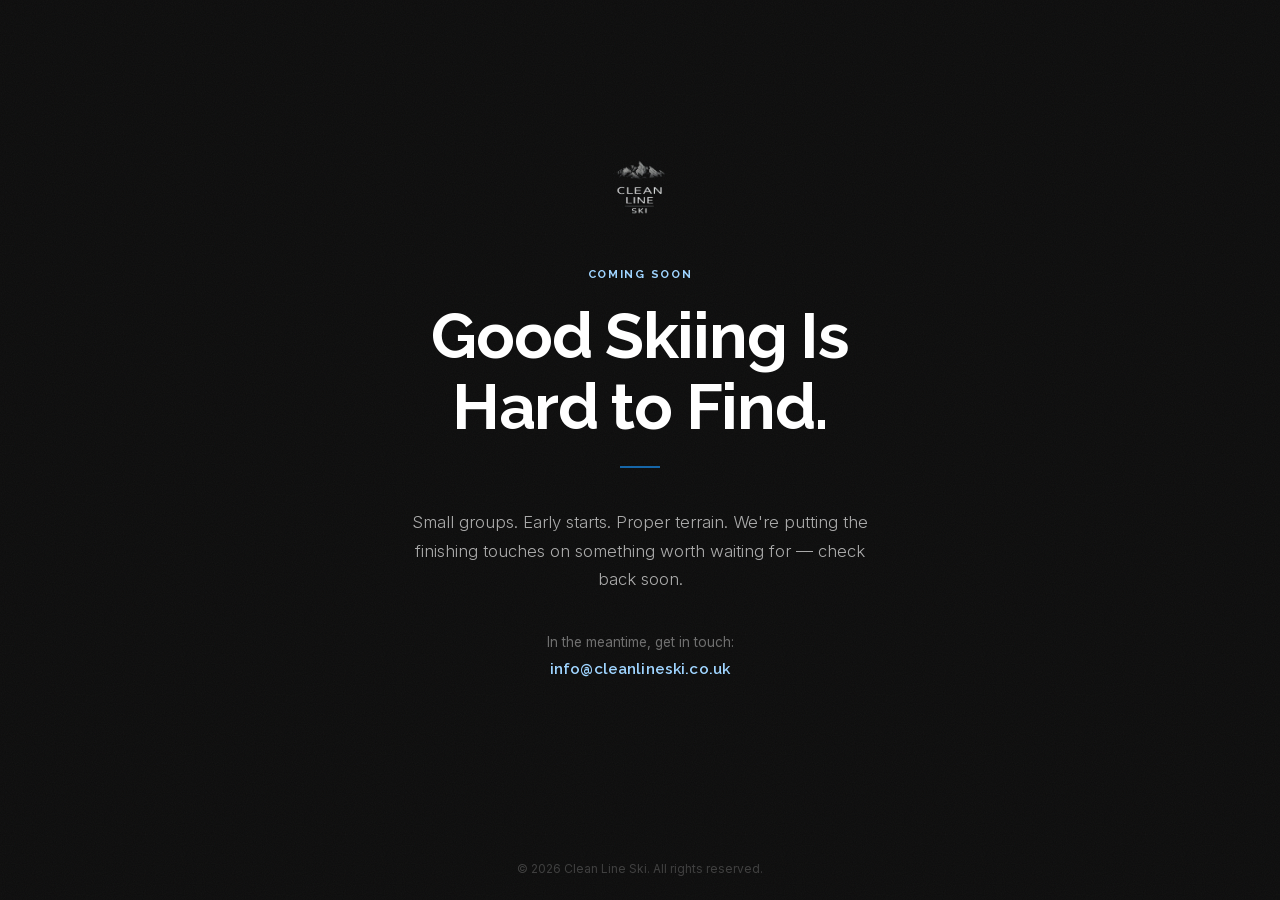
<file: index.html>
<!DOCTYPE html>
<html lang="en">
<head>
  <meta charset="UTF-8" />
  <meta name="viewport" content="width=device-width, initial-scale=1.0" />
  <title>Clean Line Ski — Coming Soon</title>
  <meta name="description" content="Small-group ski trips to Verbier and Val d'Isère for serious skiers. Launching soon." />
  <meta name="robots" content="noindex" />

  <!-- Fonts -->
  <link rel="stylesheet" href="/css/fonts.css" />

  <link rel="icon" type="image/svg+xml" href="favicon.svg" />

  <style>
    *, *::before, *::after { box-sizing: border-box; margin: 0; padding: 0; }

    :root {
      --ink:        #111111;
      --blue:       #1666A8;
      --blue-dark:  #0D4F85;
      --blue-light: #9fd4ff;
      --mid:        #6B6B6B;
      --border:     #2a2a2a;
    }

    html, body {
      height: 100%;
    }

    body {
      font-family: 'Inter', sans-serif;
      background: #0d0d0d;
      color: #fff;
      display: flex;
      flex-direction: column;
      min-height: 100vh;
    }

    /* subtle grain overlay */
    body::before {
      content: '';
      position: fixed;
      inset: 0;
      background-image: url("data:image/svg+xml,%3Csvg viewBox='0 0 200 200' xmlns='http://www.w3.org/2000/svg'%3E%3Cfilter id='n'%3E%3CfeTurbulence type='fractalNoise' baseFrequency='0.9' numOctaves='4' stitchTiles='stitch'/%3E%3C/filter%3E%3Crect width='100%25' height='100%25' filter='url(%23n)' opacity='0.04'/%3E%3C/svg%3E");
      background-size: 200px 200px;
      pointer-events: none;
      z-index: 0;
    }

    main {
      position: relative;
      z-index: 1;
      flex: 1;
      display: flex;
      flex-direction: column;
      align-items: center;
      justify-content: center;
      padding: 3rem 1.5rem;
      text-align: center;
    }

    .logo {
      margin-bottom: 3rem;
    }

    .logo img {
      height: 56px;
      width: auto;
    }

    .label {
      display: inline-block;
      font-family: 'Raleway', sans-serif;
      font-size: 0.7rem;
      font-weight: 700;
      letter-spacing: 0.15em;
      text-transform: uppercase;
      color: var(--blue-light);
      margin-bottom: 1.25rem;
    }

    h1 {
      font-family: 'Raleway', sans-serif;
      font-size: clamp(2.2rem, 6vw, 4rem);
      font-weight: 700;
      line-height: 1.1;
      letter-spacing: -0.02em;
      color: #fff;
      margin-bottom: 1.5rem;
    }

    .sub {
      font-size: 1.05rem;
      font-weight: 300;
      color: rgba(255,255,255,0.65);
      line-height: 1.7;
      max-width: 480px;
      margin: 0 auto 2.5rem;
    }

    .divider {
      width: 40px;
      height: 2px;
      background: var(--blue);
      margin: 0 auto 2.5rem;
    }

    .contact-line {
      font-size: 0.85rem;
      font-weight: 400;
      color: rgba(255,255,255,0.4);
      margin-bottom: 0.6rem;
    }

    .email-link {
      display: inline-block;
      font-family: 'Raleway', sans-serif;
      font-size: 0.95rem;
      font-weight: 600;
      color: var(--blue-light);
      text-decoration: none;
      letter-spacing: 0.01em;
      transition: color 0.2s;
    }

    .email-link:hover {
      color: #fff;
    }

    footer {
      position: relative;
      z-index: 1;
      padding: 1.5rem;
      text-align: center;
      font-size: 0.75rem;
      color: rgba(255,255,255,0.2);
    }
  </style>
</head>
<body>

  <main>

    <div class="logo">
      <img src="/images/footer_logo.webp" alt="Clean Line Ski" />
    </div>

    <span class="label">Coming Soon</span>

    <h1>Good Skiing Is<br />Hard to Find.</h1>

    <div class="divider"></div>

    <p class="sub">Small groups. Early starts. Proper terrain. We're putting the finishing touches on something worth waiting for — check back soon.</p>

    <p class="contact-line">In the meantime, get in touch:</p>
    <a href="mailto:info@cleanlineski.co.uk" class="email-link">info@cleanlineski.co.uk</a>

  </main>

  <footer>
    &copy; 2026 Clean Line Ski. All rights reserved.
  </footer>

</body>
</html>
</file>
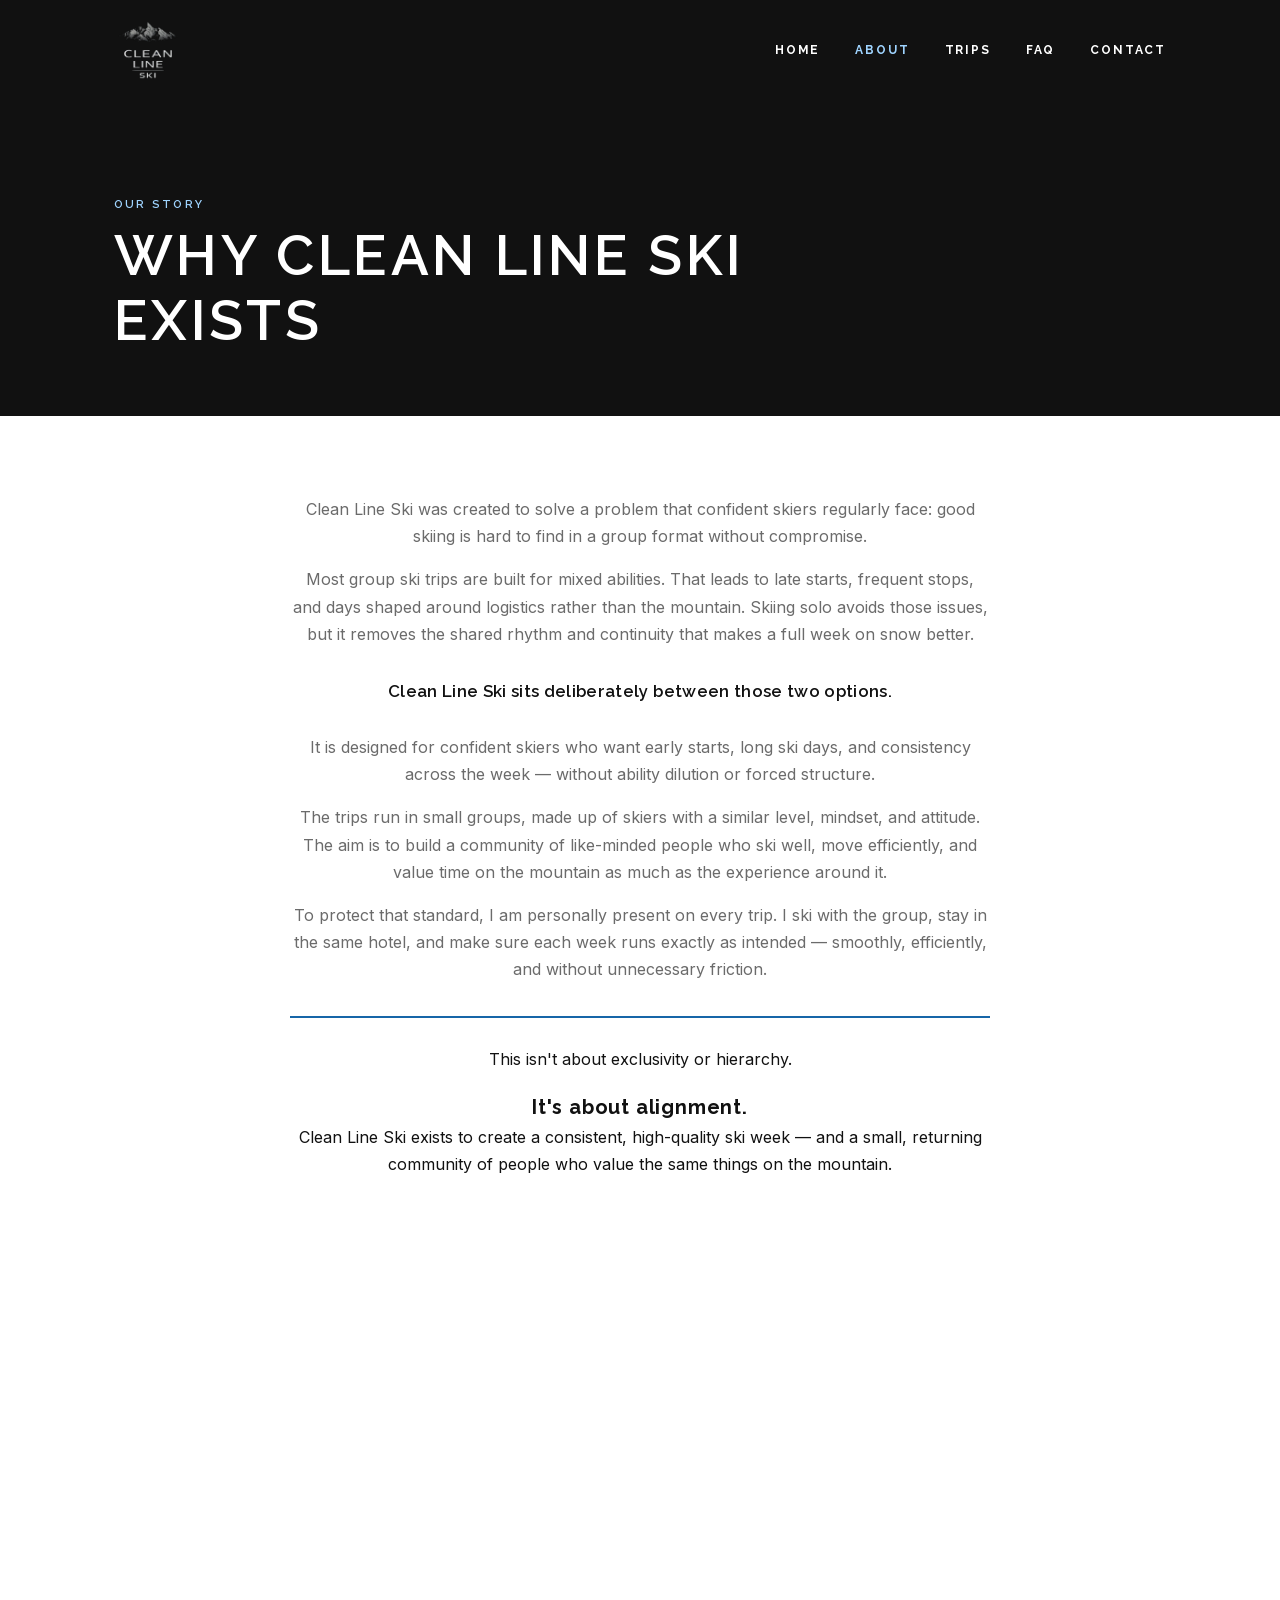
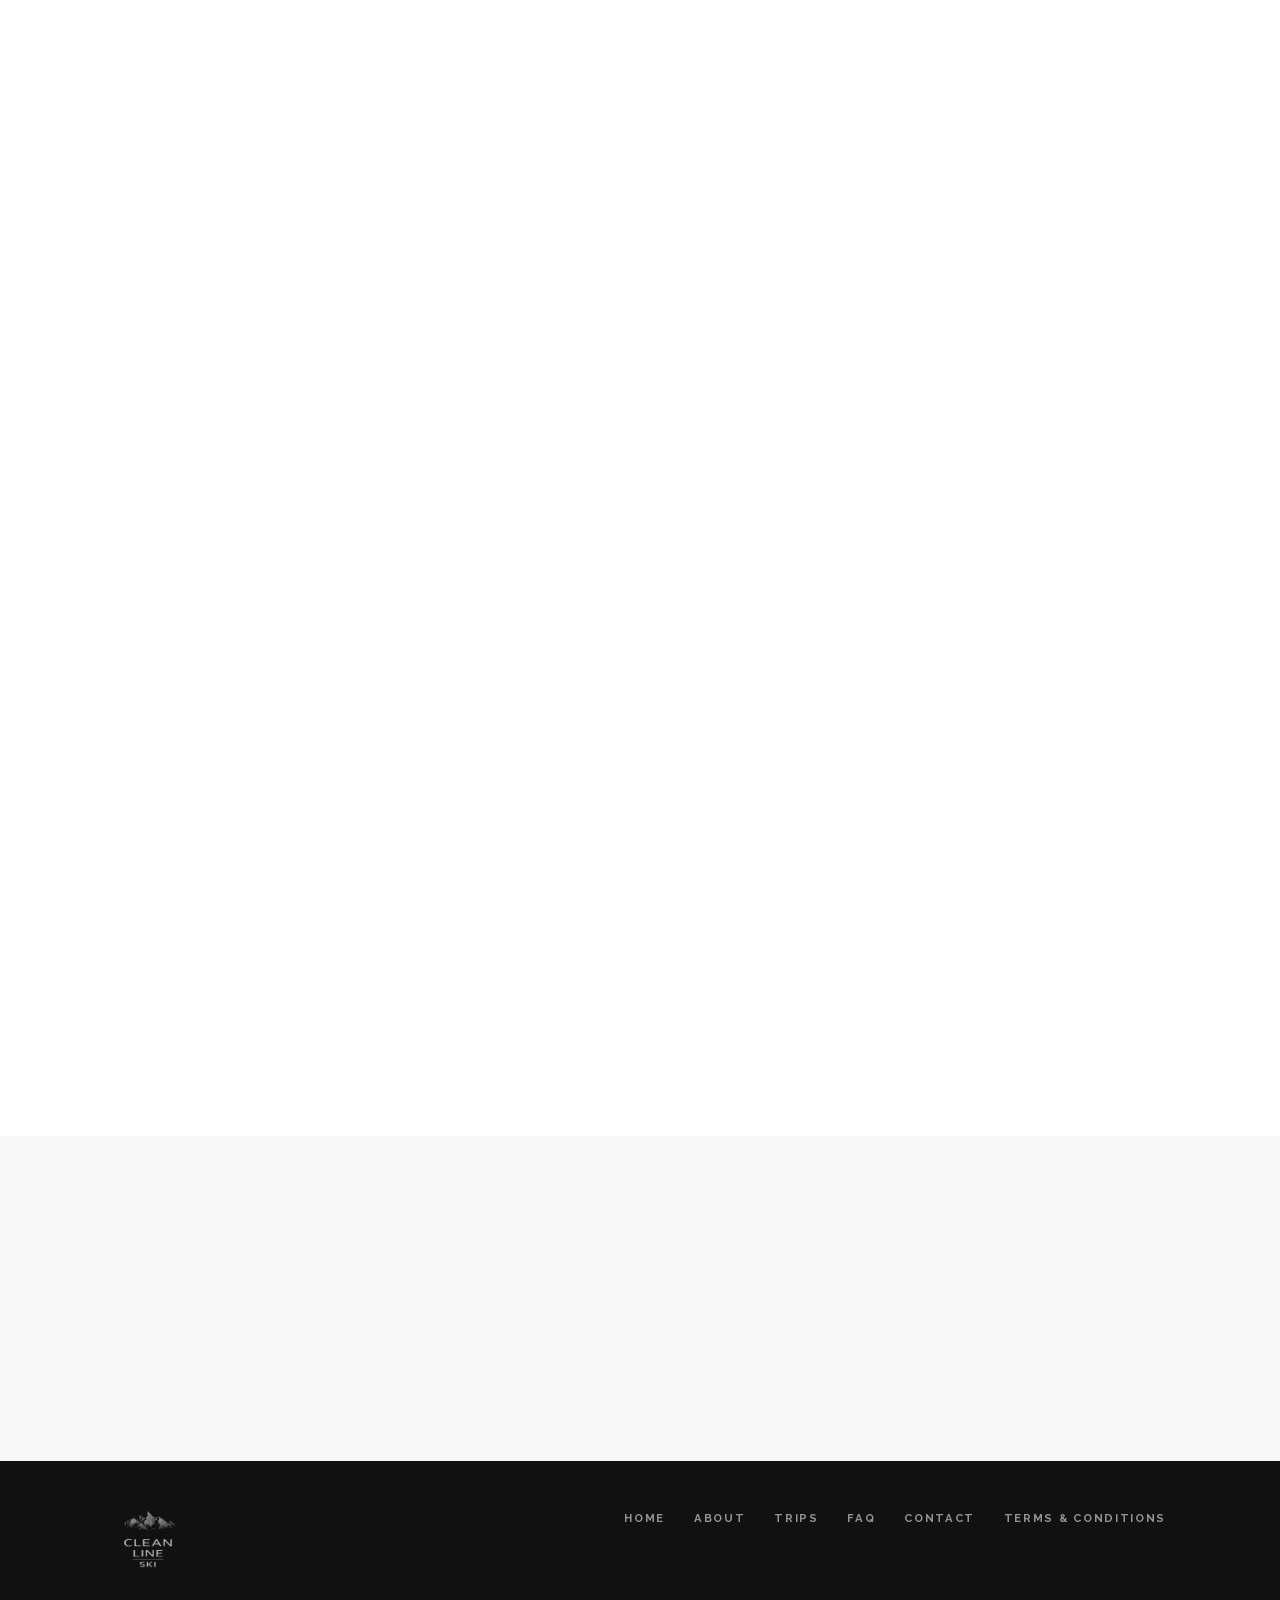
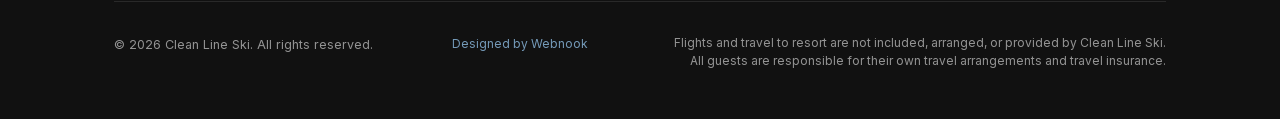
<file: about/index.html>
<!DOCTYPE html>
<html lang="en">
<head>
  <meta charset="UTF-8" />
  <meta name="viewport" content="width=device-width, initial-scale=1.0" />
  <title>About — Clean Line Ski</title>
  <meta name="description" content="Why Clean Line Ski exists — the story, the ethos, and what we stand for. Small groups, serious skiing, no compromise." />
  <link rel="canonical" href="https://cleanlineski.co.uk/about.html" />

  <!-- OG / Twitter -->
  <meta property="og:type" content="website" />
  <meta property="og:title" content="About — Clean Line Ski" />
  <meta property="og:description" content="Why Clean Line Ski exists — the story, the ethos, and what we stand for." />
  <meta property="og:url" content="https://cleanlineski.co.uk/about.html" />
  <meta name="twitter:card" content="summary_large_image" />
  <meta name="twitter:title" content="About — Clean Line Ski" />
  <meta name="twitter:description" content="Small groups, serious skiing, no compromise." />

  <!-- Security -->
  <meta http-equiv="Content-Security-Policy" content="default-src 'self'; style-src 'self'; font-src 'self'; script-src 'self'; img-src 'self' data:; form-action https://formspree.io; connect-src https://formspree.io;" />
  <meta name="referrer" content="strict-origin-when-cross-origin" />

  <!-- Fonts -->
  <link rel="stylesheet" href="../css/fonts.css" />

  <link rel="icon" type="image/svg+xml" href="../favicon.svg" />
  <link rel="stylesheet" href="../css/style.css" />

  <!-- JSON-LD -->
  <script type="application/ld+json">
  {
    "@context": "https://schema.org",
    "@type": "AboutPage",
    "name": "About Clean Line Ski",
    "url": "https://cleanlineski.co.uk/about.html",
    "description": "The story and values behind Clean Line Ski — premium small-group ski trips."
  }
  </script>
</head>
<body>

  <a href="#main" class="skip-link">Skip to content</a>

  <!-- NAV -->
  <header class="site-header scrolled" role="banner">
    <div class="nav-inner">
      <a href="../" class="nav-logo" aria-label="Clean Line Ski home">
        <img src="../images/footer_logo.webp" alt="Clean Line Ski" class="logo-light" />
        <img src="../images/logo.webp" alt="Clean Line Ski" class="logo-dark" />
      </a>
      <nav class="nav-links" aria-label="Main navigation">
        <a href="../">Home</a>
        <a href="../about" class="active">About</a>
        <a href="../trips">Trips</a>
        <a href="../faq">FAQ</a>
        <a href="../contact">Contact</a>
      </nav>
      <button class="nav-toggle" aria-label="Open menu" aria-expanded="false" aria-controls="mobile-nav">
        <span></span><span></span><span></span>
      </button>
    </div>
  </header>

  <!-- MOBILE NAV -->
  <nav id="mobile-nav" class="nav-mobile" aria-label="Mobile navigation">
    <a href="../">Home</a>
    <a href="../about">About</a>
    <a href="../trips">Trips</a>
    <a href="../faq">FAQ</a>
    <a href="../contact">Contact</a>
  </nav>

  <main id="main">

    <!-- HERO -->
    <section class="hero hero--text-only" aria-label="Page header" style="padding-top: 5rem;">
      <div class="hero__content">
        <span class="label">Our Story</span>
        <h1>Why Clean Line Ski Exists</h1>
      </div>
    </section>

    <!-- THE STORY -->
    <section class="section">
      <div class="container">
        <div class="story-block fade-in">
          <p>Clean Line Ski was created to solve a problem that confident skiers regularly face: good skiing is hard to find in a group format without compromise.</p>
          <p>Most group ski trips are built for mixed abilities. That leads to late starts, frequent stops, and days shaped around logistics rather than the mountain. Skiing solo avoids those issues, but it removes the shared rhythm and continuity that makes a full week on snow better.</p>
          <p class="story-statement">Clean Line Ski sits deliberately between those two options.</p>
          <p>It is designed for confident skiers who want early starts, long ski days, and consistency across the week — without ability dilution or forced structure.</p>
          <p>The trips run in small groups, made up of skiers with a similar level, mindset, and attitude. The aim is to build a community of like-minded people who ski well, move efficiently, and value time on the mountain as much as the experience around it.</p>
          <p>To protect that standard, I am personally present on every trip. I ski with the group, stay in the same hotel, and make sure each week runs exactly as intended — smoothly, efficiently, and without unnecessary friction.</p>
          <div class="story-closer">
            <p>This isn't about exclusivity or hierarchy.</p>
            <p class="story-alignment">It's about alignment.</p>
            <p style="margin-top: 1rem; color: var(--mid);">Clean Line Ski exists to create a consistent, high-quality ski week — and a small, returning community of people who value the same things on the mountain.</p>
          </div>
        </div>
      </div>
    </section>

    <!-- PERSONAL PRESENCE -->
    <section class="section" style="background: var(--surface);">
      <div class="container">
        <div class="presence fade-in">
          <div class="presence__img">
            <img src="../images/hero_image.webp" alt="Skiing in the Alps" loading="lazy" />
          </div>
          <div class="presence__text">
            <span class="label">Personal Presence</span>
            <h2>I'm On Every Trip</h2>
            <p>This isn't an operation where you buy a product and get handed off to someone else. I plan the trips, I book the accommodation, and I'm on the hill every single day with the group.</p>
            <p>If the snow conditions change overnight, we look at the options and come up with a sensible plan for the day — whether that means heading higher for better snow or staying lower if the weather or visibility is better there. If a skier is struggling, we'll manage fatigue — sometimes that simply means taking an extra stop to rest and refuel.</p>
            <p>The personal element isn't a marketing point — it's the whole model. You're not booking a package. You're joining a trip I'd want to do myself.</p>
            <p class="compliance-note">Clean Line Ski trips are organised group ski trips, not guided ski services, and all participants are responsible for their own skiing decisions on the mountain.</p>
          </div>
        </div>
      </div>
    </section>

    <!-- VALUES -->
    <section class="section">
      <div class="container">
        <div class="fade-in">
          <span class="label">What We Stand For</span>
          <h2>Our Values</h2>
        </div>
        <div class="values-list fade-in">
          <div class="values-list__item">
            <span class="values-list__label">Small Groups Only</span>
            <p class="values-list__desc">Six skiers maximum. No exceptions. The quality of skiing — the terrain choices, the pace, the experience — depends on keeping numbers tight. We don't compromise on this.</p>
          </div>
          <div class="values-list__item">
            <span class="values-list__label">Early Starts</span>
            <p class="values-list__desc">The best snow doesn't last. We're on first lifts, full stop. This isn't the trip for leisurely mornings and long lunches. The mountain rewards those who show up early — we show up early.</p>
          </div>
          <div class="values-list__item">
            <span class="values-list__label">Terrain Integrity</span>
            <p class="values-list__desc">We go where the skiing is good, not where it's easy to manage. That means reading the mountain properly — looking at aspect, elevation, recent snowfall — and making decisions that serve the skiing.</p>
          </div>
          <div class="values-list__item">
            <span class="values-list__label">Honest Matching</span>
            <p class="values-list__desc">We're upfront about ability requirements for each trip. We'd rather turn someone away at the enquiry stage than have them struggle on the hill. It's better for them, better for the group.</p>
          </div>
          <div class="values-list__item">
            <span class="values-list__label">No Bloat</span>
            <p class="values-list__desc">We don't include stuff to look good on a brochure. The price covers what it covers. We're transparent about what's included and what isn't — and we don't invent activities to pad the week out.</p>
          </div>
        </div>
      </div>
    </section>

    <!-- CTA -->
    <section class="cta-section">
      <div class="container fade-in">
        <span class="label">Join Us</span>
        <h2>Interested in Joining a Trip?</h2>
        <p>Tell us a bit about yourself and your skiing — we'll let you know whether we're a good fit.</p>
        <a href="../contact" class="btn btn--primary">Make an Enquiry</a>
      </div>
    </section>

  </main>

  <!-- FOOTER -->
  <footer class="site-footer" role="contentinfo">
    <div class="footer-inner">
      <div class="footer-top">
        <a href="../" class="footer-logo" aria-label="Clean Line Ski home">
          <img src="../images/footer_logo.webp" alt="Clean Line Ski" />
        </a>
        <nav class="footer-links" aria-label="Footer navigation">
          <a href="../">Home</a>
          <a href="../about">About</a>
          <a href="../trips">Trips</a>
          <a href="../faq">FAQ</a>
          <a href="../contact">Contact</a>
          <a href="../terms">Terms &amp; Conditions</a>
        </nav>
      </div>
      <div class="footer-bottom">
        <p class="footer-copyright">&copy; 2026 Clean Line Ski. All rights reserved.</p>
        <p class="footer-credit">Designed by <a href="https://webnook.co.uk" target="_blank" rel="noopener">Webnook</a></p>
        <p class="footer-compliance">Flights and travel to resort are not included, arranged, or provided by Clean Line Ski. All guests are responsible for their own travel arrangements and travel insurance.</p>
      </div>
    </div>
  </footer>

  <script src="../js/main.js"></script>
</body>
</html>
</file>
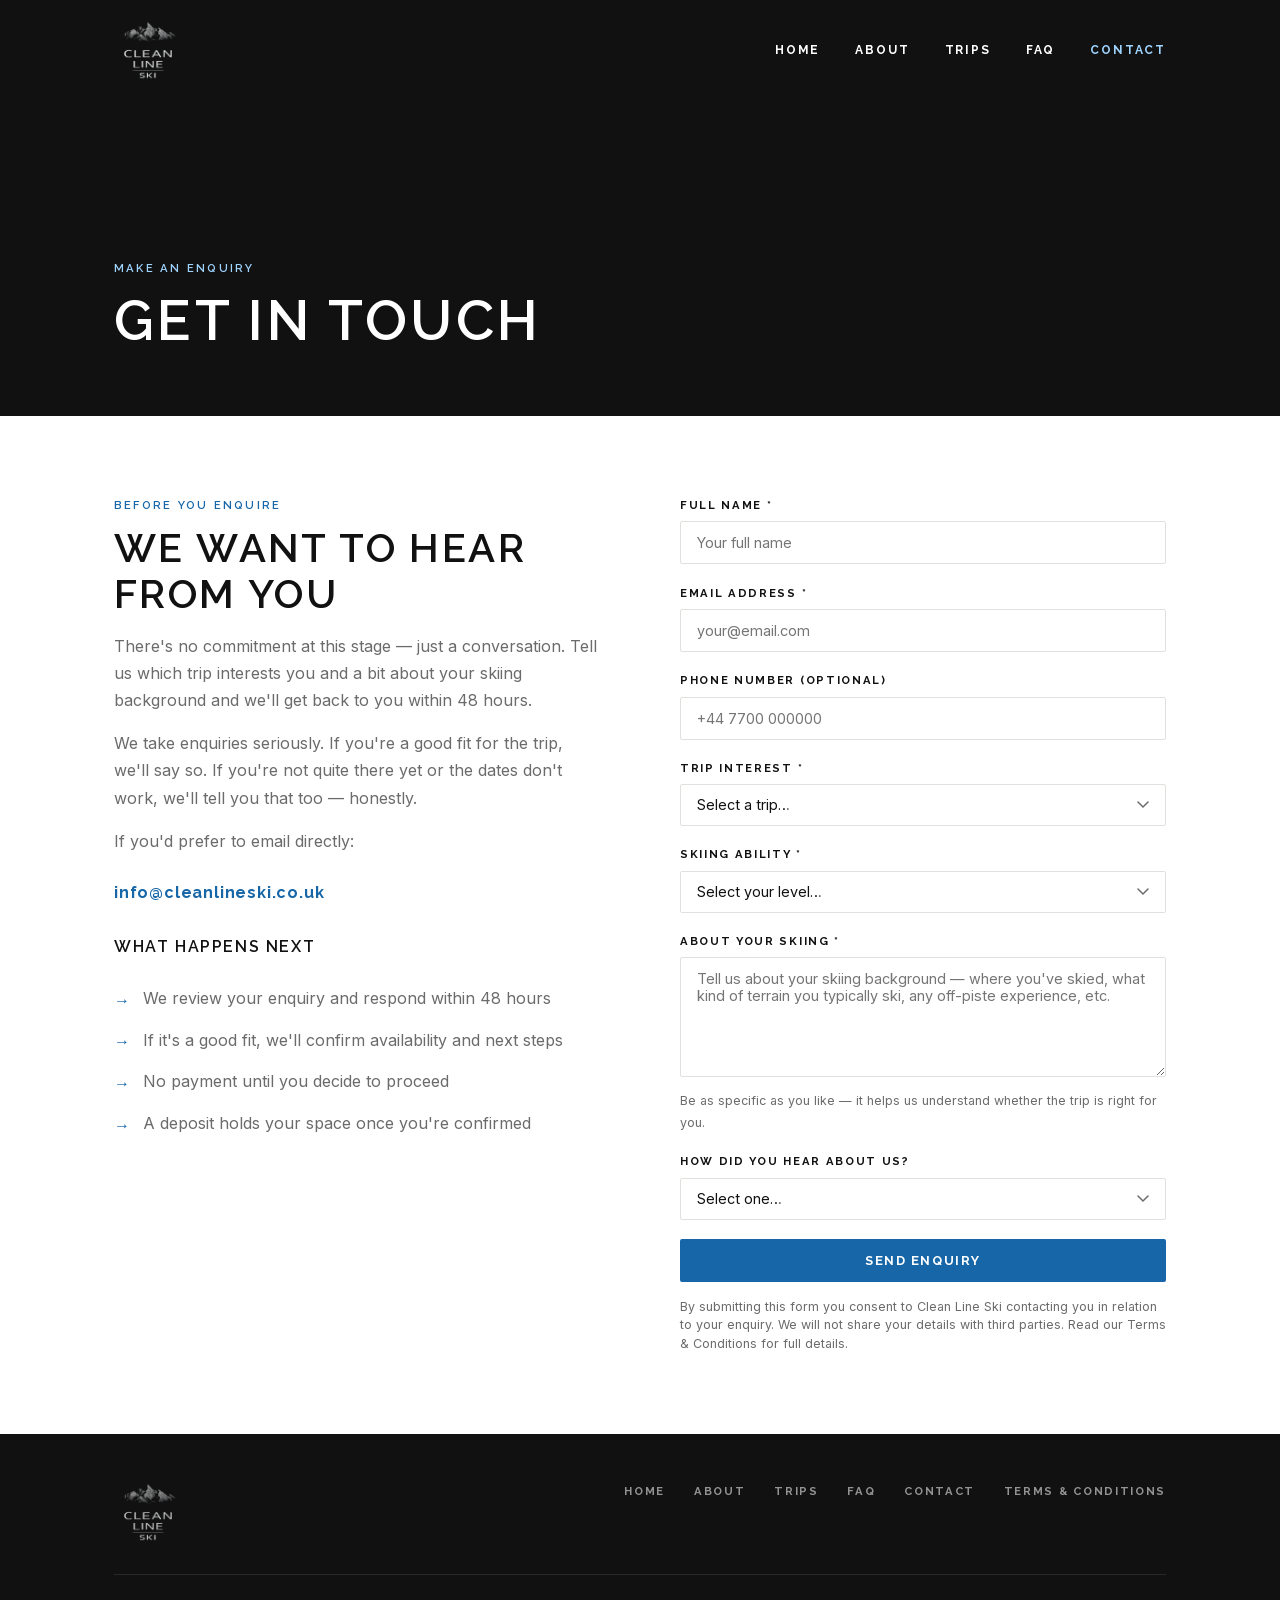
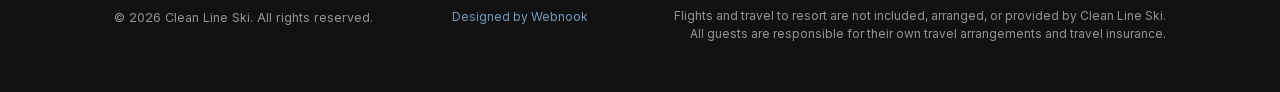
<file: contact/index.html>
<!DOCTYPE html>
<html lang="en">
<head>
  <meta charset="UTF-8" />
  <meta name="viewport" content="width=device-width, initial-scale=1.0" />
  <title>Get in Touch — Clean Line Ski</title>
  <meta name="description" content="Enquire about a Clean Line Ski trip. Tell us about your skiing and which trip interests you — we'll get back to you within 48 hours." />
  <link rel="canonical" href="https://cleanlineski.co.uk/contact.html" />

  <!-- OG / Twitter -->
  <meta property="og:type" content="website" />
  <meta property="og:title" content="Get in Touch — Clean Line Ski" />
  <meta property="og:description" content="Enquire about a Clean Line Ski trip. We'll get back to you within 48 hours." />
  <meta property="og:url" content="https://cleanlineski.co.uk/contact.html" />
  <meta name="twitter:card" content="summary" />
  <meta name="twitter:title" content="Get in Touch — Clean Line Ski" />
  <meta name="twitter:description" content="Enquire about a Clean Line Ski trip." />

  <!-- Security -->
  <meta http-equiv="Content-Security-Policy" content="default-src 'self'; style-src 'self'; font-src 'self'; script-src 'self'; img-src 'self' data:; form-action https://formspree.io; connect-src https://formspree.io;" />
  <meta name="referrer" content="strict-origin-when-cross-origin" />

  <!-- Fonts -->
  <link rel="stylesheet" href="../css/fonts.css" />

  <link rel="icon" type="image/svg+xml" href="../favicon.svg" />
  <link rel="stylesheet" href="../css/style.css" />
</head>
<body>

  <a href="#main" class="skip-link">Skip to content</a>

  <!-- NAV -->
  <header class="site-header scrolled" role="banner">
    <div class="nav-inner">
      <a href="../" class="nav-logo" aria-label="Clean Line Ski home">
        <img src="../images/footer_logo.webp" alt="Clean Line Ski" class="logo-light" />
        <img src="../images/logo.webp" alt="Clean Line Ski" class="logo-dark" />
      </a>
      <nav class="nav-links" aria-label="Main navigation">
        <a href="../">Home</a>
        <a href="../about">About</a>
        <a href="../trips">Trips</a>
        <a href="../faq">FAQ</a>
        <a href="../contact" class="active">Contact</a>
      </nav>
      <button class="nav-toggle" aria-label="Open menu" aria-expanded="false" aria-controls="mobile-nav">
        <span></span><span></span><span></span>
      </button>
    </div>
  </header>

  <!-- MOBILE NAV -->
  <nav id="mobile-nav" class="nav-mobile" aria-label="Mobile navigation">
    <a href="../">Home</a>
    <a href="../about">About</a>
    <a href="../trips">Trips</a>
    <a href="../faq">FAQ</a>
    <a href="../contact">Contact</a>
  </nav>

  <main id="main">

    <!-- HERO -->
    <section class="hero hero--text-only" aria-label="Page header" style="padding-top: 5rem;">
      <div class="hero__content">
        <span class="label">Make an Enquiry</span>
        <h1>Get in Touch</h1>
      </div>
    </section>

    <!-- CONTACT SECTION -->
    <section class="section">
      <div class="container">
        <div class="contact-grid">

          <!-- Info -->
          <div class="contact-info fade-in">
            <span class="label">Before You Enquire</span>
            <h2>We Want to Hear From You</h2>
            <p>There's no commitment at this stage — just a conversation. Tell us which trip interests you and a bit about your skiing background and we'll get back to you within 48 hours.</p>
            <p>We take enquiries seriously. If you're a good fit for the trip, we'll say so. If you're not quite there yet or the dates don't work, we'll tell you that too — honestly.</p>
            <p style="margin-bottom: 0.2rem;">If you'd prefer to email directly:</p>
            <a href="mailto:info@cleanlineski.co.uk" class="contact-email">info@cleanlineski.co.uk</a>

            <div style="margin-top: 2rem; padding: 1.5rem; background: var(--surface); border-radius: 2px; border: 1px solid var(--border);">
              <h4 style="margin-bottom: 0.6rem; font-size: 0.75rem;">What Happens Next</h4>
              <ul class="who-list" style="margin-top: 0;">
                <li>We review your enquiry and respond within 48 hours</li>
                <li>If it's a good fit, we'll confirm availability and next steps</li>
                <li>No payment until you decide to proceed</li>
                <li>A deposit holds your space once you're confirmed</li>
              </ul>
            </div>
          </div>

          <!-- Form -->
          <div class="fade-in">
            <form id="contact-form" action="https://formspree.io/f/XXXXXXXX" method="POST" novalidate>

              <div class="form-group">
                <label for="name">Full Name <span aria-hidden="true" style="color: var(--blue);">*</span></label>
                <input type="text" id="name" name="name" required autocomplete="name" placeholder="Your full name" />
              </div>

              <div class="form-group">
                <label for="email">Email Address <span aria-hidden="true" style="color: var(--blue);">*</span></label>
                <input type="email" id="email" name="email" required autocomplete="email" placeholder="your@email.com" />
              </div>

              <div class="form-group">
                <label for="phone">Phone Number <span style="color: var(--mid); font-weight: 400; text-transform: none; letter-spacing: 0;">(optional)</span></label>
                <input type="tel" id="phone" name="phone" autocomplete="tel" placeholder="+44 7700 000000" />
              </div>

              <div class="form-group">
                <label for="trip">Trip Interest <span aria-hidden="true" style="color: var(--blue);">*</span></label>
                <select id="trip" name="trip" required>
                  <option value="" disabled selected>Select a trip…</option>
                  <option value="verbier">Verbier — February 2027</option>
                  <option value="valdisere">Val d'Isère — March 2027</option>
                  <option value="valthorens">Val Thorens — 2027 (dates TBC)</option>
                  <option value="unsure">Not sure — help me choose</option>
                </select>
              </div>

              <div class="form-group">
                <label for="ability">Skiing Ability <span aria-hidden="true" style="color: var(--blue);">*</span></label>
                <select id="ability" name="ability" required>
                  <option value="" disabled selected>Select your level…</option>
                  <option value="confident-intermediate">Confident Intermediate (strong reds)</option>
                  <option value="advanced">Advanced (comfortable on blacks)</option>
                  <option value="expert">Expert (off-piste experience)</option>
                </select>
              </div>

              <div class="form-group">
                <label for="about">About Your Skiing <span aria-hidden="true" style="color: var(--blue);">*</span></label>
                <textarea id="about" name="about" required placeholder="Tell us about your skiing background — where you've skied, what kind of terrain you typically ski, any off-piste experience, etc."></textarea>
                <p class="form-note">Be as specific as you like — it helps us understand whether the trip is right for you.</p>
              </div>

              <div class="form-group">
                <label for="referral">How Did You Hear About Us?</label>
                <select id="referral" name="referral">
                  <option value="" disabled selected>Select one…</option>
                  <option value="search">Google / Search engine</option>
                  <option value="instagram">Instagram</option>
                  <option value="friend">Friend or recommendation</option>
                  <option value="skiing-forum">Skiing forum or community</option>
                  <option value="other">Other</option>
                </select>
              </div>

              <div class="form-submit">
                <button type="submit" class="btn btn--primary">Send Enquiry</button>
              </div>

              <div id="form-msg" class="form-msg" role="alert" aria-live="polite"></div>

              <p class="compliance-text">By submitting this form you consent to Clean Line Ski contacting you in relation to your enquiry. We will not share your details with third parties. Read our <a href="../terms" style="color: var(--blue);">Terms &amp; Conditions</a> for full details.</p>

            </form>
          </div>

        </div>
      </div>
    </section>

  </main>

  <!-- FOOTER -->
  <footer class="site-footer" role="contentinfo">
    <div class="footer-inner">
      <div class="footer-top">
        <a href="../" class="footer-logo" aria-label="Clean Line Ski home">
          <img src="../images/footer_logo.webp" alt="Clean Line Ski" />
        </a>
        <nav class="footer-links" aria-label="Footer navigation">
          <a href="../">Home</a>
          <a href="../about">About</a>
          <a href="../trips">Trips</a>
          <a href="../faq">FAQ</a>
          <a href="../contact">Contact</a>
          <a href="../terms">Terms &amp; Conditions</a>
        </nav>
      </div>
      <div class="footer-bottom">
        <p class="footer-copyright">&copy; 2026 Clean Line Ski. All rights reserved.</p>
        <p class="footer-credit">Designed by <a href="https://webnook.co.uk" target="_blank" rel="noopener">Webnook</a></p>
        <p class="footer-compliance">Flights and travel to resort are not included, arranged, or provided by Clean Line Ski. All guests are responsible for their own travel arrangements and travel insurance.</p>
      </div>
    </div>
  </footer>

  <script src="../js/main.js"></script>
</body>
</html>
</file>
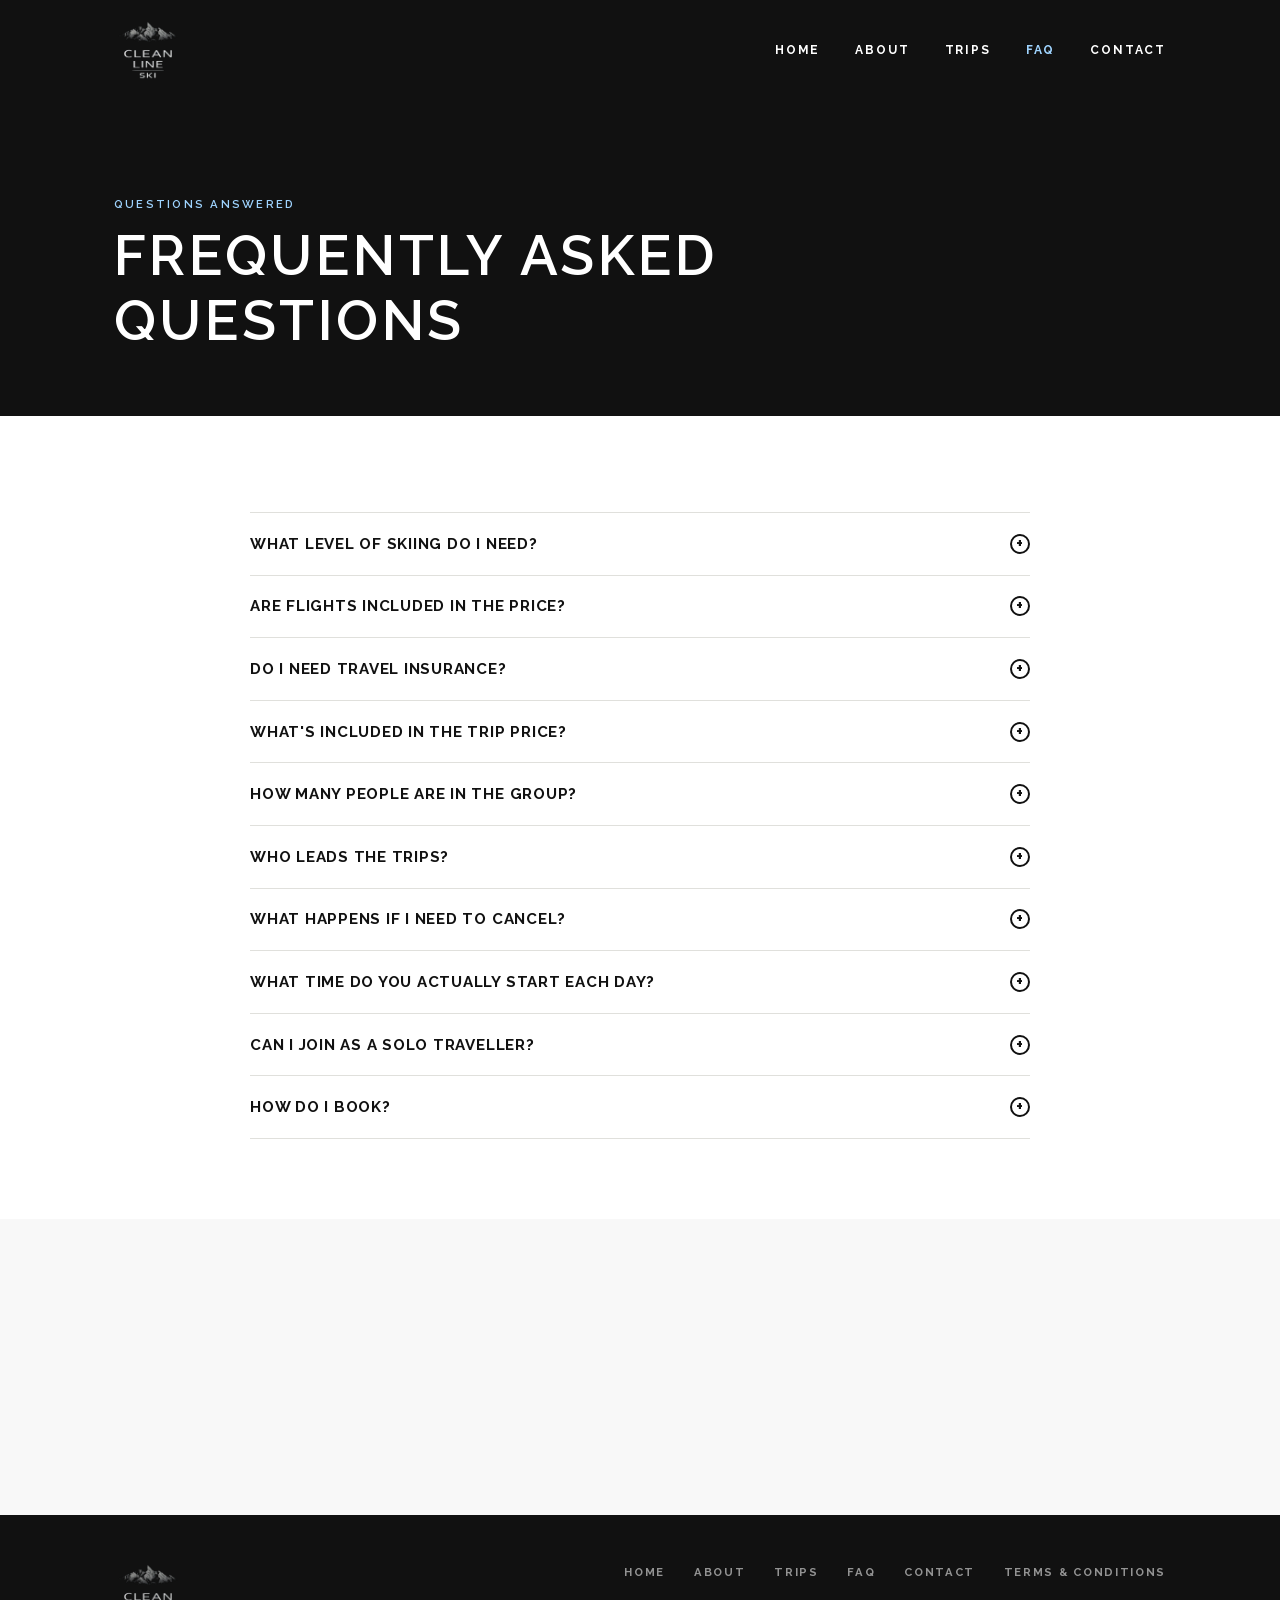
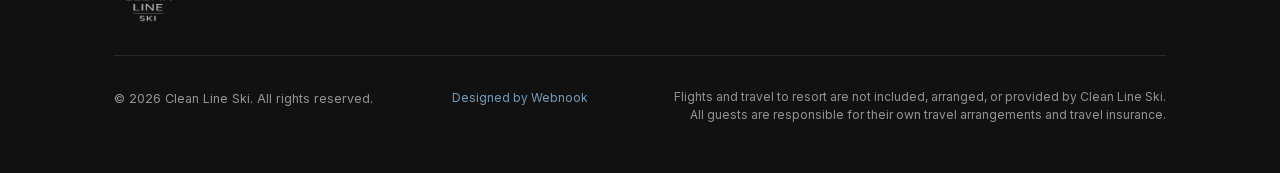
<file: faq/index.html>
<!DOCTYPE html>
<html lang="en">
<head>
  <meta charset="UTF-8" />
  <meta name="viewport" content="width=device-width, initial-scale=1.0" />
  <title>FAQ — Clean Line Ski</title>
  <meta name="description" content="Frequently asked questions about Clean Line Ski trips — booking, ability levels, what's included, flights, insurance and more." />
  <link rel="canonical" href="https://cleanlineski.co.uk/faq.html" />

  <!-- OG / Twitter -->
  <meta property="og:type" content="website" />
  <meta property="og:title" content="FAQ — Clean Line Ski" />
  <meta property="og:description" content="Common questions answered — what's included, ability requirements, flights, insurance, and more." />
  <meta property="og:url" content="https://cleanlineski.co.uk/faq.html" />
  <meta name="twitter:card" content="summary" />
  <meta name="twitter:title" content="FAQ — Clean Line Ski" />
  <meta name="twitter:description" content="Common questions answered — what's included, ability requirements, flights, insurance, and more." />

  <!-- Security -->
  <meta http-equiv="Content-Security-Policy" content="default-src 'self'; style-src 'self'; font-src 'self'; script-src 'self'; img-src 'self' data:; form-action https://formspree.io; connect-src https://formspree.io;" />
  <meta name="referrer" content="strict-origin-when-cross-origin" />

  <!-- Fonts -->
  <link rel="stylesheet" href="../css/fonts.css" />

  <link rel="icon" type="image/svg+xml" href="../favicon.svg" />
  <link rel="stylesheet" href="../css/style.css" />

  <!-- JSON-LD FAQPage -->
  <script type="application/ld+json">
  {
    "@context": "https://schema.org",
    "@type": "FAQPage",
    "mainEntity": [
      {
        "@type": "Question",
        "name": "What level of skiing do I need?",
        "acceptedAnswer": {
          "@type": "Answer",
          "text": "These trips are best suited to confident intermediate skiers and above. Off-piste skiing is completely optional — qualified local guides can be arranged in advance for those who want it. If you're unsure whether the trip is right for you, just get in touch."
        }
      },
      {
        "@type": "Question",
        "name": "Are flights included?",
        "acceptedAnswer": {
          "@type": "Answer",
          "text": "No. Flights and travel to resort are not included, not arranged, and not provided by Clean Line Ski. You book your own flights. We'll tell you the resort, the dates, and the nearest airports — the travel itself is down to you."
        }
      },
      {
        "@type": "Question",
        "name": "Do I need travel insurance?",
        "acceptedAnswer": {
          "@type": "Answer",
          "text": "Yes — and it's mandatory. You must have travel insurance that specifically covers skiing and off-piste skiing before your booking can be confirmed. We'll ask for proof of insurance before the trip."
        }
      }
    ]
  }
  </script>
</head>
<body>

  <a href="#main" class="skip-link">Skip to content</a>

  <!-- NAV -->
  <header class="site-header scrolled" role="banner">
    <div class="nav-inner">
      <a href="../" class="nav-logo" aria-label="Clean Line Ski home">
        <img src="../images/footer_logo.webp" alt="Clean Line Ski" class="logo-light" />
        <img src="../images/logo.webp" alt="Clean Line Ski" class="logo-dark" />
      </a>
      <nav class="nav-links" aria-label="Main navigation">
        <a href="../">Home</a>
        <a href="../about">About</a>
        <a href="../trips">Trips</a>
        <a href="../faq" class="active">FAQ</a>
        <a href="../contact">Contact</a>
      </nav>
      <button class="nav-toggle" aria-label="Open menu" aria-expanded="false" aria-controls="mobile-nav">
        <span></span><span></span><span></span>
      </button>
    </div>
  </header>

  <!-- MOBILE NAV -->
  <nav id="mobile-nav" class="nav-mobile" aria-label="Mobile navigation">
    <a href="../">Home</a>
    <a href="../about">About</a>
    <a href="../trips">Trips</a>
    <a href="../faq">FAQ</a>
    <a href="../contact">Contact</a>
  </nav>

  <main id="main">

    <!-- HERO -->
    <section class="hero hero--text-only" aria-label="Page header" style="padding-top: 5rem;">
      <div class="hero__content">
        <span class="label">Questions Answered</span>
        <h1>Frequently Asked Questions</h1>
      </div>
    </section>

    <!-- FAQ CONTENT -->
    <section class="section">
      <div class="container">
        <div class="faq-list fade-in">

          <div class="faq-item">
            <button class="faq-question" aria-expanded="false">
              What level of skiing do I need?
              <span class="faq-icon" aria-hidden="true">+</span>
            </button>
            <div class="faq-answer">
              <p>These trips are best suited to confident intermediate skiers and above. If you're comfortable skiing red runs and happy exploring some black terrain, you'll fit in well.</p>
              <p>We spend full days on the mountain, moving around the resort and skiing a mix of terrain as we explore different areas. Because of that, a reasonable level of fitness helps — the aim is to enjoy long days skiing with a few well-timed stops to rest and refuel.</p>
              <p>Off-piste skiing is completely optional. For those who want to explore beyond the marked runs, qualified local guides can be arranged in advance. Not everyone in the group chooses to ski off-piste, and plenty of people stay on piste for the entire trip and still get a huge amount out of the experience.</p>
              <p>If you're unsure whether the trip is right for you, <a href="../contact" style="color: var(--blue); text-decoration: underline;">just get in touch</a>.</p>
            </div>
          </div>

          <div class="faq-item">
            <button class="faq-question" aria-expanded="false">
              Are flights included in the price?
              <span class="faq-icon" aria-hidden="true">+</span>
            </button>
            <div class="faq-answer">
              <p>No. Flights are not included, not arranged, and not provided by Clean Line Ski. You book your own flights to the relevant airport. We'll give you the resort, the dates, and airport options — the travel is your responsibility.</p>
              <p>For Verbier, Geneva is the closest airport. For Val d'Isère, Geneva or Chambéry work well.</p>
            </div>
          </div>

          <div class="faq-item">
            <button class="faq-question" aria-expanded="false">
              Do I need travel insurance?
              <span class="faq-icon" aria-hidden="true">+</span>
            </button>
            <div class="faq-answer">
              <p>Yes — it's mandatory. You must have travel insurance in place that specifically covers skiing and off-piste skiing before your booking is confirmed. We'll ask for proof of cover before the trip departs.</p>
              <p>If you need help finding appropriate ski insurance, we're happy to point you in the right direction — but the choice and purchase is yours.</p>
            </div>
          </div>

          <div class="faq-item">
            <button class="faq-question" aria-expanded="false">
              What's included in the trip price?
              <span class="faq-icon" aria-hidden="true">+</span>
            </button>
            <div class="faq-answer">
              <p><strong>Included:</strong></p>
              <ul class="faq-list--included">
                <li>7 nights accommodation</li>
                <li>Return resort transfers (within agreed standard arrival windows)</li>
                <li>Half board at the accommodation (breakfast and evening meal)</li>
                <li>Full area lift pass</li>
              </ul>
              <p><strong>Not included:</strong></p>
              <ul class="faq-list--excluded">
                <li>Flights</li>
                <li>Lunches and drinks</li>
                <li>Ski hire and equipment</li>
                <li>Ski lessons</li>
                <li>Professional ski guiding</li>
                <li>Travel insurance</li>
                <li>Any personal expenses or optional extras</li>
              </ul>
            </div>
          </div>

          <div class="faq-item">
            <button class="faq-question" aria-expanded="false">
              How many people are in the group?
              <span class="faq-icon" aria-hidden="true">+</span>
            </button>
            <div class="faq-answer">
              <p>Maximum six skiers per trip. That's a firm limit — not a soft one. The quality of guiding, terrain selection, and overall experience relies on keeping the group small. We won't increase group sizes to fill revenue gaps.</p>
            </div>
          </div>

          <div class="faq-item">
            <button class="faq-question" aria-expanded="false">
              Who leads the trips?
              <span class="faq-icon" aria-hidden="true">+</span>
            </button>
            <div class="faq-answer">
              <p>Every trip is led personally. You won't be handed to a third-party guide or someone you've never met. The person who answers your enquiry is the person on the hill with you all week.</p>
            </div>
          </div>

          <div class="faq-item">
            <button class="faq-question" aria-expanded="false">
              What happens if I need to cancel?
              <span class="faq-icon" aria-hidden="true">+</span>
            </button>
            <div class="faq-answer">
              <p>Cancellation terms depend on how far in advance you cancel. Full details are in our <a href="../terms" style="color: var(--blue); text-decoration: underline;">Terms &amp; Conditions</a>. In short: deposits are non-refundable unless we cancel the trip; full payment is required within a certain window of departure.</p>
              <p>If you're concerned about cancellation risk, this is exactly why we recommend comprehensive travel insurance — good ski policies include trip cancellation cover.</p>
            </div>
          </div>

          <div class="faq-item">
            <button class="faq-question" aria-expanded="false">
              What time do you actually start each day?
              <span class="faq-icon" aria-hidden="true">+</span>
            </button>
            <div class="faq-answer">
              <p>Typically we're on first lifts — that usually means 8am to 9am depending on the resort and conditions. We don't apologise for this. The best snow and the emptiest runs go to people who show up early. If leisurely mornings are important to you, this probably isn't the right trip.</p>
            </div>
          </div>

          <div class="faq-item">
            <button class="faq-question" aria-expanded="false">
              Can I join as a solo traveller?
              <span class="faq-icon" aria-hidden="true">+</span>
            </button>
            <div class="faq-answer">
              <p>Yes. Solo travellers are welcome and make up a good portion of our bookings. The group dynamic tends to work well — people who sign up for a trip like this share similar attitudes to skiing. If you want to know what the current group composition looks like before committing, just ask.</p>
            </div>
          </div>

          <div class="faq-item">
            <button class="faq-question" aria-expanded="false">
              How do I book?
              <span class="faq-icon" aria-hidden="true">+</span>
            </button>
            <div class="faq-answer">
              <p>Start with an enquiry via the <a href="../contact" style="color: var(--blue); text-decoration: underline;">contact form</a>. There's no payment at that stage — just tell us about your skiing and which trip you're interested in. We'll get back to you within 48 hours.</p>
              <p>If it's a good fit, we'll confirm the details and ask for a deposit to hold your space. The remaining balance is due 8 weeks before departure.</p>
            </div>
          </div>

        </div>


      </div>
    </section>

    <!-- Footer CTA -->
    <section class="cta-section">
      <div class="container fade-in">
        <h2>Still Have a Question?</h2>
        <p>We're happy to answer anything that's not covered above. Send us a message and we'll get back to you quickly.</p>
        <a href="../contact" class="btn btn--primary">Get in Touch</a>
      </div>
    </section>

  </main>

  <!-- FOOTER -->
  <footer class="site-footer" role="contentinfo">
    <div class="footer-inner">
      <div class="footer-top">
        <a href="../" class="footer-logo" aria-label="Clean Line Ski home">
          <img src="../images/footer_logo.webp" alt="Clean Line Ski" />
        </a>
        <nav class="footer-links" aria-label="Footer navigation">
          <a href="../">Home</a>
          <a href="../about">About</a>
          <a href="../trips">Trips</a>
          <a href="../faq">FAQ</a>
          <a href="../contact">Contact</a>
          <a href="../terms">Terms &amp; Conditions</a>
        </nav>
      </div>
      <div class="footer-bottom">
        <p class="footer-copyright">&copy; 2026 Clean Line Ski. All rights reserved.</p>
        <p class="footer-credit">Designed by <a href="https://webnook.co.uk" target="_blank" rel="noopener">Webnook</a></p>
        <p class="footer-compliance">Flights and travel to resort are not included, arranged, or provided by Clean Line Ski. All guests are responsible for their own travel arrangements and travel insurance.</p>
      </div>
    </div>
  </footer>

  <script src="../js/main.js"></script>
</body>
</html>
</file>
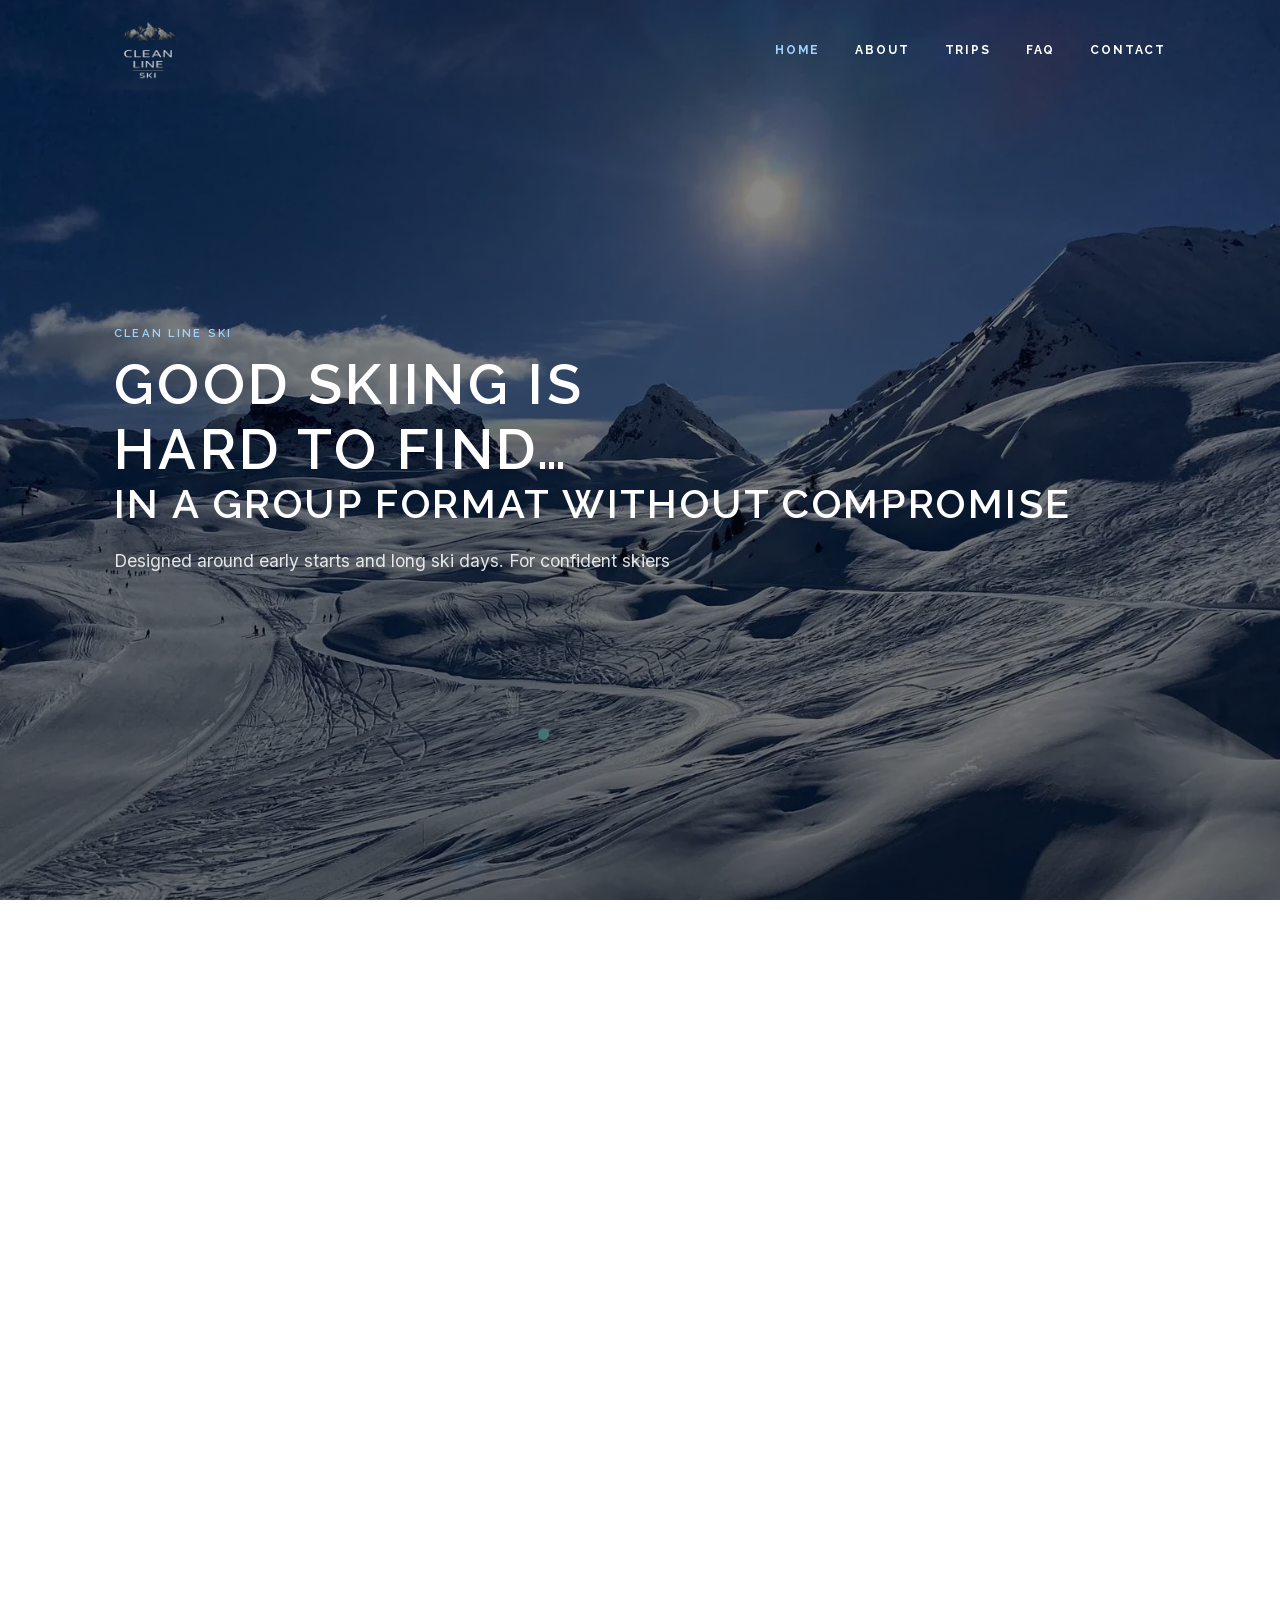
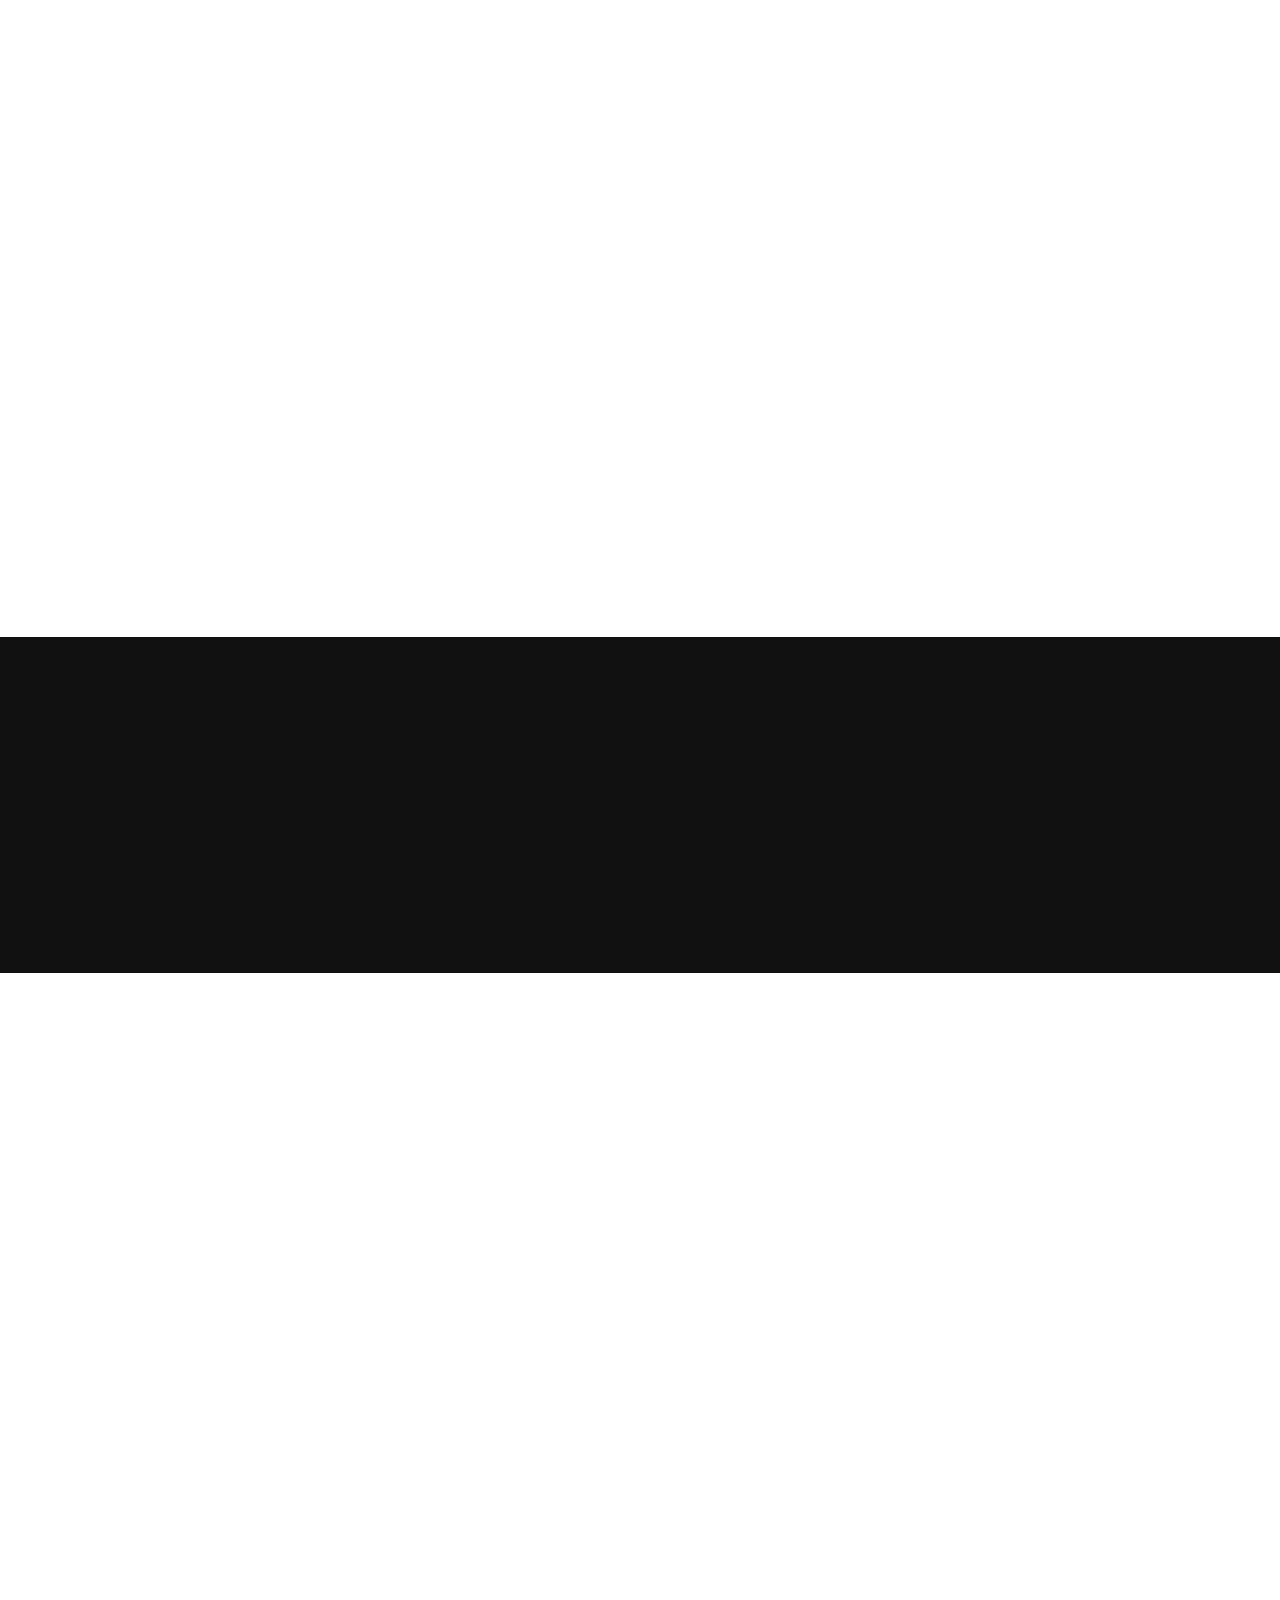
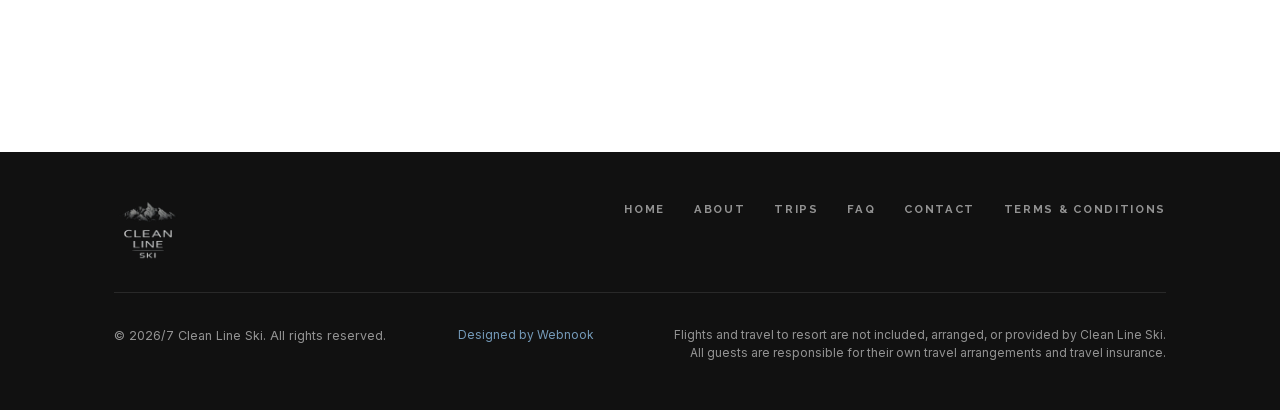
<file: holding/index.html>
<!DOCTYPE html>
<html lang="en">
<head>
  <meta charset="UTF-8" />
  <meta name="viewport" content="width=device-width, initial-scale=1.0" />
  <title>Clean Line Ski — Premium Ski Trips for Serious Skiers</title>
  <meta name="description" content="Small-group ski trips to Verbier and Val d'Isère for confident and advanced skiers. Early starts, no compromise, no crowds." />
  <link rel="canonical" href="https://cleanlineski.co.uk/" />

  <!-- OG / Twitter -->
  <meta property="og:type" content="website" />
  <meta property="og:title" content="Clean Line Ski — Premium Ski Trips for Serious Skiers" />
  <meta property="og:description" content="Small-group ski trips to Verbier and Val d'Isère for confident and advanced skiers." />
  <meta property="og:url" content="https://cleanlineski.co.uk/" />
  <meta name="twitter:card" content="summary_large_image" />
  <meta name="twitter:title" content="Clean Line Ski" />
  <meta name="twitter:description" content="Small-group ski trips for serious skiers. No queues, no compromise." />

  <!-- Security -->
  <meta http-equiv="Content-Security-Policy" content="default-src 'self'; style-src 'self'; font-src 'self'; script-src 'self'; img-src 'self' data:; form-action https://formspree.io; connect-src https://formspree.io;" />
  <meta name="referrer" content="strict-origin-when-cross-origin" />

  <!-- Fonts — preload critical latin subsets first, then load the CSS -->
  <link rel="preload" as="font" type="font/woff2" href="../fonts/inter-latin.woff2" crossorigin />
  <link rel="preload" as="font" type="font/woff2" href="../fonts/raleway-latin.woff2" crossorigin />
  <link rel="stylesheet" href="../css/fonts.css" />

  <!-- Preload hero image so browser fetches it immediately (improves LCP) -->
  <link rel="preload" as="image" href="../images/hero_mobile.webp" fetchpriority="high" media="(max-width: 768px)" />
  <link rel="preload" as="image" href="../images/hero_image.webp" fetchpriority="high" media="(min-width: 769px)" />

  <link rel="icon" type="image/svg+xml" href="../favicon.svg" />
  <link rel="stylesheet" href="../css/style.css" />

  <!-- JSON-LD -->
  <script type="application/ld+json">
  {
    "@context": "https://schema.org",
    "@type": "TravelAgency",
    "name": "Clean Line Ski",
    "url": "https://cleanlineski.co.uk",
    "description": "Premium small-group ski trips to Verbier and Val d'Isère for confident and advanced skiers.",
    "email": "info@cleanlineski.co.uk",
    "areaServed": "GB"
  }
  </script>
</head>
<body>

  <a href="#main" class="skip-link">Skip to content</a>

  <!-- NAV -->
  <header class="site-header" role="banner">
    <div class="nav-inner">
      <a href="../" class="nav-logo" aria-label="Clean Line Ski home">
        <img src="../images/footer_logo.webp" alt="Clean Line Ski" class="logo-light" />
        <img src="../images/logo.webp" alt="Clean Line Ski" class="logo-dark" />
      </a>
      <nav class="nav-links" aria-label="Main navigation">
        <a href="../" class="active">Home</a>
        <a href="../about">About</a>
        <a href="../trips">Trips</a>
        <a href="../faq">FAQ</a>
        <a href="../contact">Contact</a>
      </nav>
      <button class="nav-toggle" aria-label="Open menu" aria-expanded="false" aria-controls="mobile-nav">
        <span></span><span></span><span></span>
      </button>
    </div>
  </header>

  <!-- MOBILE NAV -->
  <nav id="mobile-nav" class="nav-mobile" aria-label="Mobile navigation">
    <a href="../">Home</a>
    <a href="../about">About</a>
    <a href="../trips">Trips</a>
    <a href="../faq">FAQ</a>
    <a href="../contact">Contact</a>
  </nav>

  <main id="main">

    <!-- HERO -->
    <section class="hero" aria-label="Hero">
      <div class="hero__bg" role="img" aria-label="Skier on pristine alpine terrain"></div>
      <div class="hero__content">
        <span class="label">Clean Line Ski</span>
        <h1>Good Skiing Is<br />Hard to Find…</h1>
        <h2 class="subHeading">in a group format without compromise</h2>
        <p class="hero__tagline">Designed around early starts and long ski days. For confident skiers</p>
      </div>
    </section>

    <!-- WHY CLS -->
    <section class="section" id="why">
      <div class="container">
        <div class="why-cls fade-in">
          <div class="why-cls__text">
            <span class="label">The Idea</span>
            <h2>Ski Trips Done Differently</h2>
            <p>Most ski holidays involve battling lift queues, waiting for stragglers, and spending half the day in a restaurant. Clean Line Ski was built on a different premise: get out early, find the good snow, ski with people who share your standards.</p>
            <p>We keep groups small, pick our resorts carefully, and run every trip ourselves. No sales team. No junior guides. Just people who love skiing — operating with a bit of obsession.</p>
            <a href="../about" class="btn btn--outline">About Us</a>
          </div>
          <div class="why-cls__img">
            <img src="../images/hero_image.webp" alt="Clean mountain skiing terrain" loading="lazy" />
          </div>
        </div>
      </div>
    </section>

    <!-- TRIPS TEASER -->
    <section class="section" style="background: var(--surface);" id="trips">
      <div class="container">
        <div class="section-header fade-in">
          <span class="label">2026 / 2027 Season</span>
          <h2>The Trips</h2>
          <p>Three resorts. Three windows. All deliberately small. All run properly.</p>
        </div>
        <div class="trip-cards">
          <div class="trip-card fade-in">
            <div class="trip-card__resort">Verbier</div>
            <div class="trip-card__dates">February 2027 · 7 nights</div>
            <div class="trip-card__detail">Max 6 skiers · All-mountain, including off-piste</div>
            <div class="trip-card__detail">Advanced / expert level</div>
            <div class="trip-card__price">From £1,950</div>
            <a href="../trips#verbier" class="btn btn--primary">View Trip</a>
          </div>
          <div class="trip-card fade-in">
            <div class="trip-card__resort">Val d'Isère</div>
            <div class="trip-card__dates">March 2027 · 7 nights</div>
            <div class="trip-card__detail">Max 6 skiers · All-mountain, including off-piste</div>
            <div class="trip-card__detail">Confident intermediate+ level</div>
            <div class="trip-card__price">From £1,750</div>
            <a href="../trips#valdisere" class="btn btn--primary">View Trip</a>
          </div>
          <div class="trip-card fade-in">
            <div class="trip-card__resort">Val Thorens</div>
            <div class="trip-card__dates">2027 · 7 nights · Dates TBC</div>
            <div class="trip-card__detail">Max 6 skiers · All-mountain, including off-piste</div>
            <div class="trip-card__detail">Confident intermediate+ level</div>
            <div class="trip-card__price">Price TBC</div>
            <a href="../contact?trip=valthorens" class="btn btn--primary">Register Interest</a>
          </div>
        </div>
        <div style="text-align:center; margin-top: 2.5rem; padding-top: 1.5rem;" class="fade-in">
          <a href="../trips" class="btn btn--outline">View All Trips</a>
        </div>
      </div>
    </section>

    <!-- MANIFESTO -->
    <section class="manifesto" aria-label="Manifesto">
      <div class="manifesto__inner fade-in">
        <p class="manifesto__quote">"We're not interested in the easy option. We're here for the good skiing — the kind you have to earn."</p>
        <p class="manifesto__attr">— Clean Line Ski</p>
      </div>
    </section>

    <!-- WHO IT'S FOR -->
    <section class="section" id="who">
      <div class="container">
        <div style="max-width: 680px;" class="fade-in">
          <span class="label">Who It's For</span>
          <h2>Who This Works Best For</h2>
          <p>Designed for skiers who enjoy early starts, long ski days, and making the most of their time on the mountain.</p>
          <p>It tends to suit skiers who are comfortable skiing whole days across a range of terrains, enjoy keeping a steady rhythm rather than stopping frequently, likes skiing as part of a small group with a similar mind-set and who appreciates a calm easy-going atmosphere both on and off the mountain.</p>
          <p>Over time, the aim is to build a small, returning community of like-minded skiers — people who share a similar outlook on skiing and enjoy travelling to carefully chosen resorts together, year after year.</p>
          <p style="margin-bottom: 1.8rem;">When expectations are aligned, the week flows naturally and everyone gets more out of the experience.</p>
          <ul class="who-list">
            <li>Early starts and long ski days, making the most of time on the mountain</li>
            <li>Comfortable skiing whole days across a range of terrains</li>
            <li>Prefers a steady pace and rhythm over frequent stops</li>
            <li>Values skiing in a small group with a similar mindset</li>
            <li>Easy-going atmosphere, both on and off the mountain</li>
          </ul>
          <a href="../contact" class="btn btn--primary" style="margin-top: 2rem;">Make an Enquiry</a>
        </div>
      </div>
    </section>

  </main>

  <!-- FOOTER -->
  <footer class="site-footer" role="contentinfo">
    <div class="footer-inner">
      <div class="footer-top">
        <a href="../" class="footer-logo" aria-label="Clean Line Ski home">
          <img src="../images/footer_logo.webp" alt="Clean Line Ski" />
        </a>
        <nav class="footer-links" aria-label="Footer navigation">
          <a href="../">Home</a>
          <a href="../about">About</a>
          <a href="../trips">Trips</a>
          <a href="../faq">FAQ</a>
          <a href="../contact">Contact</a>
          <a href="../terms">Terms &amp; Conditions</a>
        </nav>
      </div>
      <div class="footer-bottom">
        <p class="footer-copyright">&copy; 2026/7 Clean Line Ski. All rights reserved.</p>
        <p class="footer-credit">Designed by <a href="https://webnook.co.uk" target="_blank" rel="noopener">Webnook</a></p>
        <p class="footer-compliance">Flights and travel to resort are not included, arranged, or provided by Clean Line Ski. All guests are responsible for their own travel arrangements and travel insurance.</p>
      </div>
    </div>
  </footer>

  <script src="../js/main.js"></script>
</body>
</html>
</file>
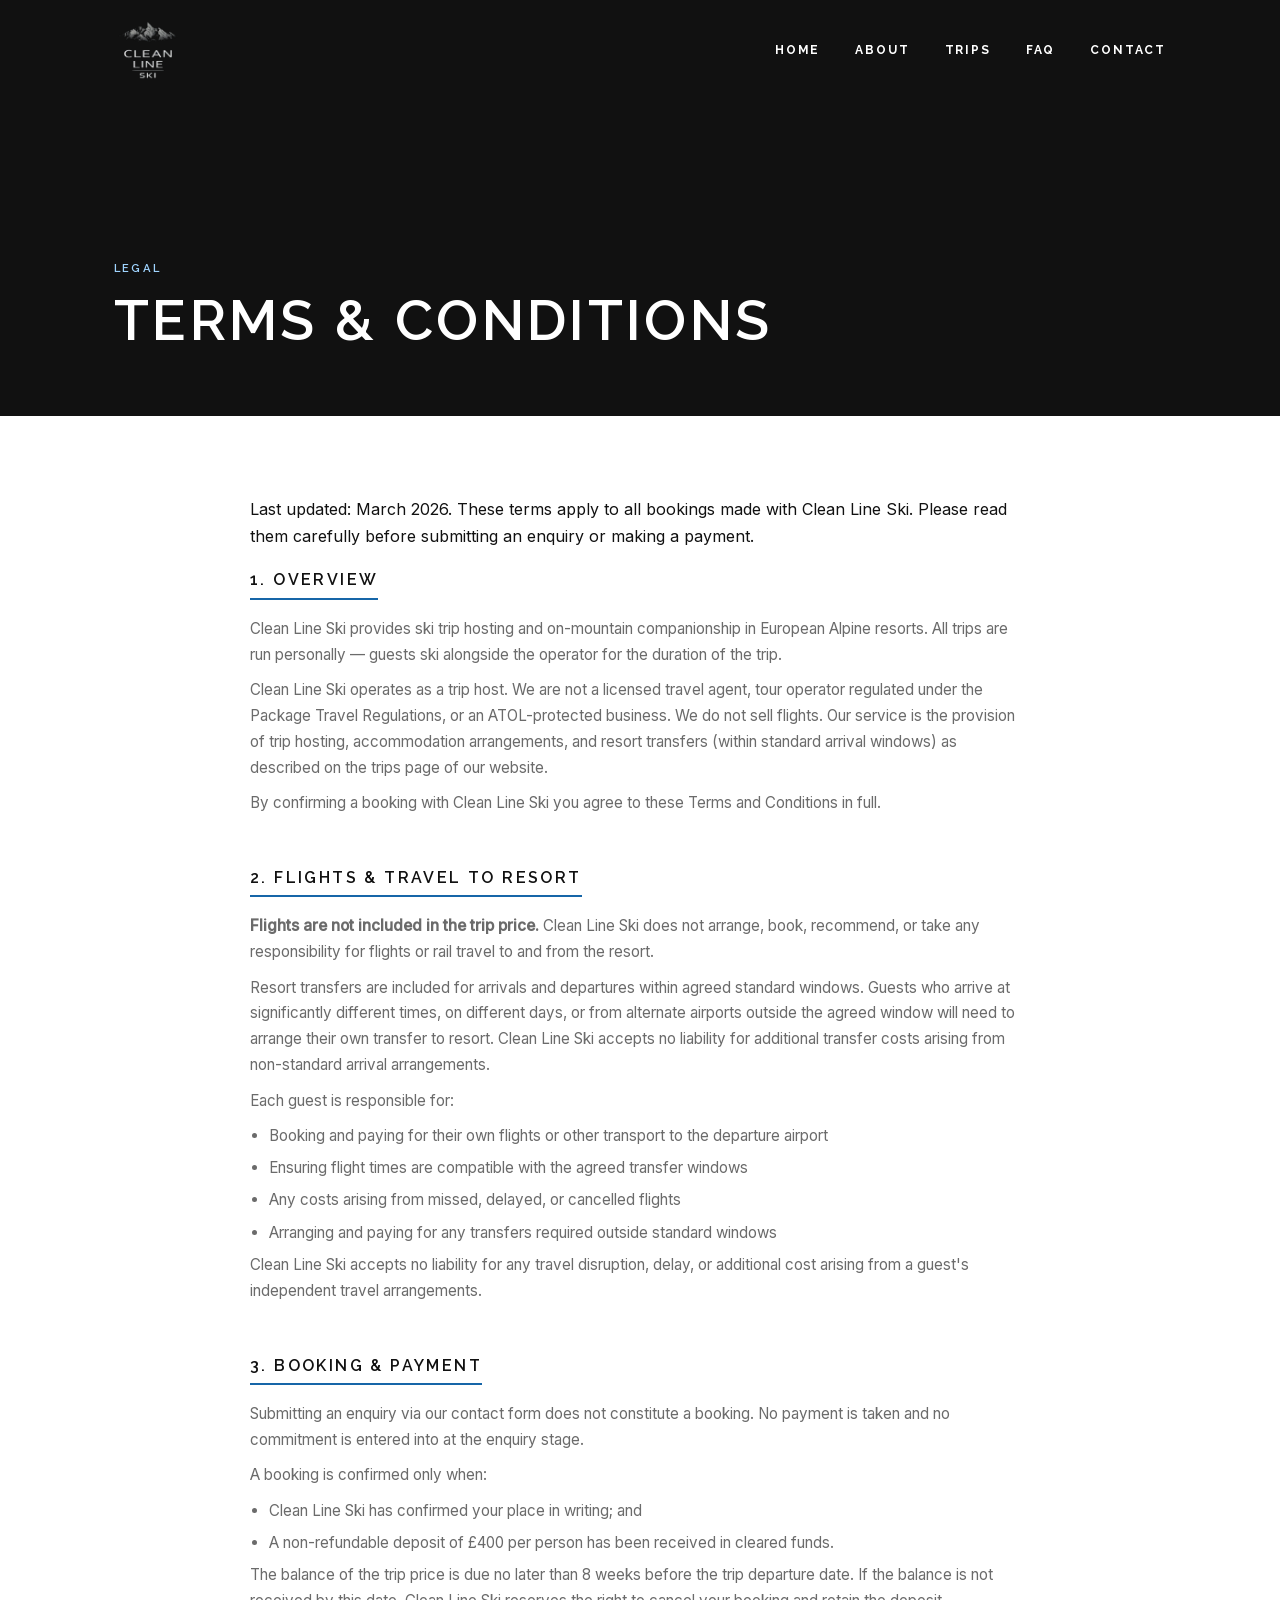
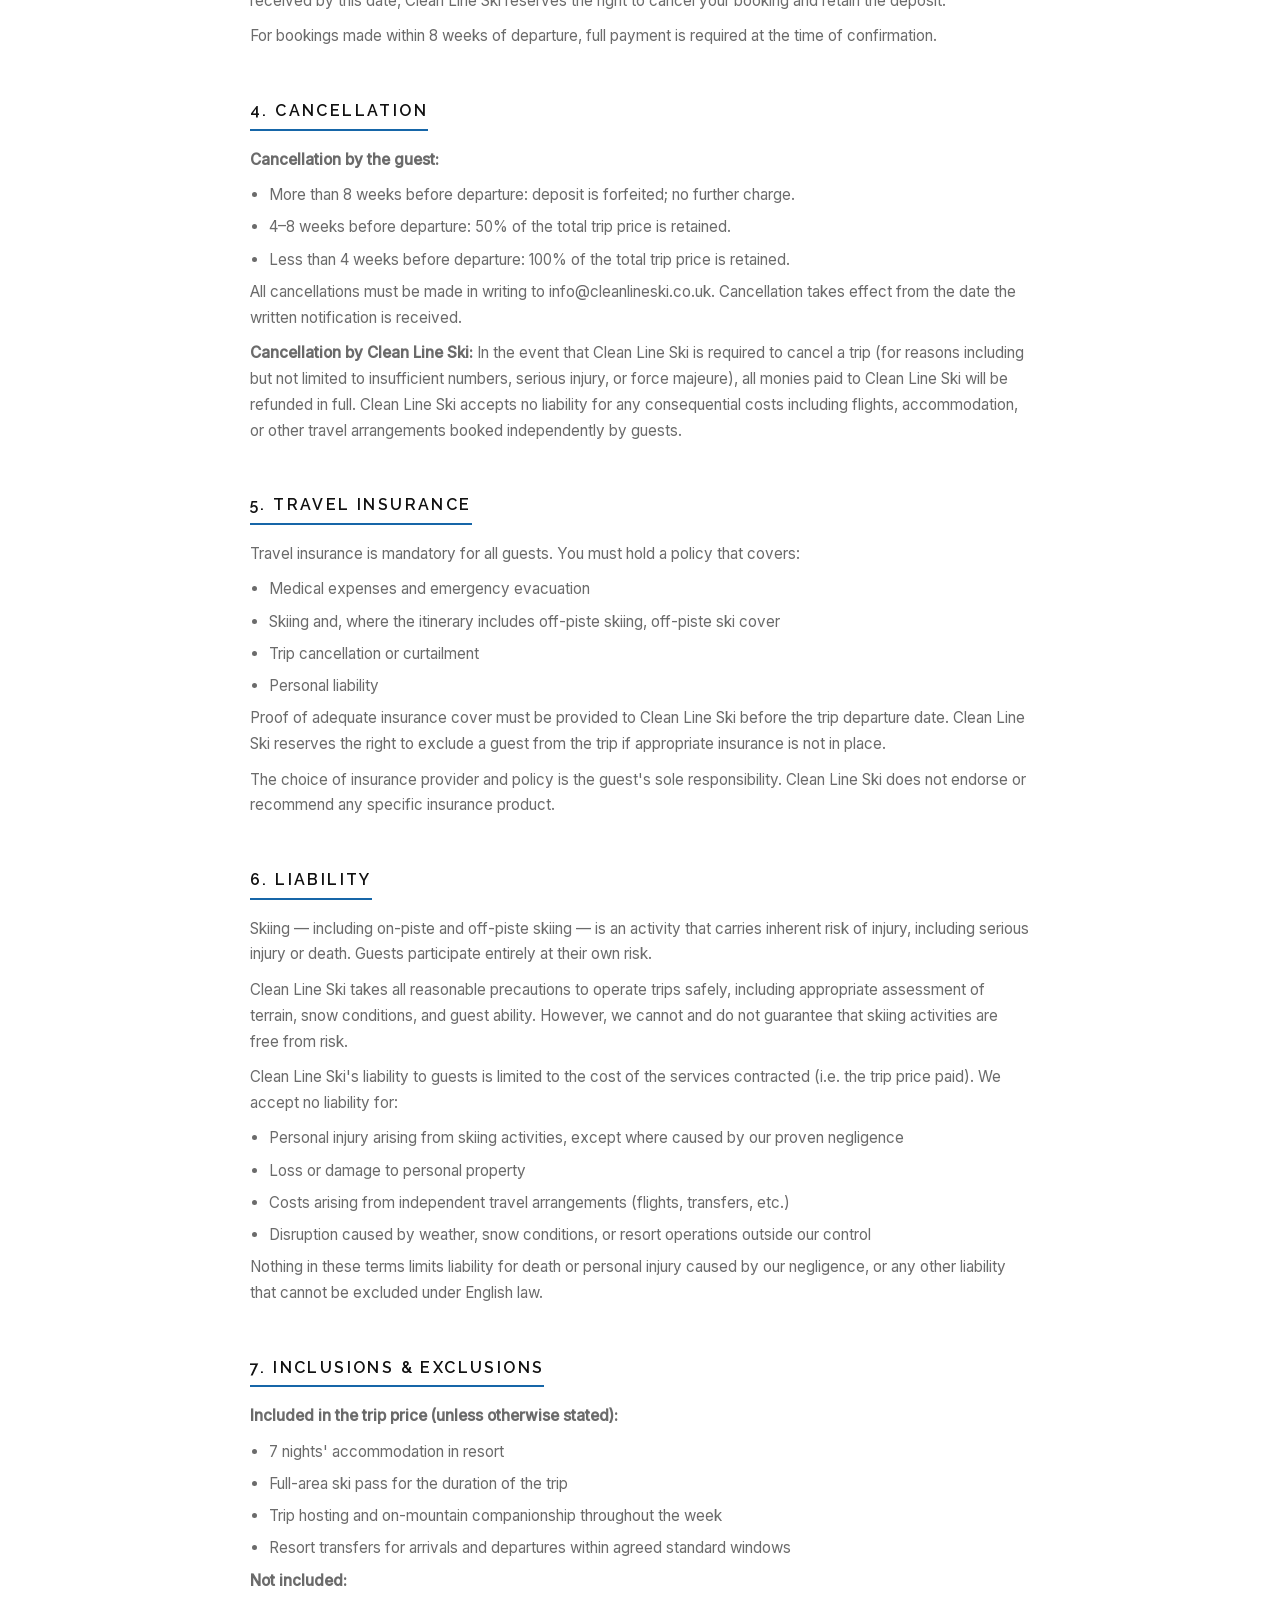
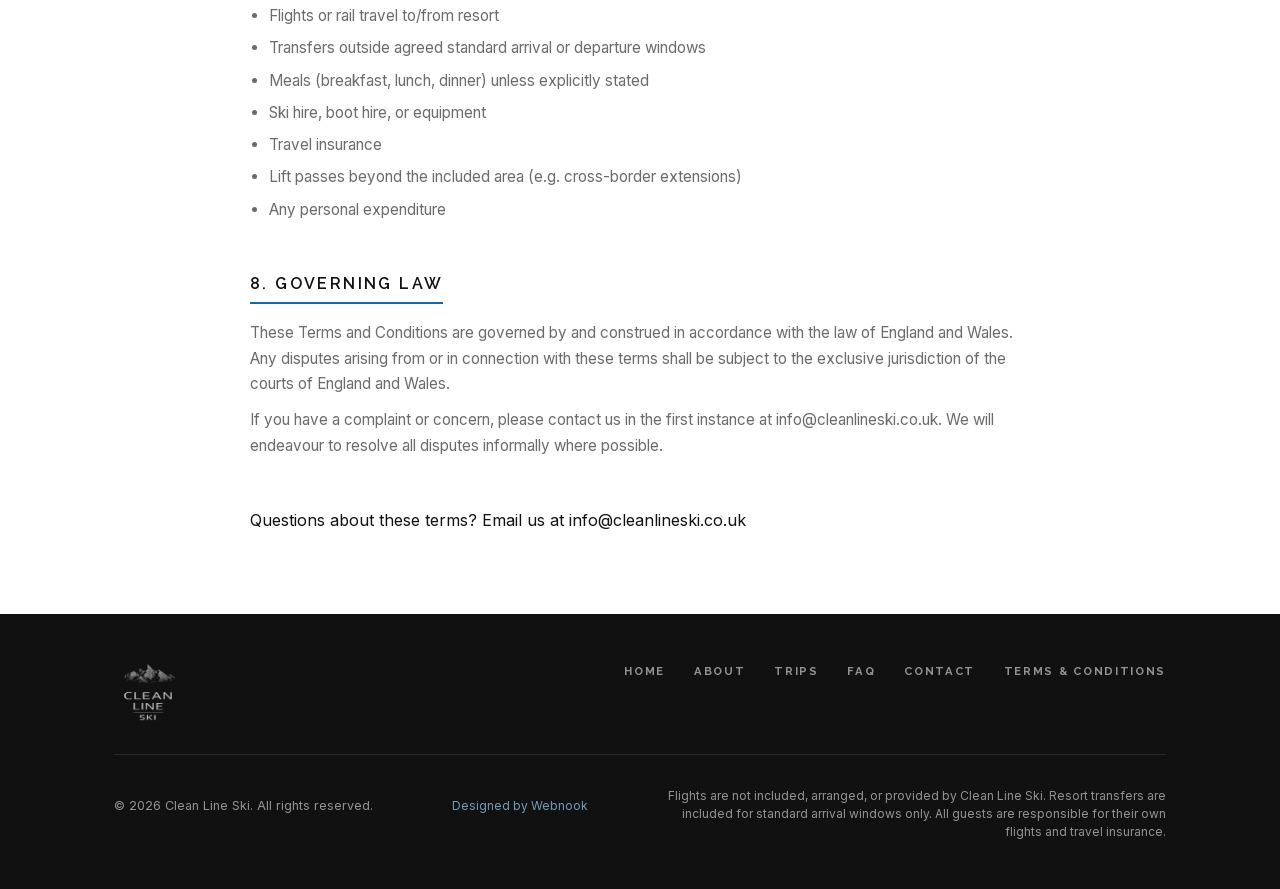
<file: terms/index.html>
<!DOCTYPE html>
<html lang="en">
<head>
  <meta charset="UTF-8" />
  <meta name="viewport" content="width=device-width, initial-scale=1.0" />
  <title>Terms &amp; Conditions — Clean Line Ski</title>
  <meta name="description" content="Terms and conditions for Clean Line Ski trips — booking, cancellation, travel insurance, liability, and inclusions." />
  <link rel="canonical" href="https://cleanlineski.co.uk/terms.html" />
  <meta name="robots" content="noindex" />

  <!-- Security -->
  <meta http-equiv="Content-Security-Policy" content="default-src 'self'; style-src 'self'; font-src 'self'; script-src 'self'; img-src 'self' data:; form-action https://formspree.io; connect-src https://formspree.io;" />
  <meta name="referrer" content="strict-origin-when-cross-origin" />

  <!-- Fonts -->
  <link rel="stylesheet" href="../css/fonts.css" />

  <link rel="icon" type="image/svg+xml" href="../favicon.svg" />
  <link rel="stylesheet" href="../css/style.css" />
</head>
<body>

  <a href="#main" class="skip-link">Skip to content</a>

  <!-- NAV -->
  <header class="site-header scrolled" role="banner">
    <div class="nav-inner">
      <a href="../" class="nav-logo" aria-label="Clean Line Ski home">
        <img src="../images/footer_logo.webp" alt="Clean Line Ski" class="logo-light" />
        <img src="../images/logo.webp" alt="Clean Line Ski" class="logo-dark" />
      </a>
      <nav class="nav-links" aria-label="Main navigation">
        <a href="../">Home</a>
        <a href="../about">About</a>
        <a href="../trips">Trips</a>
        <a href="../faq">FAQ</a>
        <a href="../contact">Contact</a>
      </nav>
      <button class="nav-toggle" aria-label="Open menu" aria-expanded="false" aria-controls="mobile-nav">
        <span></span><span></span><span></span>
      </button>
    </div>
  </header>

  <!-- MOBILE NAV -->
  <nav id="mobile-nav" class="nav-mobile" aria-label="Mobile navigation">
    <a href="../">Home</a>
    <a href="../about">About</a>
    <a href="../trips">Trips</a>
    <a href="../faq">FAQ</a>
    <a href="../contact">Contact</a>
  </nav>

  <main id="main">

    <!-- HERO -->
    <section class="hero hero--text-only" aria-label="Page header" style="padding-top: 5rem;">
      <div class="hero__content">
        <span class="label">Legal</span>
        <h1>Terms &amp; Conditions</h1>
      </div>
    </section>

    <!-- TERMS CONTENT -->
    <section class="section">
      <div class="container">
        <div class="terms-body">

          <p style="color: var(--mid); margin-bottom: 2.5rem; font-size: 0.9rem;">Last updated: March 2026. These terms apply to all bookings made with Clean Line Ski. Please read them carefully before submitting an enquiry or making a payment.</p>

          <!-- 1. Overview -->
          <div class="terms-section">
            <h2>1. Overview</h2>
            <p>Clean Line Ski provides ski trip hosting and on-mountain companionship in European Alpine resorts. All trips are run personally — guests ski alongside the operator for the duration of the trip.</p>
            <p>Clean Line Ski operates as a trip host. We are not a licensed travel agent, tour operator regulated under the Package Travel Regulations, or an ATOL-protected business. We do not sell flights. Our service is the provision of trip hosting, accommodation arrangements, and resort transfers (within standard arrival windows) as described on the trips page of our website.</p>
            <p>By confirming a booking with Clean Line Ski you agree to these Terms and Conditions in full.</p>
          </div>

          <!-- 2. Flights & Travel -->
          <div class="terms-section">
            <h2>2. Flights &amp; Travel to Resort</h2>
            <p><strong>Flights are not included in the trip price.</strong> Clean Line Ski does not arrange, book, recommend, or take any responsibility for flights or rail travel to and from the resort.</p>
            <p>Resort transfers are included for arrivals and departures within agreed standard windows. Guests who arrive at significantly different times, on different days, or from alternate airports outside the agreed window will need to arrange their own transfer to resort. Clean Line Ski accepts no liability for additional transfer costs arising from non-standard arrival arrangements.</p>
            <p>Each guest is responsible for:</p>
            <ul>
              <li>Booking and paying for their own flights or other transport to the departure airport</li>
              <li>Ensuring flight times are compatible with the agreed transfer windows</li>
              <li>Any costs arising from missed, delayed, or cancelled flights</li>
              <li>Arranging and paying for any transfers required outside standard windows</li>
            </ul>
            <p>Clean Line Ski accepts no liability for any travel disruption, delay, or additional cost arising from a guest's independent travel arrangements.</p>
          </div>

          <!-- 3. Booking -->
          <div class="terms-section">
            <h2>3. Booking &amp; Payment</h2>
            <p>Submitting an enquiry via our contact form does not constitute a booking. No payment is taken and no commitment is entered into at the enquiry stage.</p>
            <p>A booking is confirmed only when:</p>
            <ul>
              <li>Clean Line Ski has confirmed your place in writing; and</li>
              <li>A non-refundable deposit of £400 per person has been received in cleared funds.</li>
            </ul>
            <p>The balance of the trip price is due no later than 8 weeks before the trip departure date. If the balance is not received by this date, Clean Line Ski reserves the right to cancel your booking and retain the deposit.</p>
            <p>For bookings made within 8 weeks of departure, full payment is required at the time of confirmation.</p>
          </div>

          <!-- 4. Cancellation -->
          <div class="terms-section">
            <h2>4. Cancellation</h2>
            <p><strong>Cancellation by the guest:</strong></p>
            <ul>
              <li>More than 8 weeks before departure: deposit is forfeited; no further charge.</li>
              <li>4–8 weeks before departure: 50% of the total trip price is retained.</li>
              <li>Less than 4 weeks before departure: 100% of the total trip price is retained.</li>
            </ul>
            <p>All cancellations must be made in writing to <a href="mailto:info@cleanlineski.co.uk" style="color: var(--blue);">info@cleanlineski.co.uk</a>. Cancellation takes effect from the date the written notification is received.</p>
            <p><strong>Cancellation by Clean Line Ski:</strong> In the event that Clean Line Ski is required to cancel a trip (for reasons including but not limited to insufficient numbers, serious injury, or force majeure), all monies paid to Clean Line Ski will be refunded in full. Clean Line Ski accepts no liability for any consequential costs including flights, accommodation, or other travel arrangements booked independently by guests.</p>
          </div>

          <!-- 5. Travel Insurance -->
          <div class="terms-section">
            <h2>5. Travel Insurance</h2>
            <p>Travel insurance is mandatory for all guests. You must hold a policy that covers:</p>
            <ul>
              <li>Medical expenses and emergency evacuation</li>
              <li>Skiing and, where the itinerary includes off-piste skiing, off-piste ski cover</li>
              <li>Trip cancellation or curtailment</li>
              <li>Personal liability</li>
            </ul>
            <p>Proof of adequate insurance cover must be provided to Clean Line Ski before the trip departure date. Clean Line Ski reserves the right to exclude a guest from the trip if appropriate insurance is not in place.</p>
            <p>The choice of insurance provider and policy is the guest's sole responsibility. Clean Line Ski does not endorse or recommend any specific insurance product.</p>
          </div>

          <!-- 6. Liability -->
          <div class="terms-section">
            <h2>6. Liability</h2>
            <p>Skiing — including on-piste and off-piste skiing — is an activity that carries inherent risk of injury, including serious injury or death. Guests participate entirely at their own risk.</p>
            <p>Clean Line Ski takes all reasonable precautions to operate trips safely, including appropriate assessment of terrain, snow conditions, and guest ability. However, we cannot and do not guarantee that skiing activities are free from risk.</p>
            <p>Clean Line Ski's liability to guests is limited to the cost of the services contracted (i.e. the trip price paid). We accept no liability for:</p>
            <ul>
              <li>Personal injury arising from skiing activities, except where caused by our proven negligence</li>
              <li>Loss or damage to personal property</li>
              <li>Costs arising from independent travel arrangements (flights, transfers, etc.)</li>
              <li>Disruption caused by weather, snow conditions, or resort operations outside our control</li>
            </ul>
            <p>Nothing in these terms limits liability for death or personal injury caused by our negligence, or any other liability that cannot be excluded under English law.</p>
          </div>

          <!-- 7. Inclusions / Exclusions -->
          <div class="terms-section">
            <h2>7. Inclusions &amp; Exclusions</h2>
            <p><strong>Included in the trip price (unless otherwise stated):</strong></p>
            <ul>
              <li>7 nights' accommodation in resort</li>
              <li>Full-area ski pass for the duration of the trip</li>
              <li>Trip hosting and on-mountain companionship throughout the week</li>
              <li>Resort transfers for arrivals and departures within agreed standard windows</li>
            </ul>
            <p><strong>Not included:</strong></p>
            <ul>
              <li>Flights or rail travel to/from resort</li>
              <li>Transfers outside agreed standard arrival or departure windows</li>
              <li>Meals (breakfast, lunch, dinner) unless explicitly stated</li>
              <li>Ski hire, boot hire, or equipment</li>
              <li>Travel insurance</li>
              <li>Lift passes beyond the included area (e.g. cross-border extensions)</li>
              <li>Any personal expenditure</li>
            </ul>
          </div>

          <!-- 8. Governing Law -->
          <div class="terms-section">
            <h2>8. Governing Law</h2>
            <p>These Terms and Conditions are governed by and construed in accordance with the law of England and Wales. Any disputes arising from or in connection with these terms shall be subject to the exclusive jurisdiction of the courts of England and Wales.</p>
            <p>If you have a complaint or concern, please contact us in the first instance at <a href="mailto:info@cleanlineski.co.uk" style="color: var(--blue);">info@cleanlineski.co.uk</a>. We will endeavour to resolve all disputes informally where possible.</p>
          </div>

          <p style="color: var(--mid); font-size: 0.85rem; border-top: 1px solid var(--border); padding-top: 1.5rem; margin-top: 1rem;">Questions about these terms? Email us at <a href="mailto:info@cleanlineski.co.uk" style="color: var(--blue);">info@cleanlineski.co.uk</a></p>

        </div>
      </div>
    </section>

  </main>

  <!-- FOOTER -->
  <footer class="site-footer" role="contentinfo">
    <div class="footer-inner">
      <div class="footer-top">
        <a href="../" class="footer-logo" aria-label="Clean Line Ski home">
          <img src="../images/footer_logo.webp" alt="Clean Line Ski" />
        </a>
        <nav class="footer-links" aria-label="Footer navigation">
          <a href="../">Home</a>
          <a href="../about">About</a>
          <a href="../trips">Trips</a>
          <a href="../faq">FAQ</a>
          <a href="../contact">Contact</a>
          <a href="../terms">Terms &amp; Conditions</a>
        </nav>
      </div>
      <div class="footer-bottom">
        <p class="footer-copyright">&copy; 2026 Clean Line Ski. All rights reserved.</p>
        <p class="footer-credit">Designed by <a href="https://webnook.co.uk" target="_blank" rel="noopener">Webnook</a></p>
        <p class="footer-compliance">Flights are not included, arranged, or provided by Clean Line Ski. Resort transfers are included for standard arrival windows only. All guests are responsible for their own flights and travel insurance.</p>
      </div>
    </div>
  </footer>

  <script src="../js/main.js"></script>
</body>
</html>
</file>
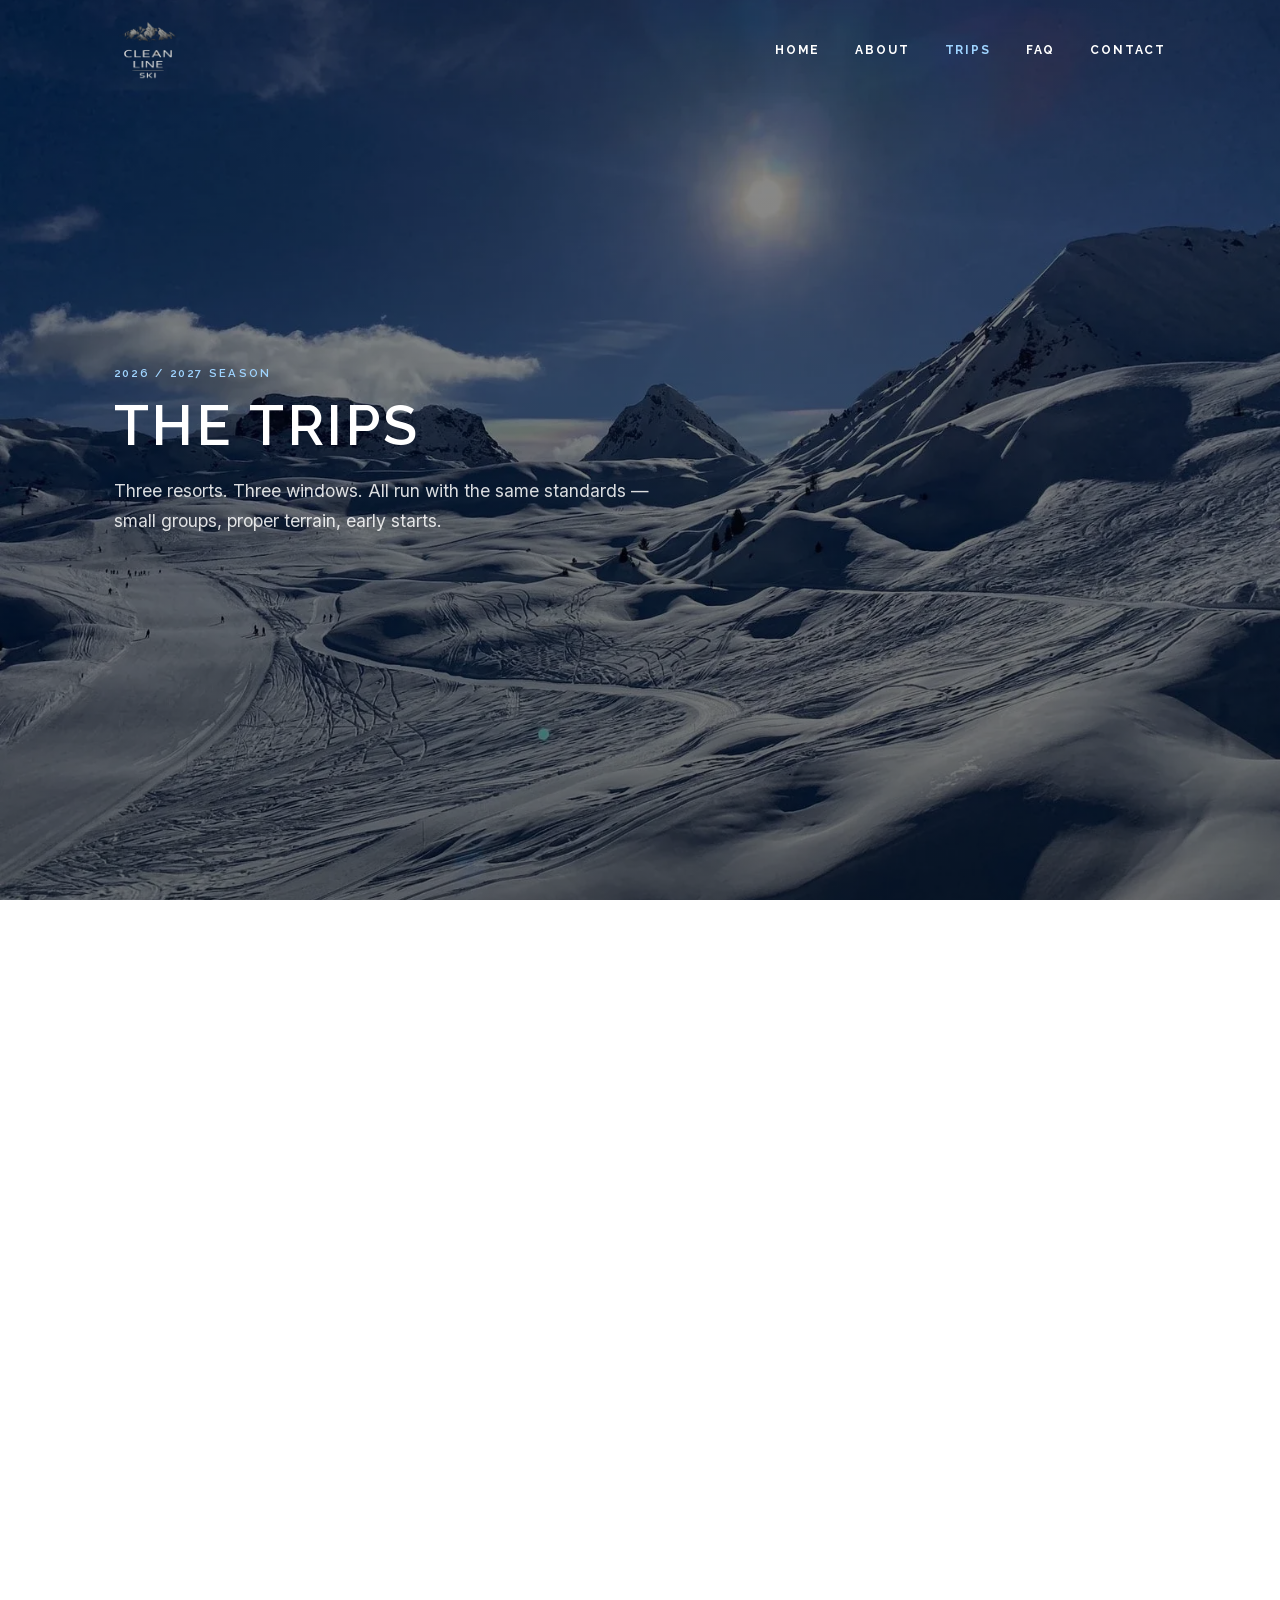
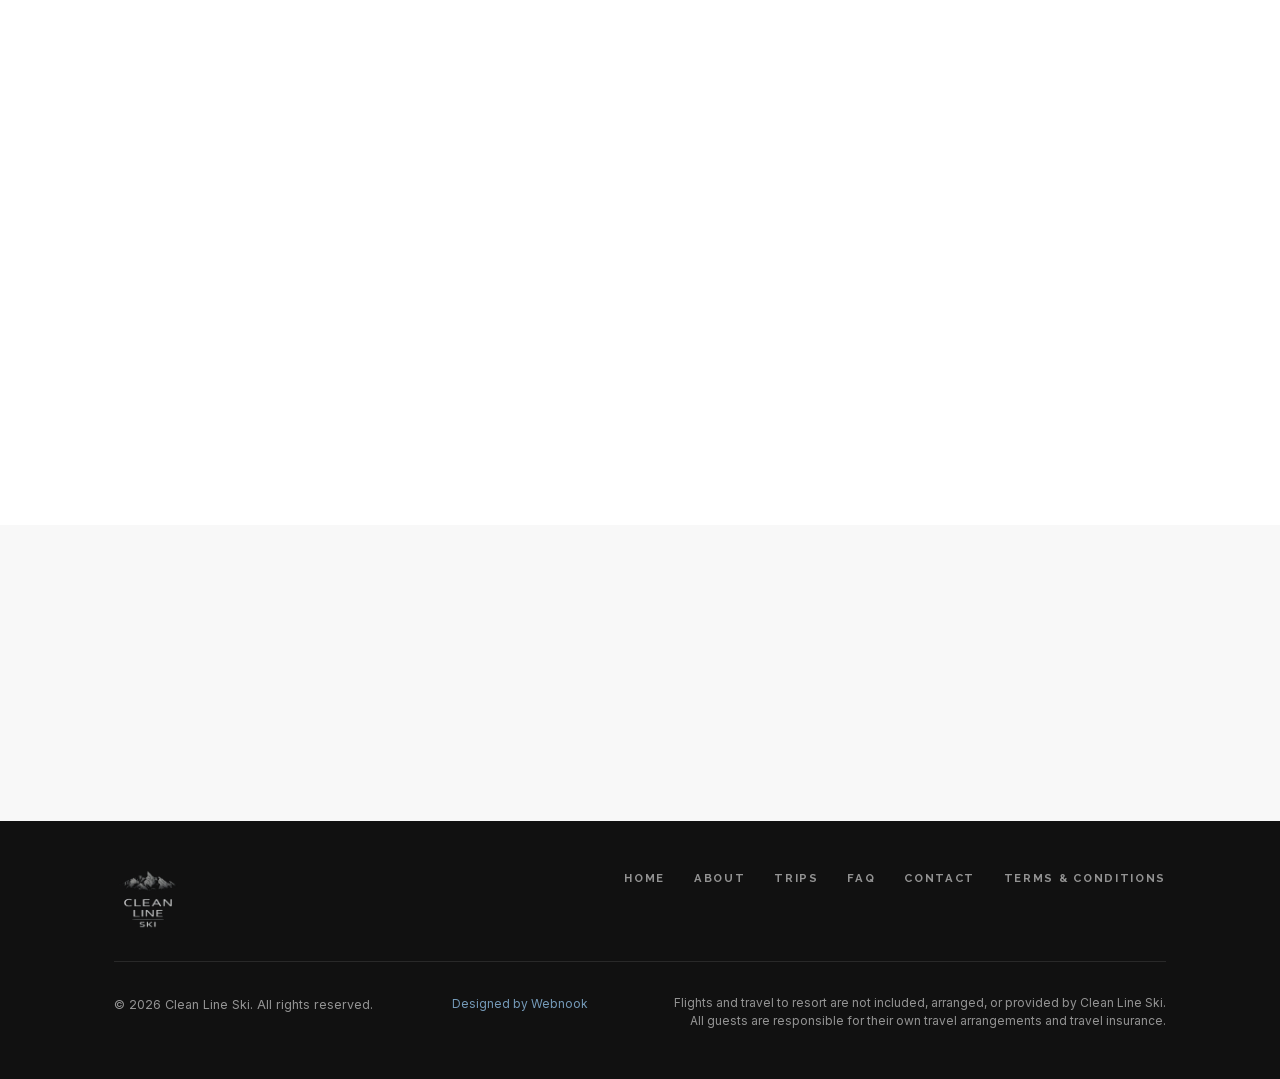
<file: trips/index.html>
<!DOCTYPE html>
<html lang="en">
<head>
  <meta charset="UTF-8" />
  <meta name="viewport" content="width=device-width, initial-scale=1.0" />
  <title>The Trips — Clean Line Ski</title>
  <meta name="description" content="Verbier, Val d'Isère and Val Thorens 2027 — small-group ski trips for advanced and confident skiers. Enquire now." />
  <link rel="canonical" href="https://cleanlineski.co.uk/trips.html" />

  <!-- OG / Twitter -->
  <meta property="og:type" content="website" />
  <meta property="og:title" content="The Trips — Clean Line Ski" />
  <meta property="og:description" content="Verbier and Val d'Isère — small-group ski trips for serious skiers." />
  <meta property="og:url" content="https://cleanlineski.co.uk/trips.html" />
  <meta name="twitter:card" content="summary_large_image" />
  <meta name="twitter:title" content="The Trips — Clean Line Ski" />
  <meta name="twitter:description" content="Verbier and Val d'Isère — small-group ski trips for serious skiers." />

  <!-- Security -->
  <meta http-equiv="Content-Security-Policy" content="default-src 'self'; style-src 'self'; font-src 'self'; script-src 'self'; img-src 'self' data:; form-action https://formspree.io; connect-src https://formspree.io;" />
  <meta name="referrer" content="strict-origin-when-cross-origin" />

  <!-- Fonts -->
  <link rel="stylesheet" href="../css/fonts.css" />

  <link rel="icon" type="image/svg+xml" href="../favicon.svg" />
  <link rel="stylesheet" href="../css/style.css" />

  <!-- JSON-LD -->
  <script type="application/ld+json">
  {
    "@context": "https://schema.org",
    "@type": "ItemList",
    "name": "Clean Line Ski Trips 2027",
    "url": "https://cleanlineski.co.uk/trips.html",
    "itemListElement": [
      {
        "@type": "ListItem",
        "position": 1,
        "item": {
          "@type": "TouristTrip",
          "name": "Verbier Ski Trip — February 2027",
          "description": "7-night advanced ski trip to Verbier. Small group, all-mountain and off-piste terrain.",
          "touristType": "Advanced skiers",
          "offers": { "@type": "Offer", "price": "1950", "priceCurrency": "GBP" }
        }
      },
      {
        "@type": "ListItem",
        "position": 2,
        "item": {
          "@type": "TouristTrip",
          "name": "Val d'Isère Ski Trip — March 2027",
          "description": "7-night ski trip to Val d'Isère. Small group, confident intermediate and above.",
          "touristType": "Confident intermediate to advanced skiers",
          "offers": { "@type": "Offer", "price": "1750", "priceCurrency": "GBP" }
        }
      },
      {
        "@type": "ListItem",
        "position": 3,
        "item": {
          "@type": "TouristTrip",
          "name": "Val Thorens Ski Trip — 2027",
          "description": "7-night ski trip to Val Thorens. High-altitude, ski-in / ski-out base for confident skiers.",
          "touristType": "Confident skiers",
          "offers": { "@type": "Offer", "priceCurrency": "GBP" }
        }
      }
    ]
  }
  </script>
</head>
<body>

  <a href="#main" class="skip-link">Skip to content</a>

  <!-- NAV -->
  <header class="site-header" role="banner">
    <div class="nav-inner">
      <a href="../" class="nav-logo" aria-label="Clean Line Ski home">
        <img src="../images/footer_logo.webp" alt="Clean Line Ski" class="logo-light" />
        <img src="../images/logo.webp" alt="Clean Line Ski" class="logo-dark" />
      </a>
      <nav class="nav-links" aria-label="Main navigation">
        <a href="../">Home</a>
        <a href="../about">About</a>
        <a href="../trips" class="active">Trips</a>
        <a href="../faq">FAQ</a>
        <a href="../contact">Contact</a>
      </nav>
      <button class="nav-toggle" aria-label="Open menu" aria-expanded="false" aria-controls="mobile-nav">
        <span></span><span></span><span></span>
      </button>
    </div>
  </header>

  <!-- MOBILE NAV -->
  <nav id="mobile-nav" class="nav-mobile" aria-label="Mobile navigation">
    <a href="../">Home</a>
    <a href="../about">About</a>
    <a href="../trips">Trips</a>
    <a href="../faq">FAQ</a>
    <a href="../contact">Contact</a>
  </nav>

  <main id="main">

    <!-- HERO -->
    <section class="hero" aria-label="Trips hero">
      <div class="hero__bg" role="img" aria-label="Alpine ski terrain"></div>
      <div class="hero__content">
        <span class="label">2026 / 2027 Season</span>
        <h1>The Trips</h1>
        <p>Three resorts. Three windows. All run with the same standards — small groups, proper terrain, early starts.</p>
      </div>
    </section>

    <!-- INTRO -->
    <section class="section--sm" style="background: var(--surface);">
      <div class="container">
        <div class="story-block fade-in" style="text-align: left; margin: 0;">
          <p>Each trip runs for 7 nights and takes a maximum of 6 skiers. All are led personally — not delegated. The itinerary isn't fixed: we plan each day based on snowpack, aspect, and where the skiing is at its best.</p>
          <p>Accommodation is included. Flights are not — you book your own travel to resort. Travel insurance with ski and off-piste cover is mandatory.</p>
        </div>
      </div>
    </section>

    <!-- TRIPS -->
    <section class="section" id="verbier">
      <div class="container">

        <!-- Verbier -->
        <div class="trip-block fade-in">
          <div class="trip-block__header">
            <div>
              <div class="trip-block__title">Verbier, Switzerland</div>
              <div class="trip-block__dates">February 2027 · 7 Nights</div>
            </div>
            <div>
              <div class="trip-block__price">From £1,950</div>
              <div class="trip-block__price-label">per person, accommodation included</div>
            </div>
          </div>
          <div class="trip-block__body">
            <div class="trip-meta">
              <div class="trip-meta__item"><strong>Resort</strong>Verbier, Valais, Switzerland</div>
              <div class="trip-meta__item"><strong>Duration</strong>7 nights</div>
              <div class="trip-meta__item"><strong>Group Size</strong>Max 6 skiers</div>
              <div class="trip-meta__item"><strong>Format</strong>All-mountain, including off-piste terrain</div>
              <div class="trip-meta__item" style="flex-basis: 100%;"><strong>Level</strong>Confident red run skier, happy skiing full days on the mountain</div>
              <div class="trip-meta__item"><strong>Ski Pass</strong>Included (4 Vallées)</div>
              <div class="trip-meta__item"><strong>Transfers</strong>Included — standard arrival windows</div>
            </div>
            <p class="compliance-note" style="margin-top: 0; margin-bottom: 1.2rem;">Transfers are arranged for agreed arrival times. Guests arriving outside standard windows or at alternate airports will need to arrange their own transfer to resort.</p>
            <span class="trip-availability trip-availability--limited">Limited Spaces</span>
            <p class="trip-block__desc">Verbier sits at the heart of the 4 Vallées — one of the largest interconnected ski areas in the Alps. Long known as one of Europe’s great ski destinations, the area offers an enormous amount of ground to explore. With much of the terrain above 2,700m, conditions remain reliable throughout the season.</p>
            <p class="trip-block__desc">We base ourselves in Verbier village and plan each day around where the mountain is skiing best — from the wide-open slopes above the village to long runs stretching across the valley towards Nendaz.</p>
            <p class="trip-block__desc">This trip suits skiers who are comfortable on red runs and enjoy long, rewarding days exploring the mountain as part of a small group.</p>
            <div class="trip-block__actions">
              <a href="../contact?trip=verbier" class="btn btn--primary">Enquire About Verbier</a>
              <a href="../faq" class="btn btn--outline">Read FAQ</a>
            </div>
          </div>
        </div>

        <!-- Val d'Isère -->
        <div class="trip-block fade-in" id="valdisere" style="margin-top: 2rem;">
          <div class="trip-block__header">
            <div>
              <div class="trip-block__title">Val d'Isère, France</div>
              <div class="trip-block__dates">March 2027 · 7 Nights</div>
            </div>
            <div>
              <div class="trip-block__price">From £1,750</div>
              <div class="trip-block__price-label">per person, accommodation included</div>
            </div>
          </div>
          <div class="trip-block__body">
            <div class="trip-meta">
              <div class="trip-meta__item"><strong>Resort</strong>Val d'Isère, Savoie, France</div>
              <div class="trip-meta__item"><strong>Duration</strong>7 nights</div>
              <div class="trip-meta__item"><strong>Group Size</strong>Max 6 skiers</div>
              <div class="trip-meta__item"><strong>Format</strong>All-mountain, including off-piste terrain</div>
              <div class="trip-meta__item"><strong>Level</strong>Confident Intermediate+</div>
              <div class="trip-meta__item"><strong>Ski Pass</strong>Included (Espace Killy)</div>
              <div class="trip-meta__item"><strong>Transfers</strong>Included — standard arrival windows</div>
            </div>
            <p class="compliance-note" style="margin-top: 0; margin-bottom: 1.2rem;">Transfers are arranged for agreed arrival times. Guests arriving outside standard windows or at alternate airports will need to arrange their own transfer to resort.</p>
            <span class="trip-availability trip-availability--open">Spaces Available</span>
            <p class="trip-block__desc">Val d'Isère in March is a different beast to the Christmas crush — snowpack is reliable, the days are longer, and Espace Killy is at its best. We use the full area: from the Bellevarde face to the Col de l'Iseran corridor and across into Tignes when the mood takes us.</p>
            <p class="trip-block__desc">This trip is suitable for confident intermediates who are ready to push their skiing. You'll be on red and black terrain all week, with off-piste sessions built in when conditions allow. If you're a strong blue / weak red skier, this isn't the right trip — but we'd encourage you to enquire and have an honest conversation.</p>
            <div class="trip-block__actions">
              <a href="../contact?trip=valdisere" class="btn btn--primary">Enquire About Val d'Isère</a>
              <a href="../faq" class="btn btn--outline">Read FAQ</a>
            </div>
          </div>
        </div>

        <!-- Val Thorens -->
        <div class="trip-block fade-in" id="valthorens" style="margin-top: 2rem;">
          <div class="trip-block__header">
            <div>
              <div class="trip-block__title">Val Thorens, France</div>
              <div class="trip-block__dates">2027 · 7 Nights · Dates TBC</div>
            </div>
            <div>
              <div class="trip-block__price">Price TBC</div>
              <div class="trip-block__price-label">per person, accommodation included</div>
            </div>
          </div>
          <div class="trip-block__body">
            <div class="trip-meta">
              <div class="trip-meta__item"><strong>Resort</strong>Val Thorens, Savoie, France</div>
              <div class="trip-meta__item"><strong>Duration</strong>7 nights</div>
              <div class="trip-meta__item"><strong>Group Size</strong>Max 6 skiers</div>
              <div class="trip-meta__item"><strong>Format</strong>All-mountain</div>
              <div class="trip-meta__item"><strong>Level</strong>Confident Intermediate+</div>
              <div class="trip-meta__item"><strong>Ski Pass</strong>Included (3 Vallées)</div>
              <div class="trip-meta__item"><strong>Transfers</strong>Included — standard arrival windows</div>
            </div>
            <p class="compliance-note" style="margin-top: 0; margin-bottom: 1.2rem;">Transfers are arranged for agreed arrival times. Guests arriving outside standard windows or at alternate airports will need to arrange their own transfer to resort.</p>
            <span class="trip-availability trip-availability--open">Now Taking Interest</span>
            <p class="trip-block__desc">A high-altitude, ski-in / ski-out base designed for early starts and long days on the mountain.</p>
            <p class="trip-block__desc">Val Thorens offers reliable snow, fast lift access, and direct ski-in / ski-out accommodation — making it an ideal setting for a Clean Line Ski week. Days start early, flow naturally, and end with a simple ski back to the hotel, allowing recovery to happen without forcing the pace.</p>
            <p class="trip-block__desc">The terrain suits confident skiers who want to cover ground, maintain rhythm, and ski consistently well across the entire week.</p>
            <div class="trip-block__actions">
              <a href="../contact?trip=valthorens" class="btn btn--primary">Register Interest</a>
              <a href="../faq" class="btn btn--outline">Read FAQ</a>
            </div>
          </div>
        </div>

        <!-- Compliance -->
        <div class="compliance-block fade-in">
          <h3>Travel &amp; Booking</h3>
          <p>Flights and travel to resort are not included in the trip price and are not arranged by Clean Line Ski. You are responsible for booking your own travel. Travel insurance with ski and off-piste cover is mandatory and must be in place before your booking is confirmed. See our <a href="../terms" style="color: var(--blue); text-decoration: underline;">Terms &amp; Conditions</a> for full booking details.</p>
        </div>


      </div>
    </section>

    <section class="cta-section">
      <div class="container fade-in">
        <h2>Not Sure Which Trip?</h2>
        <p>Send us a message — we'll help you figure out which one suits your skiing.</p>
        <a href="../contact" class="btn btn--primary">Get in Touch</a>
      </div>
    </section>

  </main>

  <!-- FOOTER -->
  <footer class="site-footer" role="contentinfo">
    <div class="footer-inner">
      <div class="footer-top">
        <a href="../" class="footer-logo" aria-label="Clean Line Ski home">
          <img src="../images/footer_logo.webp" alt="Clean Line Ski" />
        </a>
        <nav class="footer-links" aria-label="Footer navigation">
          <a href="../">Home</a>
          <a href="../about">About</a>
          <a href="../trips">Trips</a>
          <a href="../faq">FAQ</a>
          <a href="../contact">Contact</a>
          <a href="../terms">Terms &amp; Conditions</a>
        </nav>
      </div>
      <div class="footer-bottom">
        <p class="footer-copyright">&copy; 2026 Clean Line Ski. All rights reserved.</p>
        <p class="footer-credit">Designed by <a href="https://webnook.co.uk" target="_blank" rel="noopener">Webnook</a></p>
        <p class="footer-compliance">Flights and travel to resort are not included, arranged, or provided by Clean Line Ski. All guests are responsible for their own travel arrangements and travel insurance.</p>
      </div>
    </div>
  </footer>

  <script src="../js/main.js"></script>
</body>
</html>
</file>
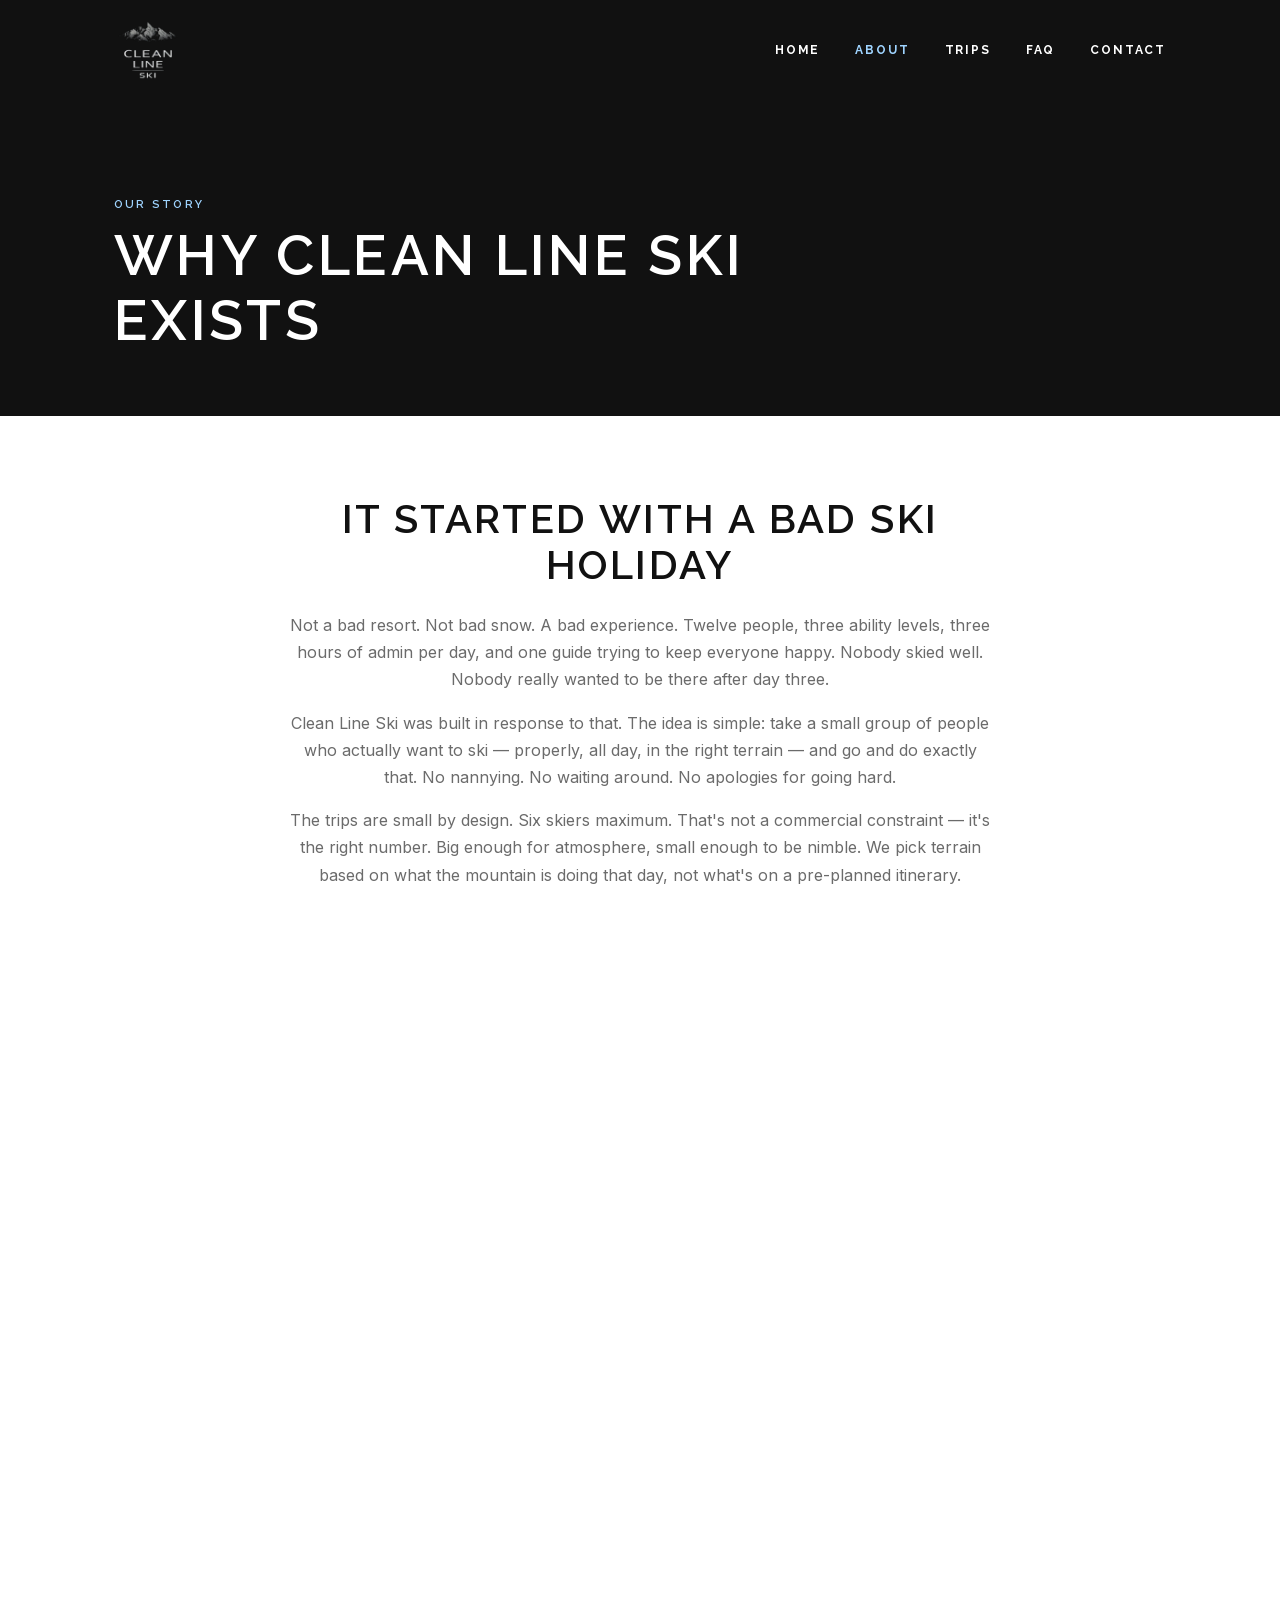
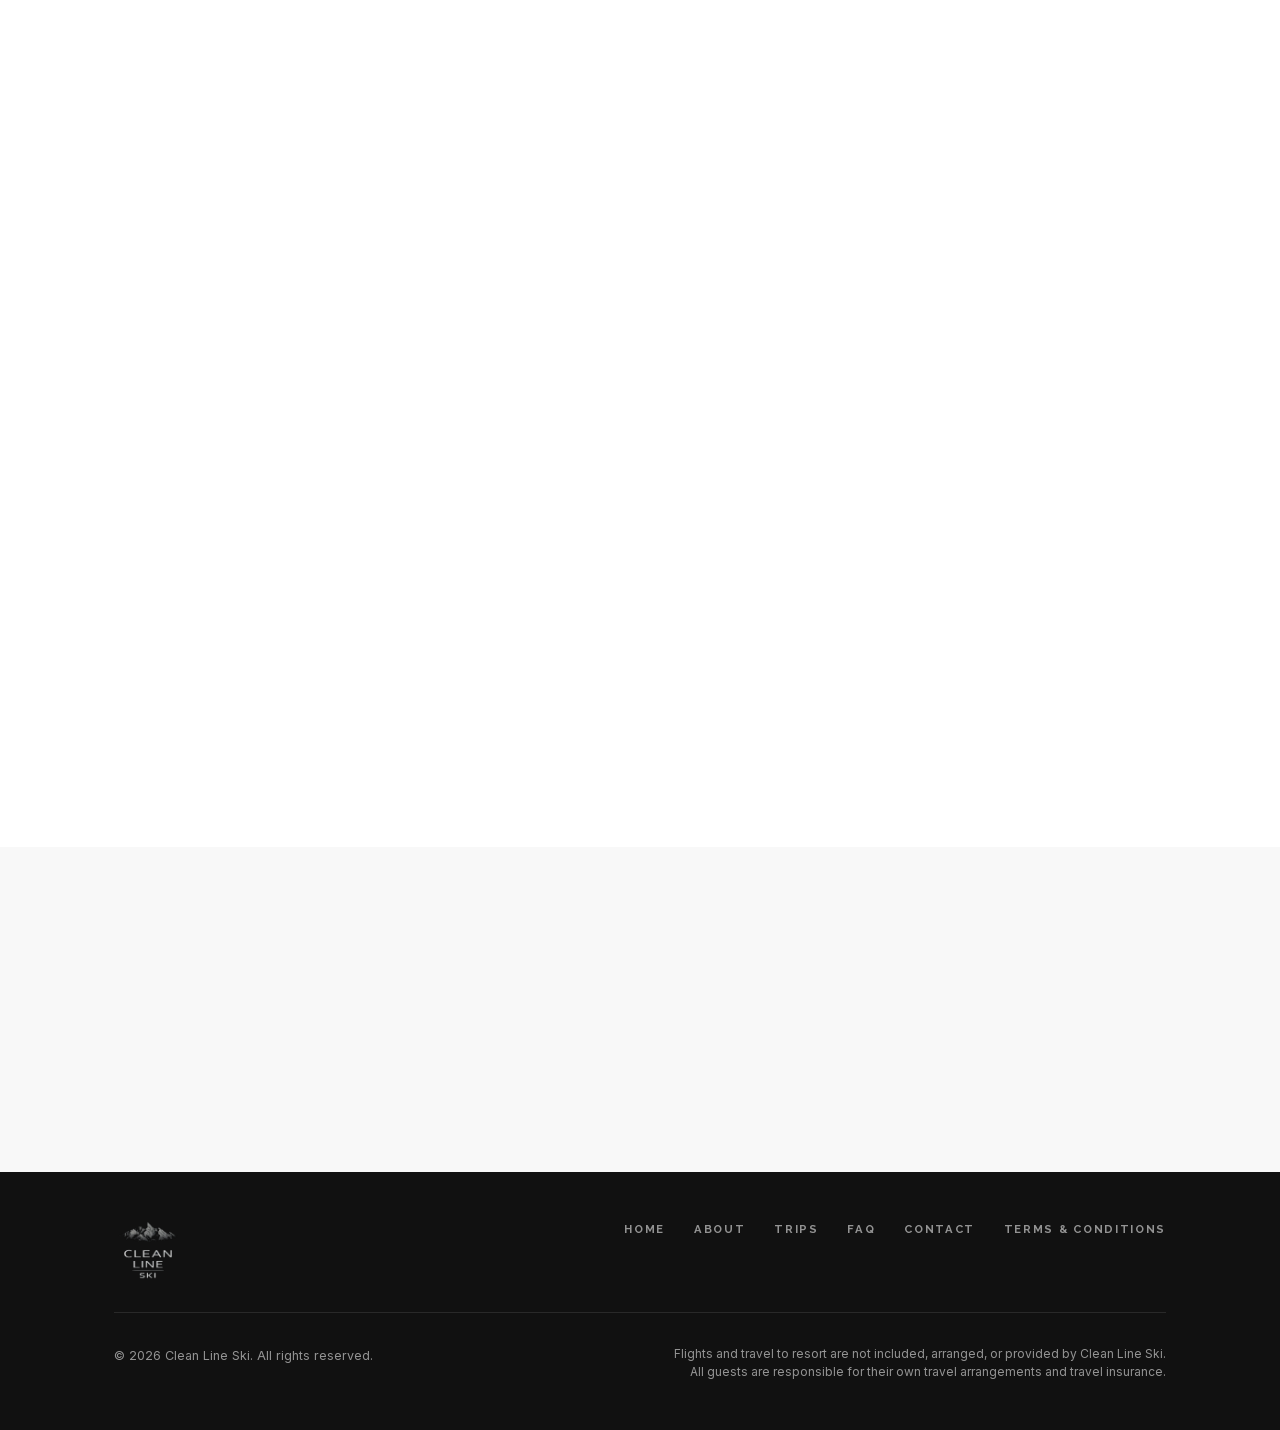
<file: about.html>
<!DOCTYPE html>
<html lang="en">
<head>
  <meta charset="UTF-8" />
  <meta name="viewport" content="width=device-width, initial-scale=1.0" />
  <title>About — Clean Line Ski</title>
  <meta name="description" content="Why Clean Line Ski exists — the story, the ethos, and what we stand for. Small groups, serious skiing, no compromise." />
  <link rel="canonical" href="https://cleanlineski.co.uk/about.html" />

  <!-- OG / Twitter -->
  <meta property="og:type" content="website" />
  <meta property="og:title" content="About — Clean Line Ski" />
  <meta property="og:description" content="Why Clean Line Ski exists — the story, the ethos, and what we stand for." />
  <meta property="og:url" content="https://cleanlineski.co.uk/about.html" />
  <meta name="twitter:card" content="summary_large_image" />
  <meta name="twitter:title" content="About — Clean Line Ski" />
  <meta name="twitter:description" content="Small groups, serious skiing, no compromise." />

  <!-- Security -->
  <meta http-equiv="Content-Security-Policy" content="default-src 'self'; style-src 'self'; font-src 'self'; script-src 'self'; img-src 'self' data:; form-action https://formspree.io; connect-src https://formspree.io;" />
  <meta name="referrer" content="strict-origin-when-cross-origin" />

  <!-- Fonts -->
  <link rel="stylesheet" href="css/fonts.css" />

  <link rel="icon" type="image/svg+xml" href="favicon.svg" />
  <link rel="stylesheet" href="css/style.css" />

  <!-- JSON-LD -->
  <script type="application/ld+json">
  {
    "@context": "https://schema.org",
    "@type": "AboutPage",
    "name": "About Clean Line Ski",
    "url": "https://cleanlineski.co.uk/about.html",
    "description": "The story and values behind Clean Line Ski — premium small-group ski trips."
  }
  </script>
</head>
<body>

  <a href="#main" class="skip-link">Skip to content</a>

  <!-- NAV -->
  <header class="site-header scrolled" role="banner">
    <div class="nav-inner">
      <a href="index.html" class="nav-logo" aria-label="Clean Line Ski home">
        <img src="images/footer_logo.webp" alt="Clean Line Ski" class="logo-light" />
        <img src="images/logo.webp" alt="Clean Line Ski" class="logo-dark" />
      </a>
      <nav class="nav-links" aria-label="Main navigation">
        <a href="index.html">Home</a>
        <a href="about.html" class="active">About</a>
        <a href="trips.html">Trips</a>
        <a href="faq.html">FAQ</a>
        <a href="contact.html">Contact</a>
      </nav>
      <button class="nav-toggle" aria-label="Open menu" aria-expanded="false" aria-controls="mobile-nav">
        <span></span><span></span><span></span>
      </button>
    </div>
  </header>

  <!-- MOBILE NAV -->
  <nav id="mobile-nav" class="nav-mobile" aria-label="Mobile navigation">
    <a href="index.html">Home</a>
    <a href="about.html">About</a>
    <a href="trips.html">Trips</a>
    <a href="faq.html">FAQ</a>
    <a href="contact.html">Contact</a>
  </nav>

  <main id="main">

    <!-- HERO -->
    <section class="hero hero--text-only" aria-label="Page header" style="padding-top: 5rem;">
      <div class="hero__content">
        <span class="label">Our Story</span>
        <h1>Why Clean Line Ski Exists</h1>
      </div>
    </section>

    <!-- THE STORY -->
    <section class="section">
      <div class="container">
        <div class="story-block fade-in">
          <h2>It Started With a Bad Ski Holiday</h2>
          <p>Not a bad resort. Not bad snow. A bad experience. Twelve people, three ability levels, three hours of admin per day, and one guide trying to keep everyone happy. Nobody skied well. Nobody really wanted to be there after day three.</p>
          <p>Clean Line Ski was built in response to that. The idea is simple: take a small group of people who actually want to ski — properly, all day, in the right terrain — and go and do exactly that. No nannying. No waiting around. No apologies for going hard.</p>
          <p>The trips are small by design. Six skiers maximum. That's not a commercial constraint — it's the right number. Big enough for atmosphere, small enough to be nimble. We pick terrain based on what the mountain is doing that day, not what's on a pre-planned itinerary.</p>
        </div>
      </div>
    </section>

    <!-- PERSONAL PRESENCE -->
    <section class="section" style="background: var(--surface);">
      <div class="container">
        <div class="presence fade-in">
          <div class="presence__img">
            <img src="images/hero_image.webp" alt="Skiing in the Alps" loading="lazy" />
          </div>
          <div class="presence__text">
            <span class="label">Personal Presence</span>
            <h2>I'm On Every Trip</h2>
            <p>This isn't an operation where you buy a product and get handed off to someone else. I plan the trips, I book the accommodation, and I'm on the hill every single day with the group.</p>
            <p>If the snow conditions change overnight, we look at the options and come up with a sensible plan for the day — whether that means heading higher for better snow or staying lower if the weather or visibility is better there. If a skier is struggling, we'll manage fatigue — sometimes that simply means taking an extra stop to rest and refuel.</p>
            <p>The personal element isn't a marketing point — it's the whole model. You're not booking a package. You're joining a trip I'd want to do myself.</p>
            <p class="compliance-note">Clean Line Ski trips are organised group ski trips, not guided ski services, and all participants are responsible for their own skiing decisions on the mountain.</p>
          </div>
        </div>
      </div>
    </section>

    <!-- VALUES -->
    <section class="section">
      <div class="container">
        <div class="fade-in">
          <span class="label">What We Stand For</span>
          <h2>Our Values</h2>
        </div>
        <div class="values-list fade-in">
          <div class="values-list__item">
            <span class="values-list__label">Small Groups Only</span>
            <p class="values-list__desc">Six skiers maximum. No exceptions. The quality of skiing — the terrain choices, the pace, the experience — depends on keeping numbers tight. We don't compromise on this.</p>
          </div>
          <div class="values-list__item">
            <span class="values-list__label">Early Starts</span>
            <p class="values-list__desc">The best snow doesn't last. We're on first lifts, full stop. This isn't the trip for leisurely mornings and long lunches. The mountain rewards those who show up early — we show up early.</p>
          </div>
          <div class="values-list__item">
            <span class="values-list__label">Terrain Integrity</span>
            <p class="values-list__desc">We go where the skiing is good, not where it's easy to manage. That means reading the mountain properly — looking at aspect, elevation, recent snowfall — and making decisions that serve the skiing.</p>
          </div>
          <div class="values-list__item">
            <span class="values-list__label">Honest Matching</span>
            <p class="values-list__desc">We're upfront about ability requirements for each trip. We'd rather turn someone away at the enquiry stage than have them struggle on the hill. It's better for them, better for the group.</p>
          </div>
          <div class="values-list__item">
            <span class="values-list__label">No Bloat</span>
            <p class="values-list__desc">We don't include stuff to look good on a brochure. The price covers what it covers. We're transparent about what's included and what isn't — and we don't invent activities to pad the week out.</p>
          </div>
        </div>
      </div>
    </section>

    <!-- CTA -->
    <section class="cta-section">
      <div class="container fade-in">
        <span class="label">Join Us</span>
        <h2>Interested in Joining a Trip?</h2>
        <p>Tell us a bit about yourself and your skiing — we'll let you know whether we're a good fit.</p>
        <a href="contact.html" class="btn btn--primary">Make an Enquiry</a>
      </div>
    </section>

  </main>

  <!-- FOOTER -->
  <footer class="site-footer" role="contentinfo">
    <div class="footer-inner">
      <div class="footer-top">
        <a href="index.html" class="footer-logo" aria-label="Clean Line Ski home">
          <img src="images/footer_logo.webp" alt="Clean Line Ski" />
        </a>
        <nav class="footer-links" aria-label="Footer navigation">
          <a href="index.html">Home</a>
          <a href="about.html">About</a>
          <a href="trips.html">Trips</a>
          <a href="faq.html">FAQ</a>
          <a href="contact.html">Contact</a>
          <a href="terms.html">Terms &amp; Conditions</a>
        </nav>
      </div>
      <div class="footer-bottom">
        <p class="footer-copyright">&copy; 2026 Clean Line Ski. All rights reserved.</p>
        <p class="footer-compliance">Flights and travel to resort are not included, arranged, or provided by Clean Line Ski. All guests are responsible for their own travel arrangements and travel insurance.</p>
      </div>
    </div>
  </footer>

  <script src="js/main.js"></script>
</body>
</html>
</file>
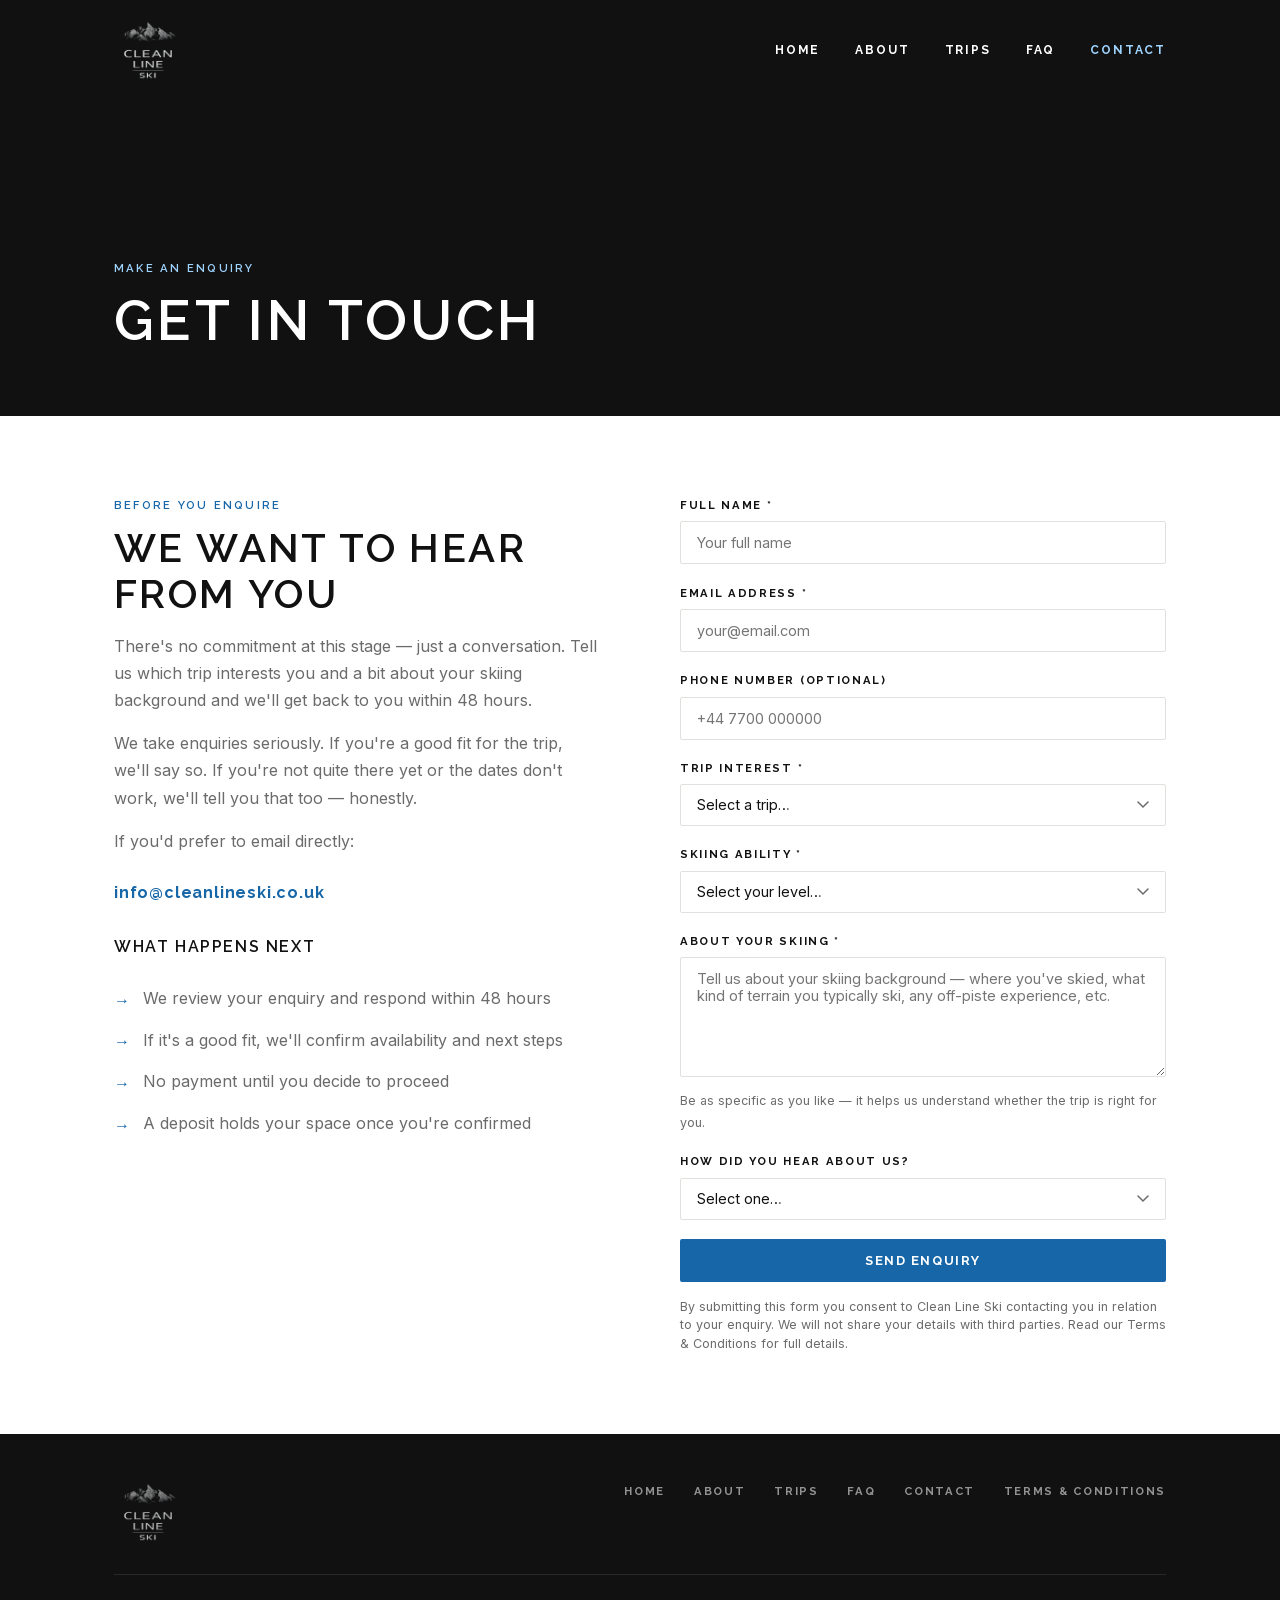
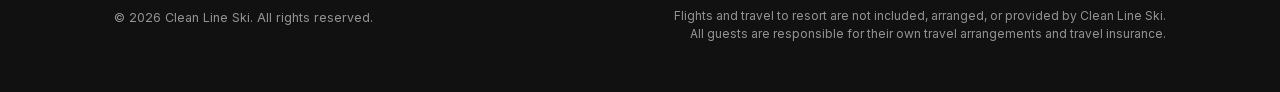
<file: contact.html>
<!DOCTYPE html>
<html lang="en">
<head>
  <meta charset="UTF-8" />
  <meta name="viewport" content="width=device-width, initial-scale=1.0" />
  <title>Get in Touch — Clean Line Ski</title>
  <meta name="description" content="Enquire about a Clean Line Ski trip. Tell us about your skiing and which trip interests you — we'll get back to you within 48 hours." />
  <link rel="canonical" href="https://cleanlineski.co.uk/contact.html" />

  <!-- OG / Twitter -->
  <meta property="og:type" content="website" />
  <meta property="og:title" content="Get in Touch — Clean Line Ski" />
  <meta property="og:description" content="Enquire about a Clean Line Ski trip. We'll get back to you within 48 hours." />
  <meta property="og:url" content="https://cleanlineski.co.uk/contact.html" />
  <meta name="twitter:card" content="summary" />
  <meta name="twitter:title" content="Get in Touch — Clean Line Ski" />
  <meta name="twitter:description" content="Enquire about a Clean Line Ski trip." />

  <!-- Security -->
  <meta http-equiv="Content-Security-Policy" content="default-src 'self'; style-src 'self'; font-src 'self'; script-src 'self'; img-src 'self' data:; form-action https://formspree.io; connect-src https://formspree.io;" />
  <meta name="referrer" content="strict-origin-when-cross-origin" />

  <!-- Fonts -->
  <link rel="stylesheet" href="css/fonts.css" />

  <link rel="icon" type="image/svg+xml" href="favicon.svg" />
  <link rel="stylesheet" href="css/style.css" />
</head>
<body>

  <a href="#main" class="skip-link">Skip to content</a>

  <!-- NAV -->
  <header class="site-header scrolled" role="banner">
    <div class="nav-inner">
      <a href="index.html" class="nav-logo" aria-label="Clean Line Ski home">
        <img src="images/footer_logo.webp" alt="Clean Line Ski" class="logo-light" />
        <img src="images/logo.webp" alt="Clean Line Ski" class="logo-dark" />
      </a>
      <nav class="nav-links" aria-label="Main navigation">
        <a href="index.html">Home</a>
        <a href="about.html">About</a>
        <a href="trips.html">Trips</a>
        <a href="faq.html">FAQ</a>
        <a href="contact.html" class="active">Contact</a>
      </nav>
      <button class="nav-toggle" aria-label="Open menu" aria-expanded="false" aria-controls="mobile-nav">
        <span></span><span></span><span></span>
      </button>
    </div>
  </header>

  <!-- MOBILE NAV -->
  <nav id="mobile-nav" class="nav-mobile" aria-label="Mobile navigation">
    <a href="index.html">Home</a>
    <a href="about.html">About</a>
    <a href="trips.html">Trips</a>
    <a href="faq.html">FAQ</a>
    <a href="contact.html">Contact</a>
  </nav>

  <main id="main">

    <!-- HERO -->
    <section class="hero hero--text-only" aria-label="Page header" style="padding-top: 5rem;">
      <div class="hero__content">
        <span class="label">Make an Enquiry</span>
        <h1>Get in Touch</h1>
      </div>
    </section>

    <!-- CONTACT SECTION -->
    <section class="section">
      <div class="container">
        <div class="contact-grid">

          <!-- Info -->
          <div class="contact-info fade-in">
            <span class="label">Before You Enquire</span>
            <h2>We Want to Hear From You</h2>
            <p>There's no commitment at this stage — just a conversation. Tell us which trip interests you and a bit about your skiing background and we'll get back to you within 48 hours.</p>
            <p>We take enquiries seriously. If you're a good fit for the trip, we'll say so. If you're not quite there yet or the dates don't work, we'll tell you that too — honestly.</p>
            <p style="margin-bottom: 0.2rem;">If you'd prefer to email directly:</p>
            <a href="mailto:info@cleanlineski.co.uk" class="contact-email">info@cleanlineski.co.uk</a>

            <div style="margin-top: 2.5rem; padding: 1.5rem; background: var(--surface); border-radius: 2px; border: 1px solid var(--border);">
              <h4 style="margin-bottom: 0.6rem; font-size: 0.75rem;">What Happens Next</h4>
              <ul class="who-list" style="margin-top: 0;">
                <li>We review your enquiry and respond within 48 hours</li>
                <li>If it's a good fit, we'll confirm availability and next steps</li>
                <li>No payment until you decide to proceed</li>
                <li>A deposit holds your space once you're confirmed</li>
              </ul>
            </div>
          </div>

          <!-- Form -->
          <div class="fade-in">
            <form id="contact-form" action="https://formspree.io/f/XXXXXXXX" method="POST" novalidate>

              <div class="form-group">
                <label for="name">Full Name <span aria-hidden="true" style="color: var(--blue);">*</span></label>
                <input type="text" id="name" name="name" required autocomplete="name" placeholder="Your full name" />
              </div>

              <div class="form-group">
                <label for="email">Email Address <span aria-hidden="true" style="color: var(--blue);">*</span></label>
                <input type="email" id="email" name="email" required autocomplete="email" placeholder="your@email.com" />
              </div>

              <div class="form-group">
                <label for="phone">Phone Number <span style="color: var(--mid); font-weight: 400; text-transform: none; letter-spacing: 0;">(optional)</span></label>
                <input type="tel" id="phone" name="phone" autocomplete="tel" placeholder="+44 7700 000000" />
              </div>

              <div class="form-group">
                <label for="trip">Trip Interest <span aria-hidden="true" style="color: var(--blue);">*</span></label>
                <select id="trip" name="trip" required>
                  <option value="" disabled selected>Select a trip…</option>
                  <option value="verbier">Verbier — February 2026</option>
                  <option value="valdisere">Val d'Isère — March 2026</option>
                  <option value="both">Both / Unsure</option>
                  <option value="future">Future trips (register interest)</option>
                </select>
              </div>

              <div class="form-group">
                <label for="ability">Skiing Ability <span aria-hidden="true" style="color: var(--blue);">*</span></label>
                <select id="ability" name="ability" required>
                  <option value="" disabled selected>Select your level…</option>
                  <option value="confident-intermediate">Confident Intermediate (strong reds)</option>
                  <option value="advanced">Advanced (comfortable on blacks)</option>
                  <option value="expert">Expert (off-piste experience)</option>
                </select>
              </div>

              <div class="form-group">
                <label for="about">About Your Skiing <span aria-hidden="true" style="color: var(--blue);">*</span></label>
                <textarea id="about" name="about" required placeholder="Tell us about your skiing background — where you've skied, what kind of terrain you typically ski, any off-piste experience, etc."></textarea>
                <p class="form-note">Be as specific as you like — it helps us understand whether the trip is right for you.</p>
              </div>

              <div class="form-group">
                <label for="referral">How Did You Hear About Us?</label>
                <select id="referral" name="referral">
                  <option value="" disabled selected>Select one…</option>
                  <option value="search">Google / Search engine</option>
                  <option value="instagram">Instagram</option>
                  <option value="friend">Friend or recommendation</option>
                  <option value="skiing-forum">Skiing forum or community</option>
                  <option value="other">Other</option>
                </select>
              </div>

              <div class="form-submit">
                <button type="submit" class="btn btn--primary">Send Enquiry</button>
              </div>

              <div id="form-msg" class="form-msg" role="alert" aria-live="polite"></div>

              <p class="compliance-text">By submitting this form you consent to Clean Line Ski contacting you in relation to your enquiry. We will not share your details with third parties. Read our <a href="terms.html" style="color: var(--blue);">Terms &amp; Conditions</a> for full details.</p>

            </form>
          </div>

        </div>
      </div>
    </section>

  </main>

  <!-- FOOTER -->
  <footer class="site-footer" role="contentinfo">
    <div class="footer-inner">
      <div class="footer-top">
        <a href="index.html" class="footer-logo" aria-label="Clean Line Ski home">
          <img src="images/footer_logo.webp" alt="Clean Line Ski" />
        </a>
        <nav class="footer-links" aria-label="Footer navigation">
          <a href="index.html">Home</a>
          <a href="about.html">About</a>
          <a href="trips.html">Trips</a>
          <a href="faq.html">FAQ</a>
          <a href="contact.html">Contact</a>
          <a href="terms.html">Terms &amp; Conditions</a>
        </nav>
      </div>
      <div class="footer-bottom">
        <p class="footer-copyright">&copy; 2026 Clean Line Ski. All rights reserved.</p>
        <p class="footer-compliance">Flights and travel to resort are not included, arranged, or provided by Clean Line Ski. All guests are responsible for their own travel arrangements and travel insurance.</p>
      </div>
    </div>
  </footer>

  <script src="js/main.js"></script>
</body>
</html>
</file>
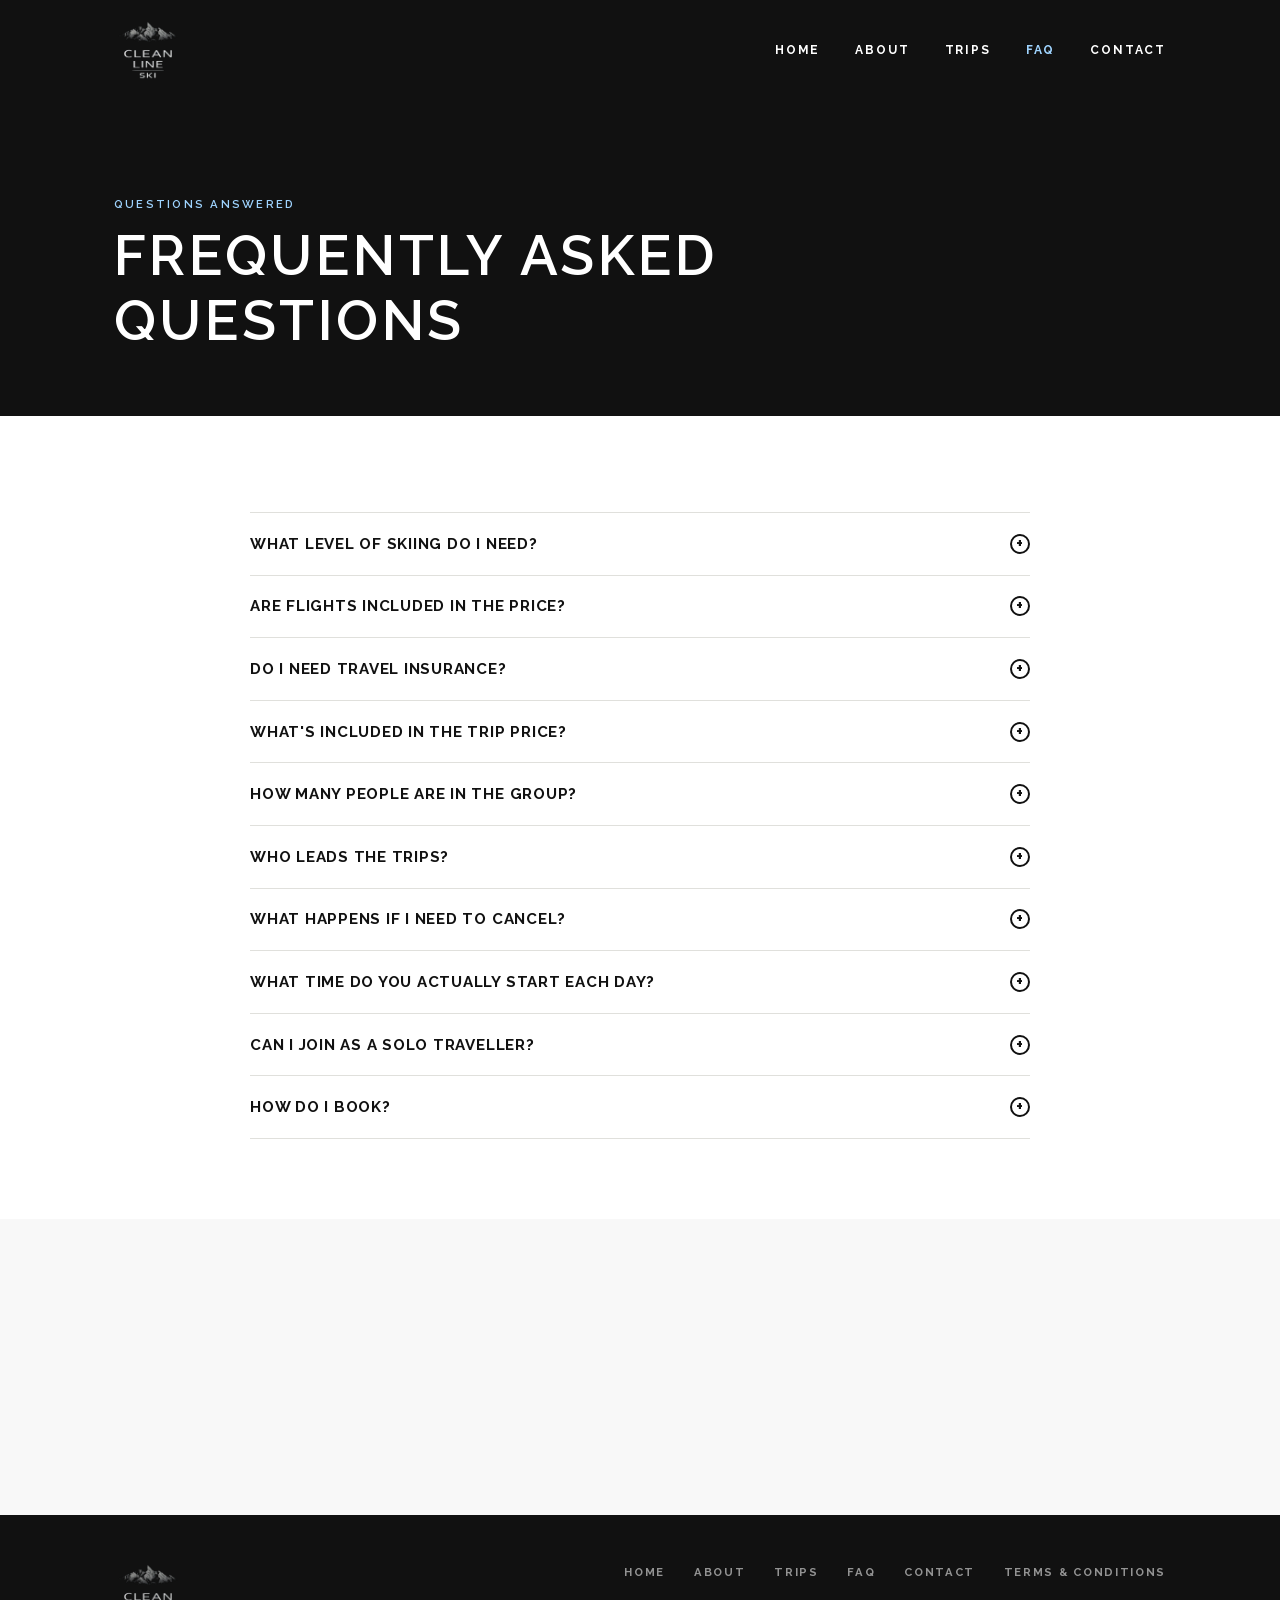
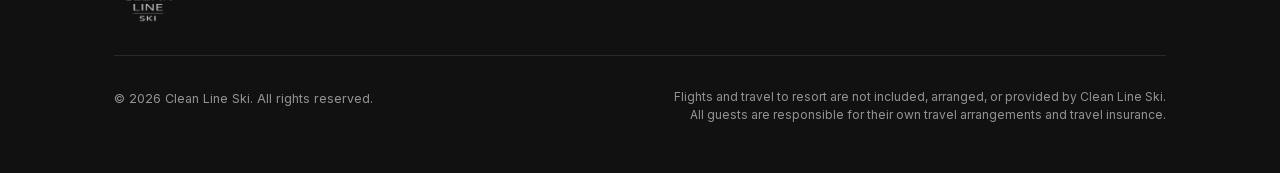
<file: faq.html>
<!DOCTYPE html>
<html lang="en">
<head>
  <meta charset="UTF-8" />
  <meta name="viewport" content="width=device-width, initial-scale=1.0" />
  <title>FAQ — Clean Line Ski</title>
  <meta name="description" content="Frequently asked questions about Clean Line Ski trips — booking, ability levels, what's included, flights, insurance and more." />
  <link rel="canonical" href="https://cleanlineski.co.uk/faq.html" />

  <!-- OG / Twitter -->
  <meta property="og:type" content="website" />
  <meta property="og:title" content="FAQ — Clean Line Ski" />
  <meta property="og:description" content="Common questions answered — what's included, ability requirements, flights, insurance, and more." />
  <meta property="og:url" content="https://cleanlineski.co.uk/faq.html" />
  <meta name="twitter:card" content="summary" />
  <meta name="twitter:title" content="FAQ — Clean Line Ski" />
  <meta name="twitter:description" content="Common questions answered — what's included, ability requirements, flights, insurance, and more." />

  <!-- Security -->
  <meta http-equiv="Content-Security-Policy" content="default-src 'self'; style-src 'self'; font-src 'self'; script-src 'self'; img-src 'self' data:; form-action https://formspree.io; connect-src https://formspree.io;" />
  <meta name="referrer" content="strict-origin-when-cross-origin" />

  <!-- Fonts -->
  <link rel="stylesheet" href="css/fonts.css" />

  <link rel="icon" type="image/svg+xml" href="favicon.svg" />
  <link rel="stylesheet" href="css/style.css" />

  <!-- JSON-LD FAQPage -->
  <script type="application/ld+json">
  {
    "@context": "https://schema.org",
    "@type": "FAQPage",
    "mainEntity": [
      {
        "@type": "Question",
        "name": "What level of skiing do I need?",
        "acceptedAnswer": {
          "@type": "Answer",
          "text": "These trips are best suited to confident intermediate skiers and above. Off-piste skiing is completely optional — qualified local guides can be arranged in advance for those who want it. If you're unsure whether the trip is right for you, just get in touch."
        }
      },
      {
        "@type": "Question",
        "name": "Are flights included?",
        "acceptedAnswer": {
          "@type": "Answer",
          "text": "No. Flights and travel to resort are not included, not arranged, and not provided by Clean Line Ski. You book your own flights. We'll tell you the resort, the dates, and the nearest airports — the travel itself is down to you."
        }
      },
      {
        "@type": "Question",
        "name": "Do I need travel insurance?",
        "acceptedAnswer": {
          "@type": "Answer",
          "text": "Yes — and it's mandatory. You must have travel insurance that specifically covers skiing and off-piste skiing before your booking can be confirmed. We'll ask for proof of insurance before the trip."
        }
      }
    ]
  }
  </script>
</head>
<body>

  <a href="#main" class="skip-link">Skip to content</a>

  <!-- NAV -->
  <header class="site-header scrolled" role="banner">
    <div class="nav-inner">
      <a href="index.html" class="nav-logo" aria-label="Clean Line Ski home">
        <img src="images/footer_logo.webp" alt="Clean Line Ski" class="logo-light" />
        <img src="images/logo.webp" alt="Clean Line Ski" class="logo-dark" />
      </a>
      <nav class="nav-links" aria-label="Main navigation">
        <a href="index.html">Home</a>
        <a href="about.html">About</a>
        <a href="trips.html">Trips</a>
        <a href="faq.html" class="active">FAQ</a>
        <a href="contact.html">Contact</a>
      </nav>
      <button class="nav-toggle" aria-label="Open menu" aria-expanded="false" aria-controls="mobile-nav">
        <span></span><span></span><span></span>
      </button>
    </div>
  </header>

  <!-- MOBILE NAV -->
  <nav id="mobile-nav" class="nav-mobile" aria-label="Mobile navigation">
    <a href="index.html">Home</a>
    <a href="about.html">About</a>
    <a href="trips.html">Trips</a>
    <a href="faq.html">FAQ</a>
    <a href="contact.html">Contact</a>
  </nav>

  <main id="main">

    <!-- HERO -->
    <section class="hero hero--text-only" aria-label="Page header" style="padding-top: 5rem;">
      <div class="hero__content">
        <span class="label">Questions Answered</span>
        <h1>Frequently Asked Questions</h1>
      </div>
    </section>

    <!-- FAQ CONTENT -->
    <section class="section">
      <div class="container">
        <div class="faq-list fade-in">

          <div class="faq-item">
            <button class="faq-question" aria-expanded="false">
              What level of skiing do I need?
              <span class="faq-icon" aria-hidden="true">+</span>
            </button>
            <div class="faq-answer">
              <p>These trips are best suited to confident intermediate skiers and above. If you're comfortable skiing red runs and happy exploring some black terrain, you'll fit in well.</p>
              <p>We spend full days on the mountain, moving around the resort and skiing a mix of terrain as we explore different areas. Because of that, a reasonable level of fitness helps — the aim is to enjoy long days skiing with a few well-timed stops to rest and refuel.</p>
              <p>Off-piste skiing is completely optional. For those who want to explore beyond the marked runs, qualified local guides can be arranged in advance. Not everyone in the group chooses to ski off-piste, and plenty of people stay on piste for the entire trip and still get a huge amount out of the experience.</p>
              <p>If you're unsure whether the trip is right for you, <a href="contact.html" style="color: var(--blue); text-decoration: underline;">just get in touch</a>.</p>
            </div>
          </div>

          <div class="faq-item">
            <button class="faq-question" aria-expanded="false">
              Are flights included in the price?
              <span class="faq-icon" aria-hidden="true">+</span>
            </button>
            <div class="faq-answer">
              <p>No. Flights are not included, not arranged, and not provided by Clean Line Ski. You book your own flights to the relevant airport. We'll give you the resort, the dates, and airport options — the travel is your responsibility.</p>
              <p>For Verbier, Geneva is the closest airport. For Val d'Isère, Geneva or Chambéry work well.</p>
            </div>
          </div>

          <div class="faq-item">
            <button class="faq-question" aria-expanded="false">
              Do I need travel insurance?
              <span class="faq-icon" aria-hidden="true">+</span>
            </button>
            <div class="faq-answer">
              <p>Yes — it's mandatory. You must have travel insurance in place that specifically covers skiing and off-piste skiing before your booking is confirmed. We'll ask for proof of cover before the trip departs.</p>
              <p>If you need help finding appropriate ski insurance, we're happy to point you in the right direction — but the choice and purchase is yours.</p>
            </div>
          </div>

          <div class="faq-item">
            <button class="faq-question" aria-expanded="false">
              What's included in the trip price?
              <span class="faq-icon" aria-hidden="true">+</span>
            </button>
            <div class="faq-answer">
              <p><strong>Included:</strong></p>
              <ul class="faq-list--included">
                <li>7 nights accommodation</li>
                <li>Return airport–resort transfers</li>
                <li>Half board at the accommodation (breakfast and evening meal)</li>
                <li>Full area lift pass</li>
              </ul>
              <p><strong>Not included:</strong></p>
              <ul class="faq-list--excluded">
                <li>Flights</li>
                <li>Lunches and drinks</li>
                <li>Ski hire and equipment</li>
                <li>Ski lessons</li>
                <li>Professional ski guiding</li>
                <li>Travel insurance</li>
                <li>Any personal expenses or optional extras</li>
              </ul>
            </div>
          </div>

          <div class="faq-item">
            <button class="faq-question" aria-expanded="false">
              How many people are in the group?
              <span class="faq-icon" aria-hidden="true">+</span>
            </button>
            <div class="faq-answer">
              <p>Maximum six skiers per trip. That's a firm limit — not a soft one. The quality of guiding, terrain selection, and overall experience relies on keeping the group small. We won't increase group sizes to fill revenue gaps.</p>
            </div>
          </div>

          <div class="faq-item">
            <button class="faq-question" aria-expanded="false">
              Who leads the trips?
              <span class="faq-icon" aria-hidden="true">+</span>
            </button>
            <div class="faq-answer">
              <p>Every trip is led personally. You won't be handed to a third-party guide or someone you've never met. The person who answers your enquiry is the person on the hill with you all week.</p>
            </div>
          </div>

          <div class="faq-item">
            <button class="faq-question" aria-expanded="false">
              What happens if I need to cancel?
              <span class="faq-icon" aria-hidden="true">+</span>
            </button>
            <div class="faq-answer">
              <p>Cancellation terms depend on how far in advance you cancel. Full details are in our <a href="terms.html" style="color: var(--blue); text-decoration: underline;">Terms &amp; Conditions</a>. In short: deposits are non-refundable unless we cancel the trip; full payment is required within a certain window of departure.</p>
              <p>If you're concerned about cancellation risk, this is exactly why we recommend comprehensive travel insurance — good ski policies include trip cancellation cover.</p>
            </div>
          </div>

          <div class="faq-item">
            <button class="faq-question" aria-expanded="false">
              What time do you actually start each day?
              <span class="faq-icon" aria-hidden="true">+</span>
            </button>
            <div class="faq-answer">
              <p>Typically we're on first lifts — that usually means 8am to 9am depending on the resort and conditions. We don't apologise for this. The best snow and the emptiest runs go to people who show up early. If leisurely mornings are important to you, this probably isn't the right trip.</p>
            </div>
          </div>

          <div class="faq-item">
            <button class="faq-question" aria-expanded="false">
              Can I join as a solo traveller?
              <span class="faq-icon" aria-hidden="true">+</span>
            </button>
            <div class="faq-answer">
              <p>Yes. Solo travellers are welcome and make up a good portion of our bookings. The group dynamic tends to work well — people who sign up for a trip like this share similar attitudes to skiing. If you want to know what the current group composition looks like before committing, just ask.</p>
            </div>
          </div>

          <div class="faq-item">
            <button class="faq-question" aria-expanded="false">
              How do I book?
              <span class="faq-icon" aria-hidden="true">+</span>
            </button>
            <div class="faq-answer">
              <p>Start with an enquiry via the <a href="contact.html" style="color: var(--blue); text-decoration: underline;">contact form</a>. There's no payment at that stage — just tell us about your skiing and which trip you're interested in. We'll get back to you within 48 hours.</p>
              <p>If it's a good fit, we'll confirm the details and ask for a deposit to hold your space. The remaining balance is due 8 weeks before departure.</p>
            </div>
          </div>

        </div>


      </div>
    </section>

    <!-- Footer CTA -->
    <section class="cta-section">
      <div class="container fade-in">
        <h2>Still Have a Question?</h2>
        <p>We're happy to answer anything that's not covered above. Send us a message and we'll get back to you quickly.</p>
        <a href="contact.html" class="btn btn--primary">Get in Touch</a>
      </div>
    </section>

  </main>

  <!-- FOOTER -->
  <footer class="site-footer" role="contentinfo">
    <div class="footer-inner">
      <div class="footer-top">
        <a href="index.html" class="footer-logo" aria-label="Clean Line Ski home">
          <img src="images/footer_logo.webp" alt="Clean Line Ski" />
        </a>
        <nav class="footer-links" aria-label="Footer navigation">
          <a href="index.html">Home</a>
          <a href="about.html">About</a>
          <a href="trips.html">Trips</a>
          <a href="faq.html">FAQ</a>
          <a href="contact.html">Contact</a>
          <a href="terms.html">Terms &amp; Conditions</a>
        </nav>
      </div>
      <div class="footer-bottom">
        <p class="footer-copyright">&copy; 2026 Clean Line Ski. All rights reserved.</p>
        <p class="footer-compliance">Flights and travel to resort are not included, arranged, or provided by Clean Line Ski. All guests are responsible for their own travel arrangements and travel insurance.</p>
      </div>
    </div>
  </footer>

  <script src="js/main.js"></script>
</body>
</html>
</file>
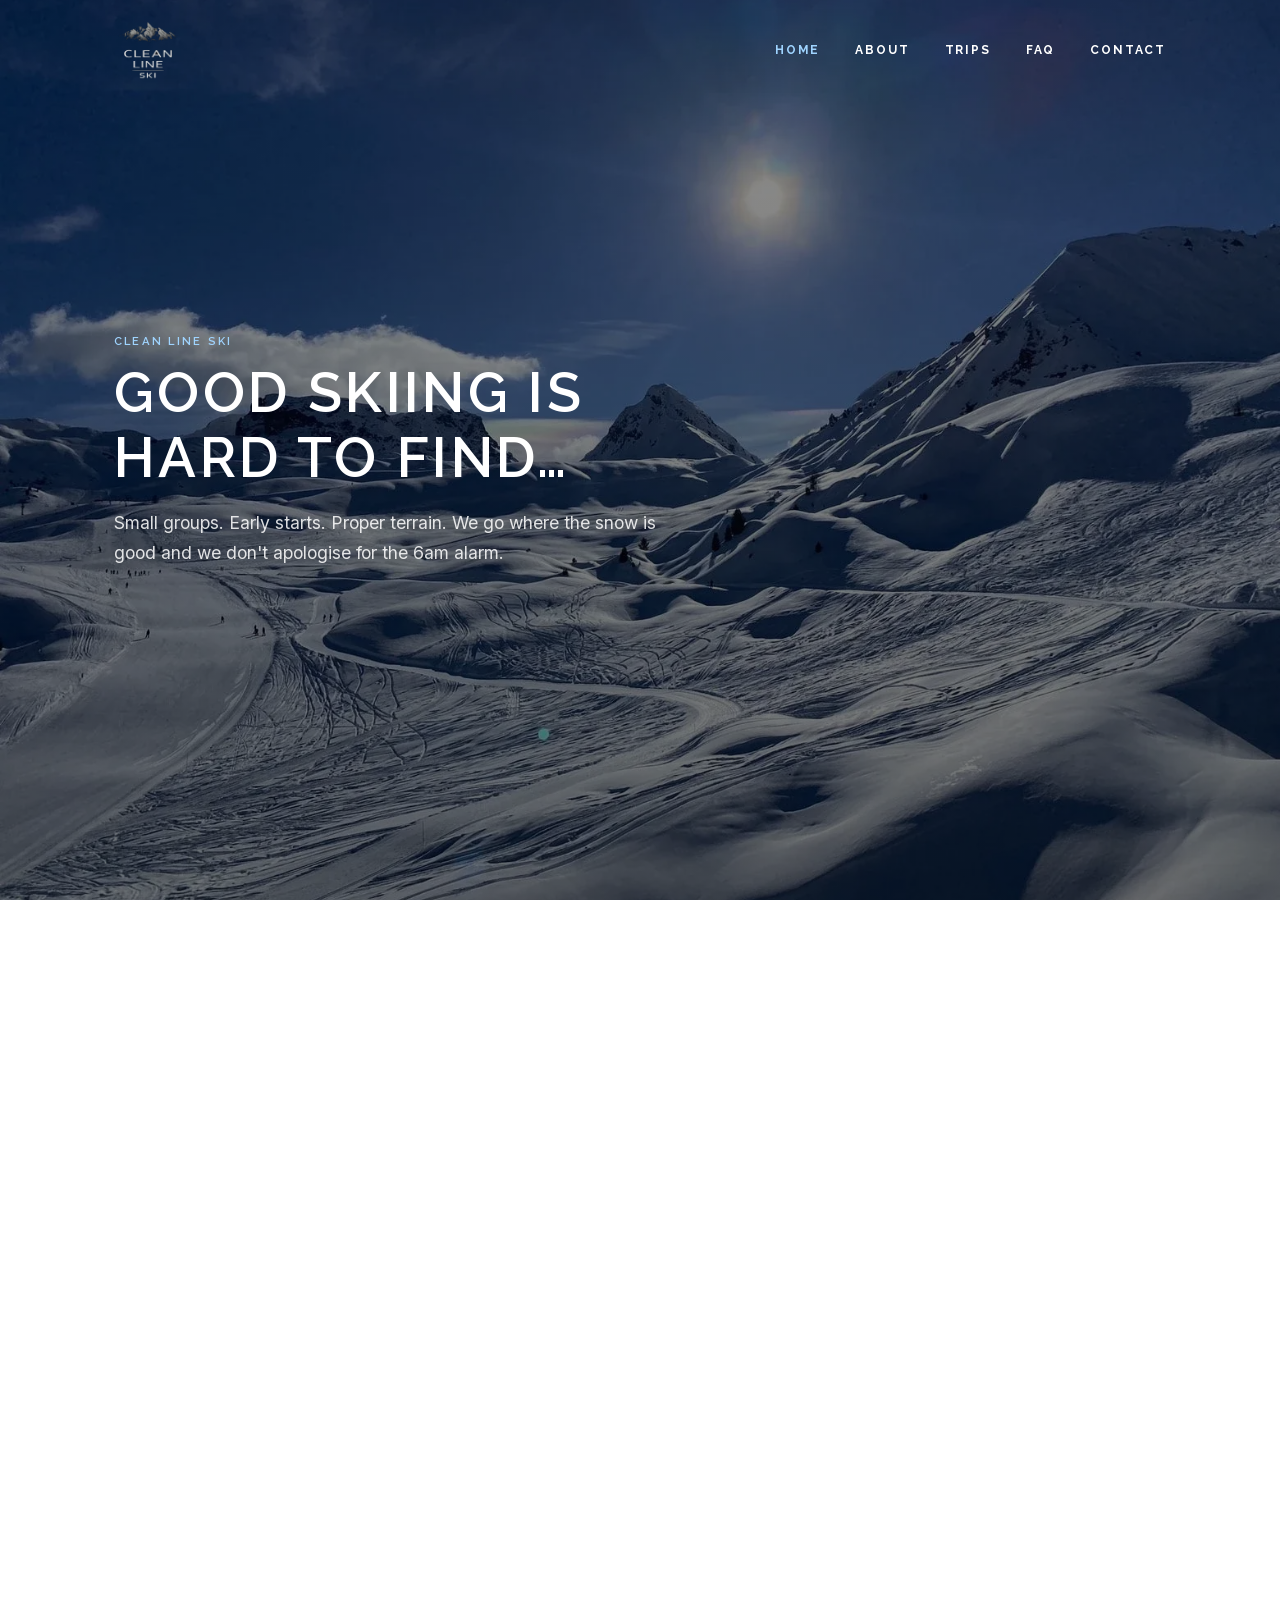
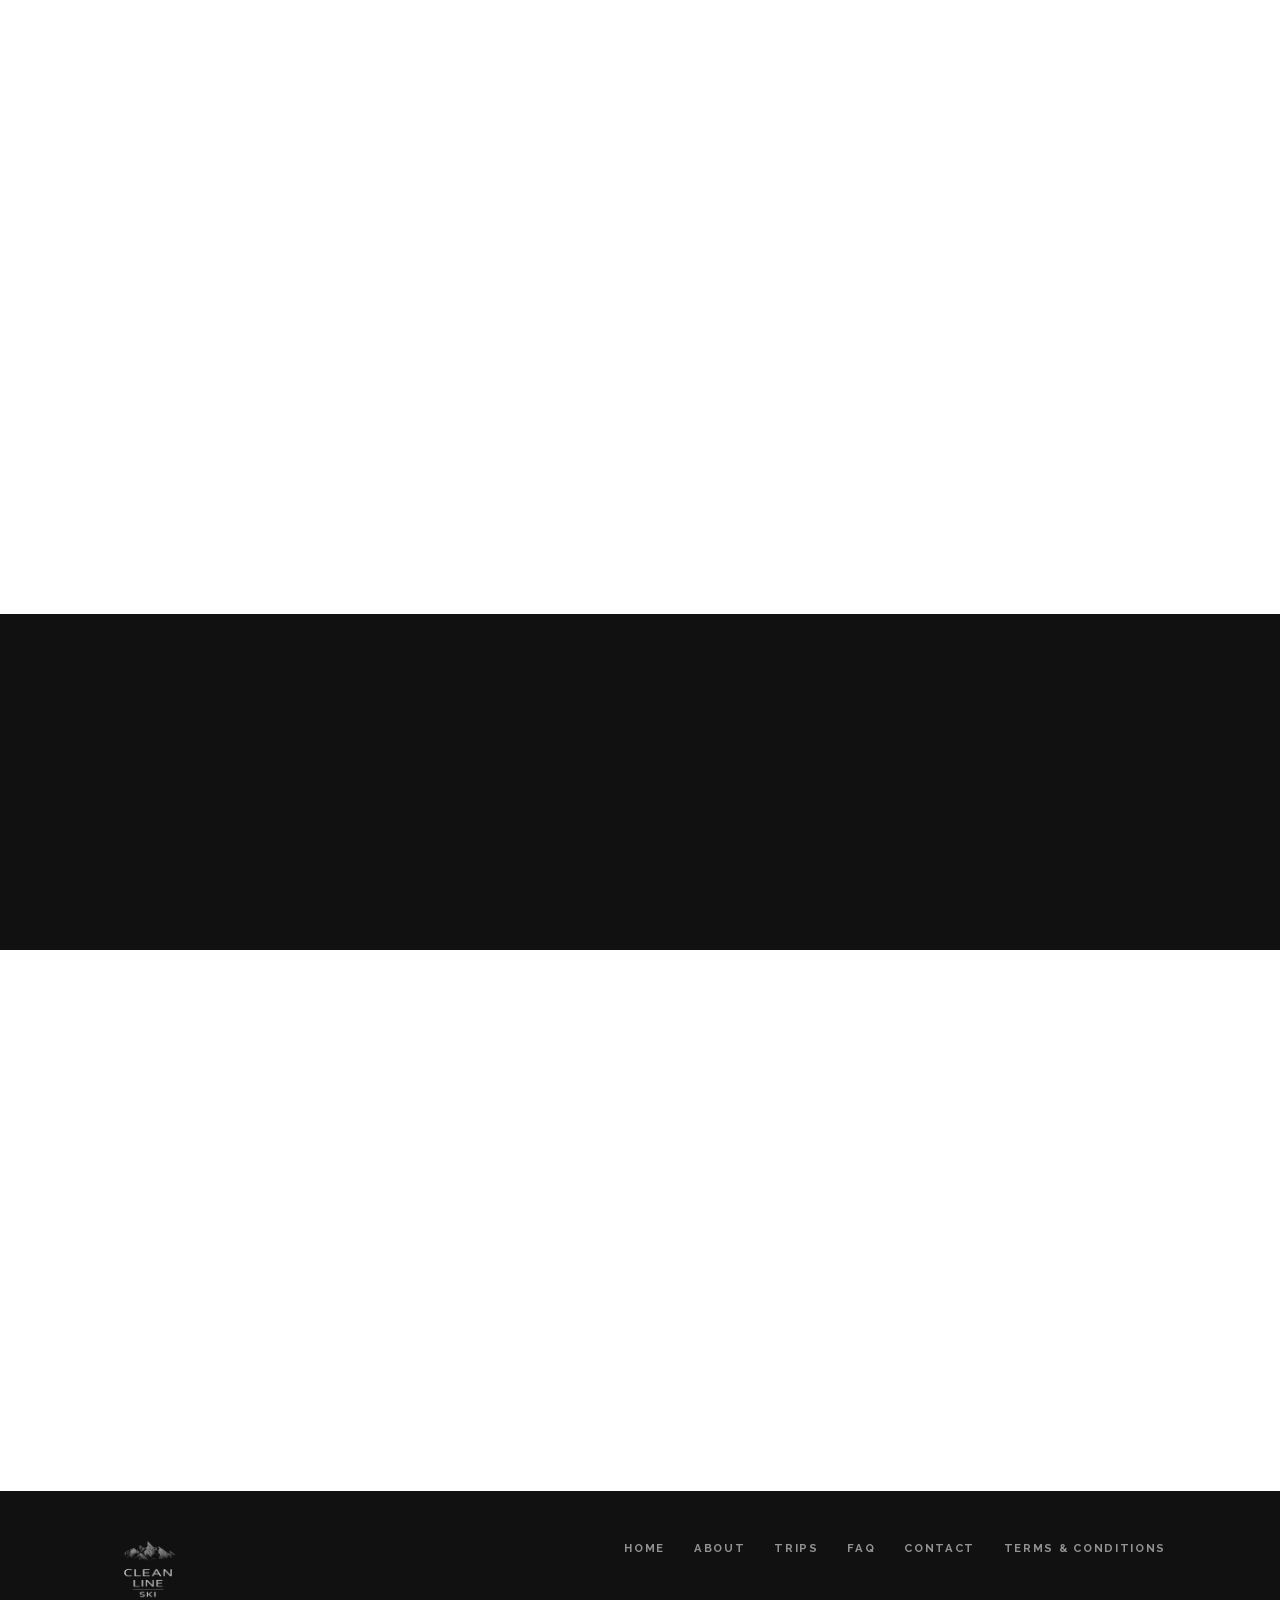
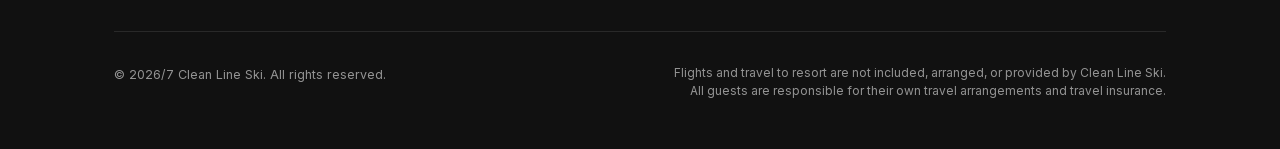
<file: holding.html>
<!DOCTYPE html>
<html lang="en">
<head>
  <meta charset="UTF-8" />
  <meta name="viewport" content="width=device-width, initial-scale=1.0" />
  <title>Clean Line Ski — Premium Ski Trips for Serious Skiers</title>
  <meta name="description" content="Small-group, guided ski trips to Verbier and Val d'Isère for confident and advanced skiers. Early starts, no compromise, no crowds." />
  <link rel="canonical" href="https://cleanlineski.co.uk/" />

  <!-- OG / Twitter -->
  <meta property="og:type" content="website" />
  <meta property="og:title" content="Clean Line Ski — Premium Ski Trips for Serious Skiers" />
  <meta property="og:description" content="Small-group, guided ski trips to Verbier and Val d'Isère for confident and advanced skiers." />
  <meta property="og:url" content="https://cleanlineski.co.uk/" />
  <meta name="twitter:card" content="summary_large_image" />
  <meta name="twitter:title" content="Clean Line Ski" />
  <meta name="twitter:description" content="Small-group ski trips for serious skiers. No queues, no compromise." />

  <!-- Security -->
  <meta http-equiv="Content-Security-Policy" content="default-src 'self'; style-src 'self'; font-src 'self'; script-src 'self'; img-src 'self' data:; form-action https://formspree.io; connect-src https://formspree.io;" />
  <meta name="referrer" content="strict-origin-when-cross-origin" />

  <!-- Fonts — preload critical latin subsets first, then load the CSS -->
  <link rel="preload" as="font" type="font/woff2" href="fonts/inter-latin.woff2" crossorigin />
  <link rel="preload" as="font" type="font/woff2" href="fonts/raleway-latin.woff2" crossorigin />
  <link rel="stylesheet" href="css/fonts.css" />

  <!-- Preload hero image so browser fetches it immediately (improves LCP) -->
  <link rel="preload" as="image" href="images/hero_mobile.webp" fetchpriority="high" media="(max-width: 768px)" />
  <link rel="preload" as="image" href="images/hero_image.webp" fetchpriority="high" media="(min-width: 769px)" />

  <link rel="icon" type="image/svg+xml" href="favicon.svg" />
  <link rel="stylesheet" href="css/style.css" />

  <!-- JSON-LD -->
  <script type="application/ld+json">
  {
    "@context": "https://schema.org",
    "@type": "TravelAgency",
    "name": "Clean Line Ski",
    "url": "https://cleanlineski.co.uk",
    "description": "Premium small-group ski trips to Verbier and Val d'Isère for confident and advanced skiers.",
    "email": "info@cleanlineski.co.uk",
    "areaServed": "GB"
  }
  </script>
</head>
<body>

  <a href="#main" class="skip-link">Skip to content</a>

  <!-- NAV -->
  <header class="site-header" role="banner">
    <div class="nav-inner">
      <a href="index.html" class="nav-logo" aria-label="Clean Line Ski home">
        <img src="images/footer_logo.webp" alt="Clean Line Ski" class="logo-light" />
        <img src="images/logo.webp" alt="Clean Line Ski" class="logo-dark" />
      </a>
      <nav class="nav-links" aria-label="Main navigation">
        <a href="index.html" class="active">Home</a>
        <a href="about.html">About</a>
        <a href="trips.html">Trips</a>
        <a href="faq.html">FAQ</a>
        <a href="contact.html">Contact</a>
      </nav>
      <button class="nav-toggle" aria-label="Open menu" aria-expanded="false" aria-controls="mobile-nav">
        <span></span><span></span><span></span>
      </button>
    </div>
  </header>

  <!-- MOBILE NAV -->
  <nav id="mobile-nav" class="nav-mobile" aria-label="Mobile navigation">
    <a href="index.html">Home</a>
    <a href="about.html">About</a>
    <a href="trips.html">Trips</a>
    <a href="faq.html">FAQ</a>
    <a href="contact.html">Contact</a>
  </nav>

  <main id="main">

    <!-- HERO -->
    <section class="hero" aria-label="Hero">
      <div class="hero__bg" role="img" aria-label="Skier on pristine alpine terrain"></div>
      <div class="hero__content">
        <span class="label">Clean Line Ski</span>
        <h1>Good Skiing Is<br />Hard to Find…</h1>
        <p>Small groups. Early starts. Proper terrain. We go where the snow is good and we don't apologise for the 6am alarm.</p>
      </div>
    </section>

    <!-- WHY CLS -->
    <section class="section" id="why">
      <div class="container">
        <div class="why-cls fade-in">
          <div class="why-cls__text">
            <span class="label">The Idea</span>
            <h2>Ski Trips Done Differently</h2>
            <p>Most ski holidays involve battling lift queues, waiting for stragglers, and spending half the day in a restaurant. Clean Line Ski was built on a different premise: get out early, find the good snow, ski with people who share your standards.</p>
            <p>We keep groups small, pick our resorts carefully, and run every trip ourselves. No sales team. No junior guides. Just people who love skiing — operating with a bit of obsession.</p>
            <a href="about.html" class="btn btn--outline">About Us</a>
          </div>
          <div class="why-cls__img">
            <img src="images/hero_image.webp" alt="Clean mountain skiing terrain" loading="lazy" />
          </div>
        </div>
      </div>
    </section>

    <!-- TRIPS TEASER -->
    <section class="section" style="background: var(--surface);" id="trips">
      <div class="container">
        <div class="section-header fade-in">
          <span class="label">2025 / 2026 Season</span>
          <h2>The Trips</h2>
          <p>Two trips. Two iconic resorts. Both deliberately small. Both run properly.</p>
        </div>
        <div class="trip-cards">
          <div class="trip-card fade-in">
            <div class="trip-card__resort">Verbier</div>
            <div class="trip-card__dates">February 2026 · 7 nights</div>
            <div class="trip-card__detail">Max 6 skiers · All-mountain / off-piste</div>
            <div class="trip-card__detail">Advanced / expert level</div>
            <div class="trip-card__price">From £1,950</div>
            <a href="trips.html#verbier" class="btn btn--primary">View Trip</a>
          </div>
          <div class="trip-card fade-in">
            <div class="trip-card__resort">Val d'Isère</div>
            <div class="trip-card__dates">March 2026 · 7 nights</div>
            <div class="trip-card__detail">Max 6 skiers · All-mountain / off-piste</div>
            <div class="trip-card__detail">Confident intermediate+ level</div>
            <div class="trip-card__price">From £1,750</div>
            <a href="trips.html#valdisere" class="btn btn--primary">View Trip</a>
          </div>
          <div class="trip-card fade-in">
            <div class="trip-card__resort">New for 2027</div>
            <div class="trip-card__dates">Dates TBC</div>
            <div class="trip-card__detail">A third resort is in planning</div>
            <div class="trip-card__detail">Register interest for early access</div>
            <div class="trip-card__price">TBC</div>
            <a href="contact.html" class="btn btn--outline">Register Interest</a>
          </div>
        </div>
        <div style="text-align:center; margin-top: 2.5rem;" class="fade-in">
          <a href="trips.html" class="btn btn--primary">View All Trips</a>
        </div>
      </div>
    </section>

    <!-- MANIFESTO -->
    <section class="manifesto" aria-label="Manifesto">
      <div class="manifesto__inner fade-in">
        <p class="manifesto__quote">"We're not interested in the easy option. We're here for the good skiing — the kind you have to earn."</p>
        <p class="manifesto__attr">— Clean Line Ski</p>
      </div>
    </section>

    <!-- WHO IT'S FOR -->
    <section class="section" id="who">
      <div class="container">
        <div style="max-width: 680px;" class="fade-in">
          <span class="label">Who It's For</span>
          <h2>This Trip Is For You If…</h2>
          <ul class="who-list">
            <li>You ski confidently on black runs and want more than that</li>
            <li>You're done with hour-long lift queues and crowded pistes</li>
            <li>You want to be on the hill by 8am, not at the bottom by 11</li>
            <li>You ski with a small group of like-minded people, not a coach party</li>
            <li>You want a trip that's been planned obsessively, not packaged generically</li>
          </ul>
          <a href="contact.html" class="btn btn--primary">Make an Enquiry</a>
        </div>
      </div>
    </section>

  </main>

  <!-- FOOTER -->
  <footer class="site-footer" role="contentinfo">
    <div class="footer-inner">
      <div class="footer-top">
        <a href="index.html" class="footer-logo" aria-label="Clean Line Ski home">
          <img src="images/footer_logo.webp" alt="Clean Line Ski" />
        </a>
        <nav class="footer-links" aria-label="Footer navigation">
          <a href="index.html">Home</a>
          <a href="about.html">About</a>
          <a href="trips.html">Trips</a>
          <a href="faq.html">FAQ</a>
          <a href="contact.html">Contact</a>
          <a href="terms.html">Terms &amp; Conditions</a>
        </nav>
      </div>
      <div class="footer-bottom">
        <p class="footer-copyright">&copy; 2026/7 Clean Line Ski. All rights reserved.</p>
        <p class="footer-compliance">Flights and travel to resort are not included, arranged, or provided by Clean Line Ski. All guests are responsible for their own travel arrangements and travel insurance.</p>
      </div>
    </div>
  </footer>

  <script src="js/main.js"></script>
</body>
</html>
</file>
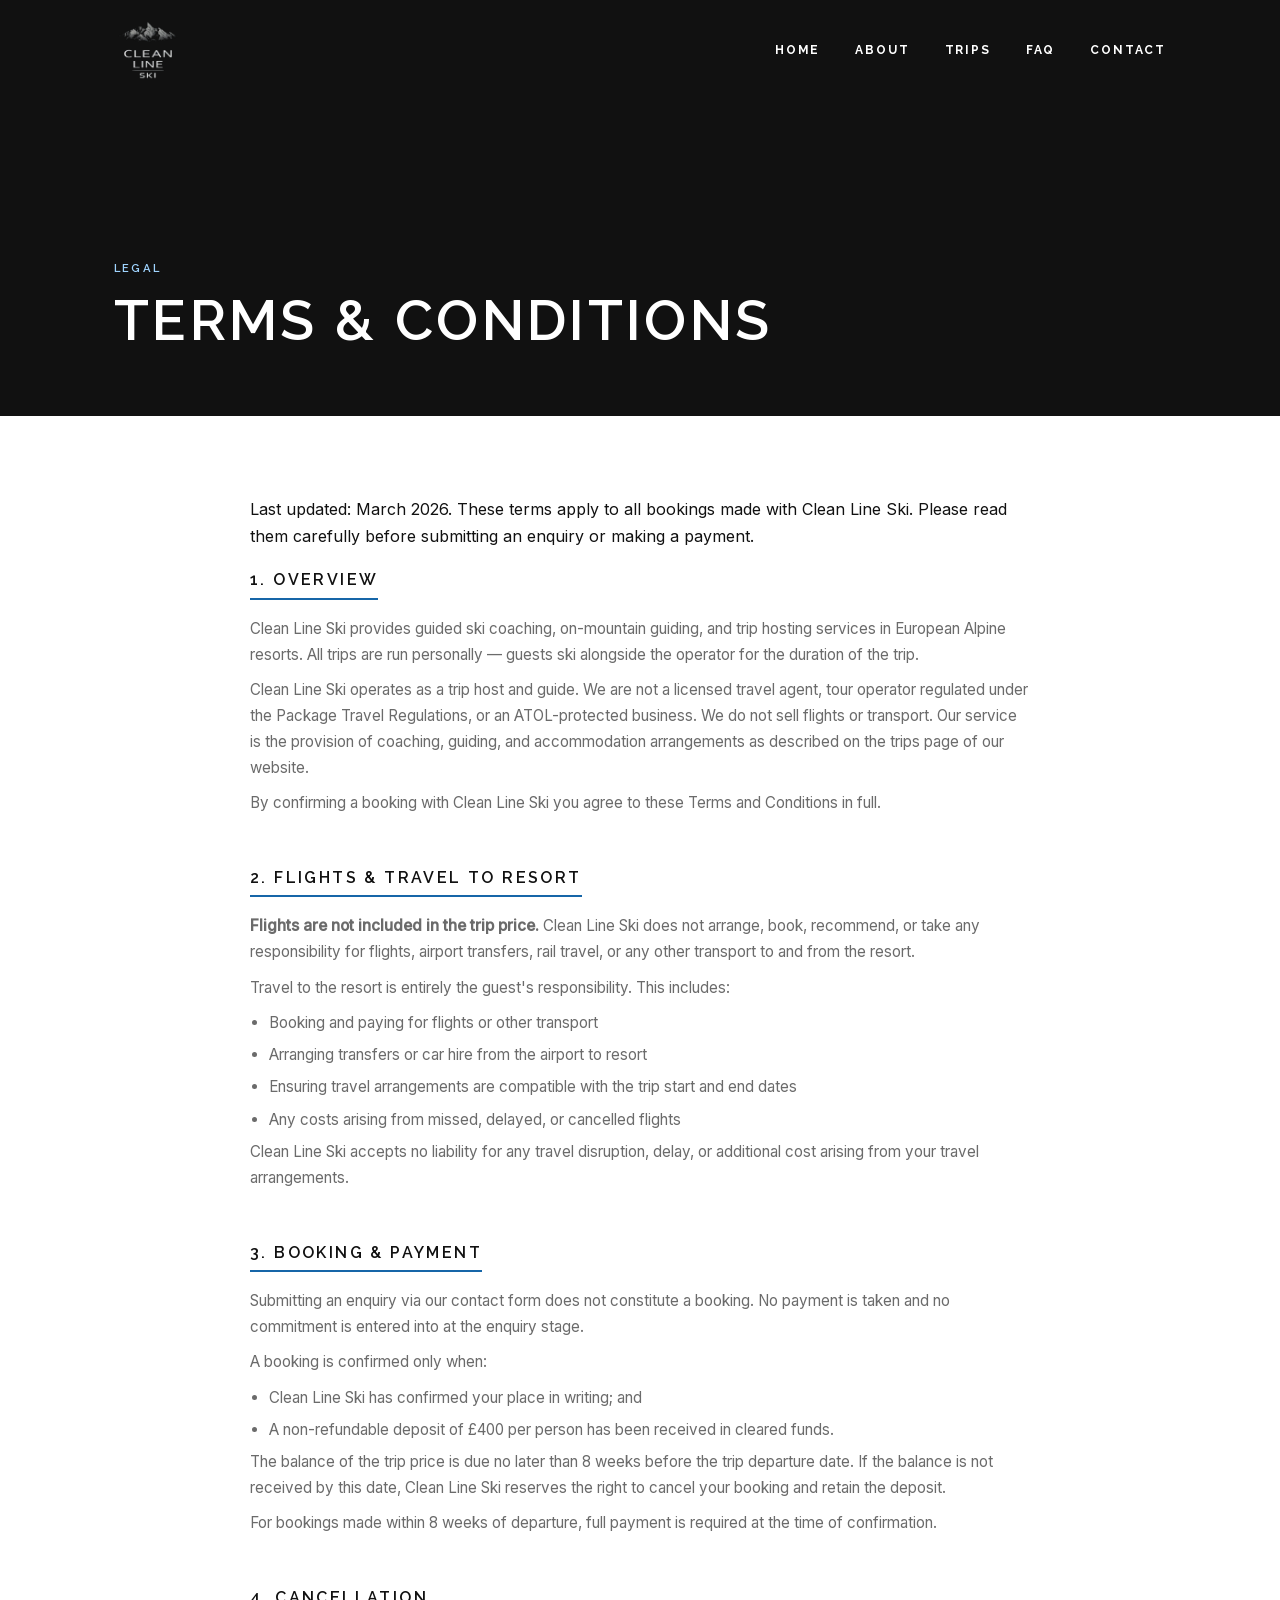
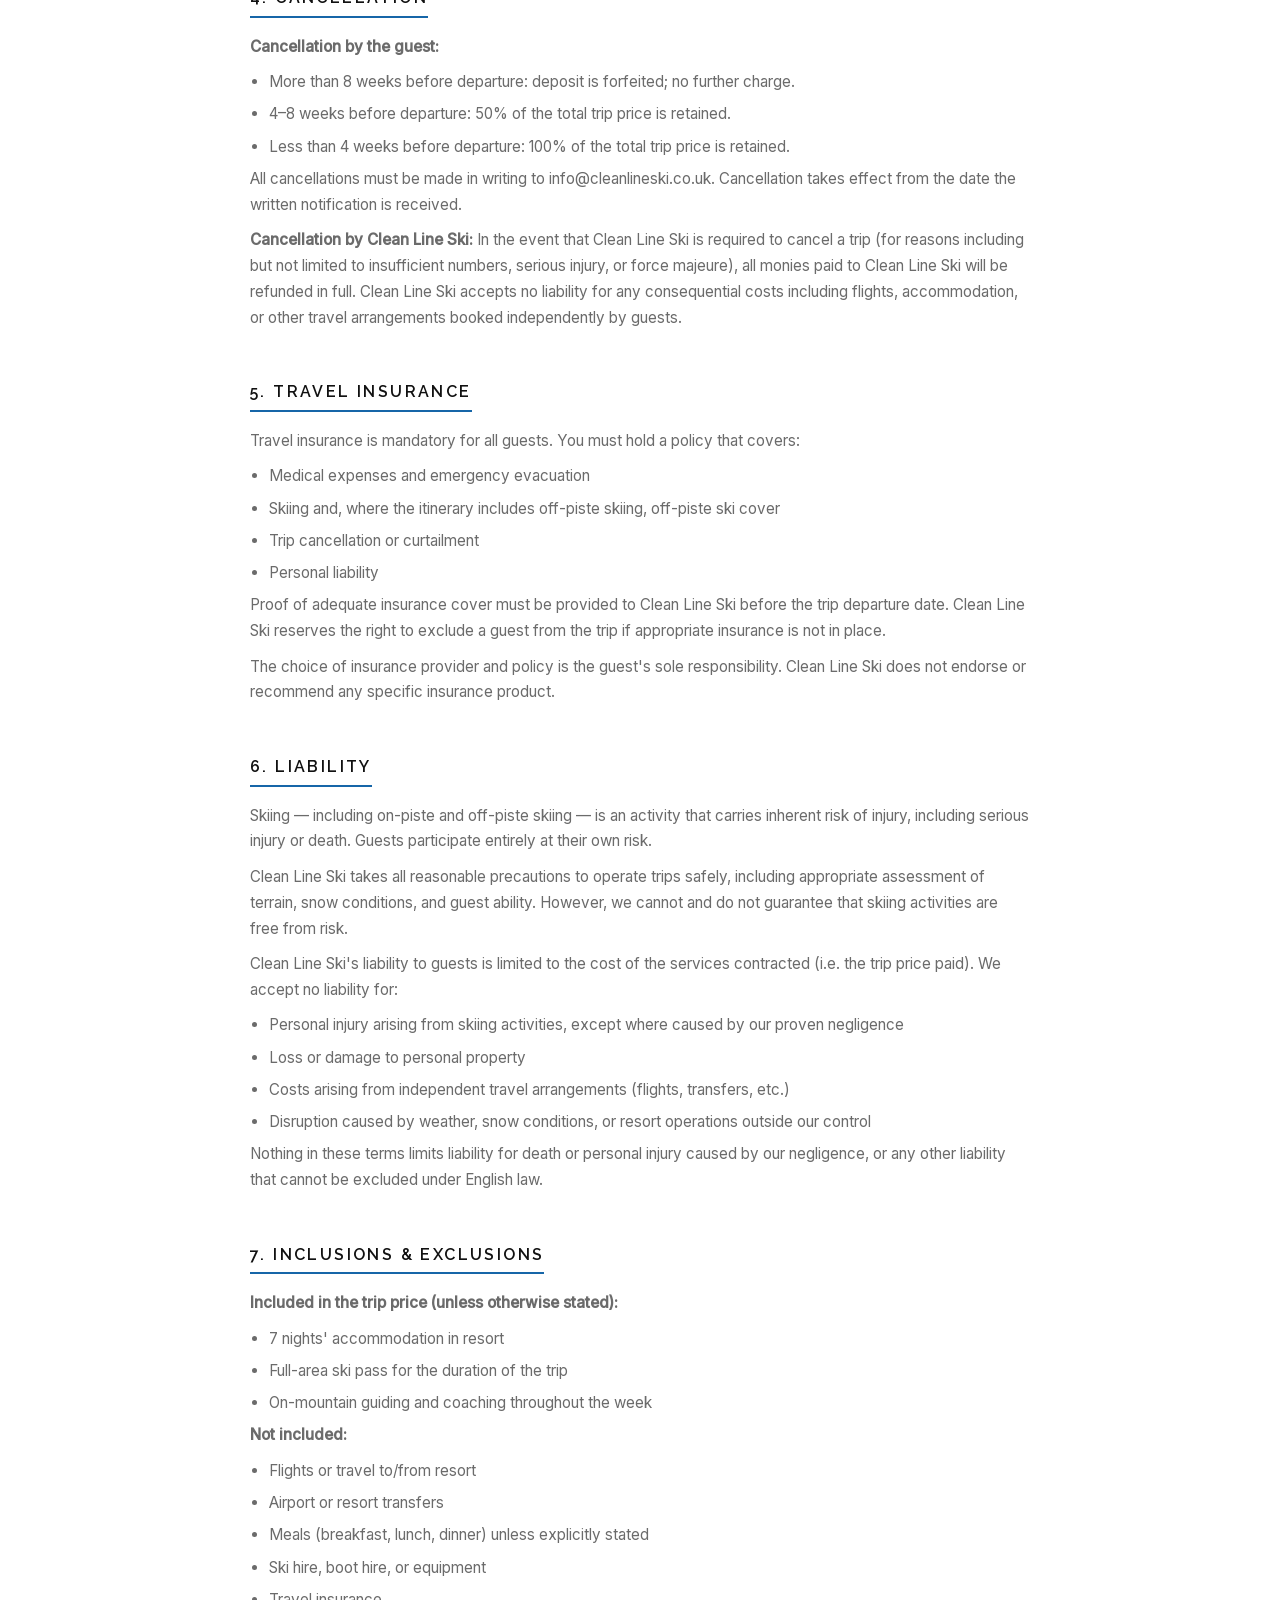
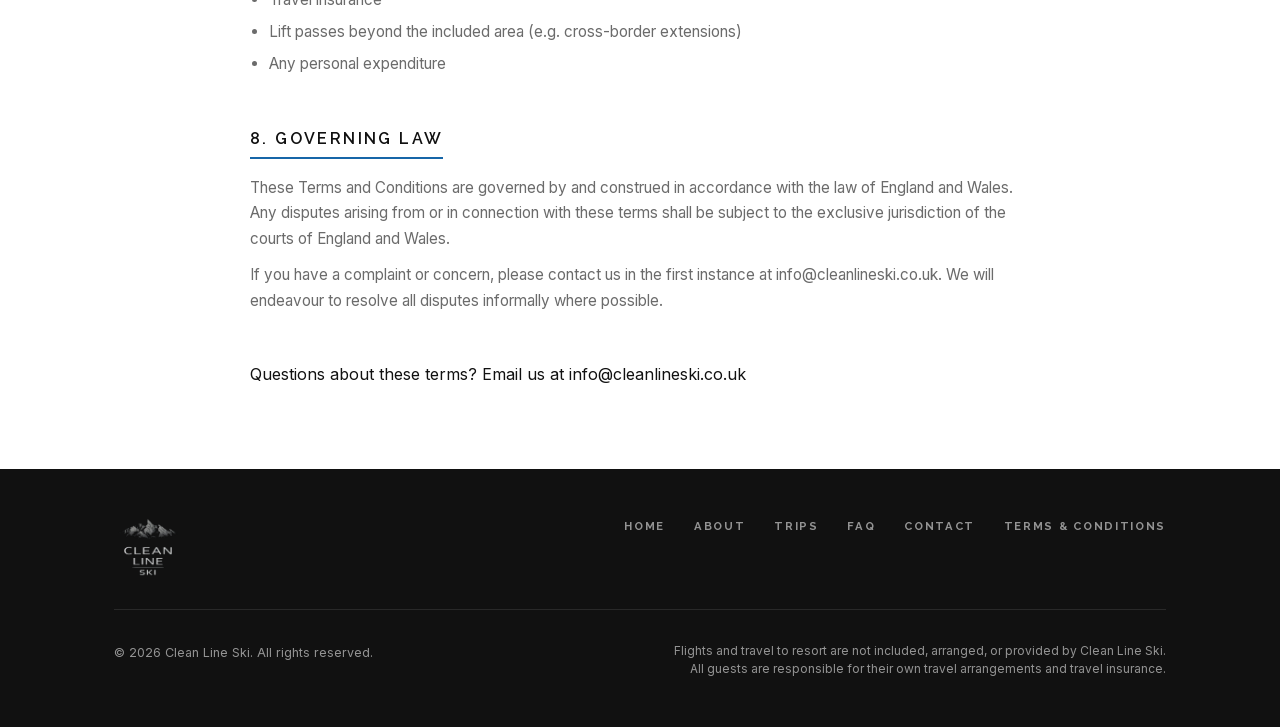
<file: terms.html>
<!DOCTYPE html>
<html lang="en">
<head>
  <meta charset="UTF-8" />
  <meta name="viewport" content="width=device-width, initial-scale=1.0" />
  <title>Terms &amp; Conditions — Clean Line Ski</title>
  <meta name="description" content="Terms and conditions for Clean Line Ski trips — booking, cancellation, travel insurance, liability, and inclusions." />
  <link rel="canonical" href="https://cleanlineski.co.uk/terms.html" />
  <meta name="robots" content="noindex" />

  <!-- Security -->
  <meta http-equiv="Content-Security-Policy" content="default-src 'self'; style-src 'self'; font-src 'self'; script-src 'self'; img-src 'self' data:; form-action https://formspree.io; connect-src https://formspree.io;" />
  <meta name="referrer" content="strict-origin-when-cross-origin" />

  <!-- Fonts -->
  <link rel="stylesheet" href="css/fonts.css" />

  <link rel="icon" type="image/svg+xml" href="favicon.svg" />
  <link rel="stylesheet" href="css/style.css" />
</head>
<body>

  <a href="#main" class="skip-link">Skip to content</a>

  <!-- NAV -->
  <header class="site-header scrolled" role="banner">
    <div class="nav-inner">
      <a href="index.html" class="nav-logo" aria-label="Clean Line Ski home">
        <img src="images/footer_logo.webp" alt="Clean Line Ski" class="logo-light" />
        <img src="images/logo.webp" alt="Clean Line Ski" class="logo-dark" />
      </a>
      <nav class="nav-links" aria-label="Main navigation">
        <a href="index.html">Home</a>
        <a href="about.html">About</a>
        <a href="trips.html">Trips</a>
        <a href="faq.html">FAQ</a>
        <a href="contact.html">Contact</a>
      </nav>
      <button class="nav-toggle" aria-label="Open menu" aria-expanded="false" aria-controls="mobile-nav">
        <span></span><span></span><span></span>
      </button>
    </div>
  </header>

  <!-- MOBILE NAV -->
  <nav id="mobile-nav" class="nav-mobile" aria-label="Mobile navigation">
    <a href="index.html">Home</a>
    <a href="about.html">About</a>
    <a href="trips.html">Trips</a>
    <a href="faq.html">FAQ</a>
    <a href="contact.html">Contact</a>
  </nav>

  <main id="main">

    <!-- HERO -->
    <section class="hero hero--text-only" aria-label="Page header" style="padding-top: 5rem;">
      <div class="hero__content">
        <span class="label">Legal</span>
        <h1>Terms &amp; Conditions</h1>
      </div>
    </section>

    <!-- TERMS CONTENT -->
    <section class="section">
      <div class="container">
        <div class="terms-body">

          <p style="color: var(--mid); margin-bottom: 2.5rem; font-size: 0.9rem;">Last updated: March 2026. These terms apply to all bookings made with Clean Line Ski. Please read them carefully before submitting an enquiry or making a payment.</p>

          <!-- 1. Overview -->
          <div class="terms-section">
            <h2>1. Overview</h2>
            <p>Clean Line Ski provides guided ski coaching, on-mountain guiding, and trip hosting services in European Alpine resorts. All trips are run personally — guests ski alongside the operator for the duration of the trip.</p>
            <p>Clean Line Ski operates as a trip host and guide. We are not a licensed travel agent, tour operator regulated under the Package Travel Regulations, or an ATOL-protected business. We do not sell flights or transport. Our service is the provision of coaching, guiding, and accommodation arrangements as described on the trips page of our website.</p>
            <p>By confirming a booking with Clean Line Ski you agree to these Terms and Conditions in full.</p>
          </div>

          <!-- 2. Flights & Travel -->
          <div class="terms-section">
            <h2>2. Flights &amp; Travel to Resort</h2>
            <p><strong>Flights are not included in the trip price.</strong> Clean Line Ski does not arrange, book, recommend, or take any responsibility for flights, airport transfers, rail travel, or any other transport to and from the resort.</p>
            <p>Travel to the resort is entirely the guest's responsibility. This includes:</p>
            <ul>
              <li>Booking and paying for flights or other transport</li>
              <li>Arranging transfers or car hire from the airport to resort</li>
              <li>Ensuring travel arrangements are compatible with the trip start and end dates</li>
              <li>Any costs arising from missed, delayed, or cancelled flights</li>
            </ul>
            <p>Clean Line Ski accepts no liability for any travel disruption, delay, or additional cost arising from your travel arrangements.</p>
          </div>

          <!-- 3. Booking -->
          <div class="terms-section">
            <h2>3. Booking &amp; Payment</h2>
            <p>Submitting an enquiry via our contact form does not constitute a booking. No payment is taken and no commitment is entered into at the enquiry stage.</p>
            <p>A booking is confirmed only when:</p>
            <ul>
              <li>Clean Line Ski has confirmed your place in writing; and</li>
              <li>A non-refundable deposit of £400 per person has been received in cleared funds.</li>
            </ul>
            <p>The balance of the trip price is due no later than 8 weeks before the trip departure date. If the balance is not received by this date, Clean Line Ski reserves the right to cancel your booking and retain the deposit.</p>
            <p>For bookings made within 8 weeks of departure, full payment is required at the time of confirmation.</p>
          </div>

          <!-- 4. Cancellation -->
          <div class="terms-section">
            <h2>4. Cancellation</h2>
            <p><strong>Cancellation by the guest:</strong></p>
            <ul>
              <li>More than 8 weeks before departure: deposit is forfeited; no further charge.</li>
              <li>4–8 weeks before departure: 50% of the total trip price is retained.</li>
              <li>Less than 4 weeks before departure: 100% of the total trip price is retained.</li>
            </ul>
            <p>All cancellations must be made in writing to <a href="mailto:info@cleanlineski.co.uk" style="color: var(--blue);">info@cleanlineski.co.uk</a>. Cancellation takes effect from the date the written notification is received.</p>
            <p><strong>Cancellation by Clean Line Ski:</strong> In the event that Clean Line Ski is required to cancel a trip (for reasons including but not limited to insufficient numbers, serious injury, or force majeure), all monies paid to Clean Line Ski will be refunded in full. Clean Line Ski accepts no liability for any consequential costs including flights, accommodation, or other travel arrangements booked independently by guests.</p>
          </div>

          <!-- 5. Travel Insurance -->
          <div class="terms-section">
            <h2>5. Travel Insurance</h2>
            <p>Travel insurance is mandatory for all guests. You must hold a policy that covers:</p>
            <ul>
              <li>Medical expenses and emergency evacuation</li>
              <li>Skiing and, where the itinerary includes off-piste skiing, off-piste ski cover</li>
              <li>Trip cancellation or curtailment</li>
              <li>Personal liability</li>
            </ul>
            <p>Proof of adequate insurance cover must be provided to Clean Line Ski before the trip departure date. Clean Line Ski reserves the right to exclude a guest from the trip if appropriate insurance is not in place.</p>
            <p>The choice of insurance provider and policy is the guest's sole responsibility. Clean Line Ski does not endorse or recommend any specific insurance product.</p>
          </div>

          <!-- 6. Liability -->
          <div class="terms-section">
            <h2>6. Liability</h2>
            <p>Skiing — including on-piste and off-piste skiing — is an activity that carries inherent risk of injury, including serious injury or death. Guests participate entirely at their own risk.</p>
            <p>Clean Line Ski takes all reasonable precautions to operate trips safely, including appropriate assessment of terrain, snow conditions, and guest ability. However, we cannot and do not guarantee that skiing activities are free from risk.</p>
            <p>Clean Line Ski's liability to guests is limited to the cost of the services contracted (i.e. the trip price paid). We accept no liability for:</p>
            <ul>
              <li>Personal injury arising from skiing activities, except where caused by our proven negligence</li>
              <li>Loss or damage to personal property</li>
              <li>Costs arising from independent travel arrangements (flights, transfers, etc.)</li>
              <li>Disruption caused by weather, snow conditions, or resort operations outside our control</li>
            </ul>
            <p>Nothing in these terms limits liability for death or personal injury caused by our negligence, or any other liability that cannot be excluded under English law.</p>
          </div>

          <!-- 7. Inclusions / Exclusions -->
          <div class="terms-section">
            <h2>7. Inclusions &amp; Exclusions</h2>
            <p><strong>Included in the trip price (unless otherwise stated):</strong></p>
            <ul>
              <li>7 nights' accommodation in resort</li>
              <li>Full-area ski pass for the duration of the trip</li>
              <li>On-mountain guiding and coaching throughout the week</li>
            </ul>
            <p><strong>Not included:</strong></p>
            <ul>
              <li>Flights or travel to/from resort</li>
              <li>Airport or resort transfers</li>
              <li>Meals (breakfast, lunch, dinner) unless explicitly stated</li>
              <li>Ski hire, boot hire, or equipment</li>
              <li>Travel insurance</li>
              <li>Lift passes beyond the included area (e.g. cross-border extensions)</li>
              <li>Any personal expenditure</li>
            </ul>
          </div>

          <!-- 8. Governing Law -->
          <div class="terms-section">
            <h2>8. Governing Law</h2>
            <p>These Terms and Conditions are governed by and construed in accordance with the law of England and Wales. Any disputes arising from or in connection with these terms shall be subject to the exclusive jurisdiction of the courts of England and Wales.</p>
            <p>If you have a complaint or concern, please contact us in the first instance at <a href="mailto:info@cleanlineski.co.uk" style="color: var(--blue);">info@cleanlineski.co.uk</a>. We will endeavour to resolve all disputes informally where possible.</p>
          </div>

          <p style="color: var(--mid); font-size: 0.85rem; border-top: 1px solid var(--border); padding-top: 1.5rem; margin-top: 1rem;">Questions about these terms? Email us at <a href="mailto:info@cleanlineski.co.uk" style="color: var(--blue);">info@cleanlineski.co.uk</a></p>

        </div>
      </div>
    </section>

  </main>

  <!-- FOOTER -->
  <footer class="site-footer" role="contentinfo">
    <div class="footer-inner">
      <div class="footer-top">
        <a href="index.html" class="footer-logo" aria-label="Clean Line Ski home">
          <img src="images/footer_logo.webp" alt="Clean Line Ski" />
        </a>
        <nav class="footer-links" aria-label="Footer navigation">
          <a href="index.html">Home</a>
          <a href="about.html">About</a>
          <a href="trips.html">Trips</a>
          <a href="faq.html">FAQ</a>
          <a href="contact.html">Contact</a>
          <a href="terms.html">Terms &amp; Conditions</a>
        </nav>
      </div>
      <div class="footer-bottom">
        <p class="footer-copyright">&copy; 2026 Clean Line Ski. All rights reserved.</p>
        <p class="footer-compliance">Flights and travel to resort are not included, arranged, or provided by Clean Line Ski. All guests are responsible for their own travel arrangements and travel insurance.</p>
      </div>
    </div>
  </footer>

  <script src="js/main.js"></script>
</body>
</html>
</file>
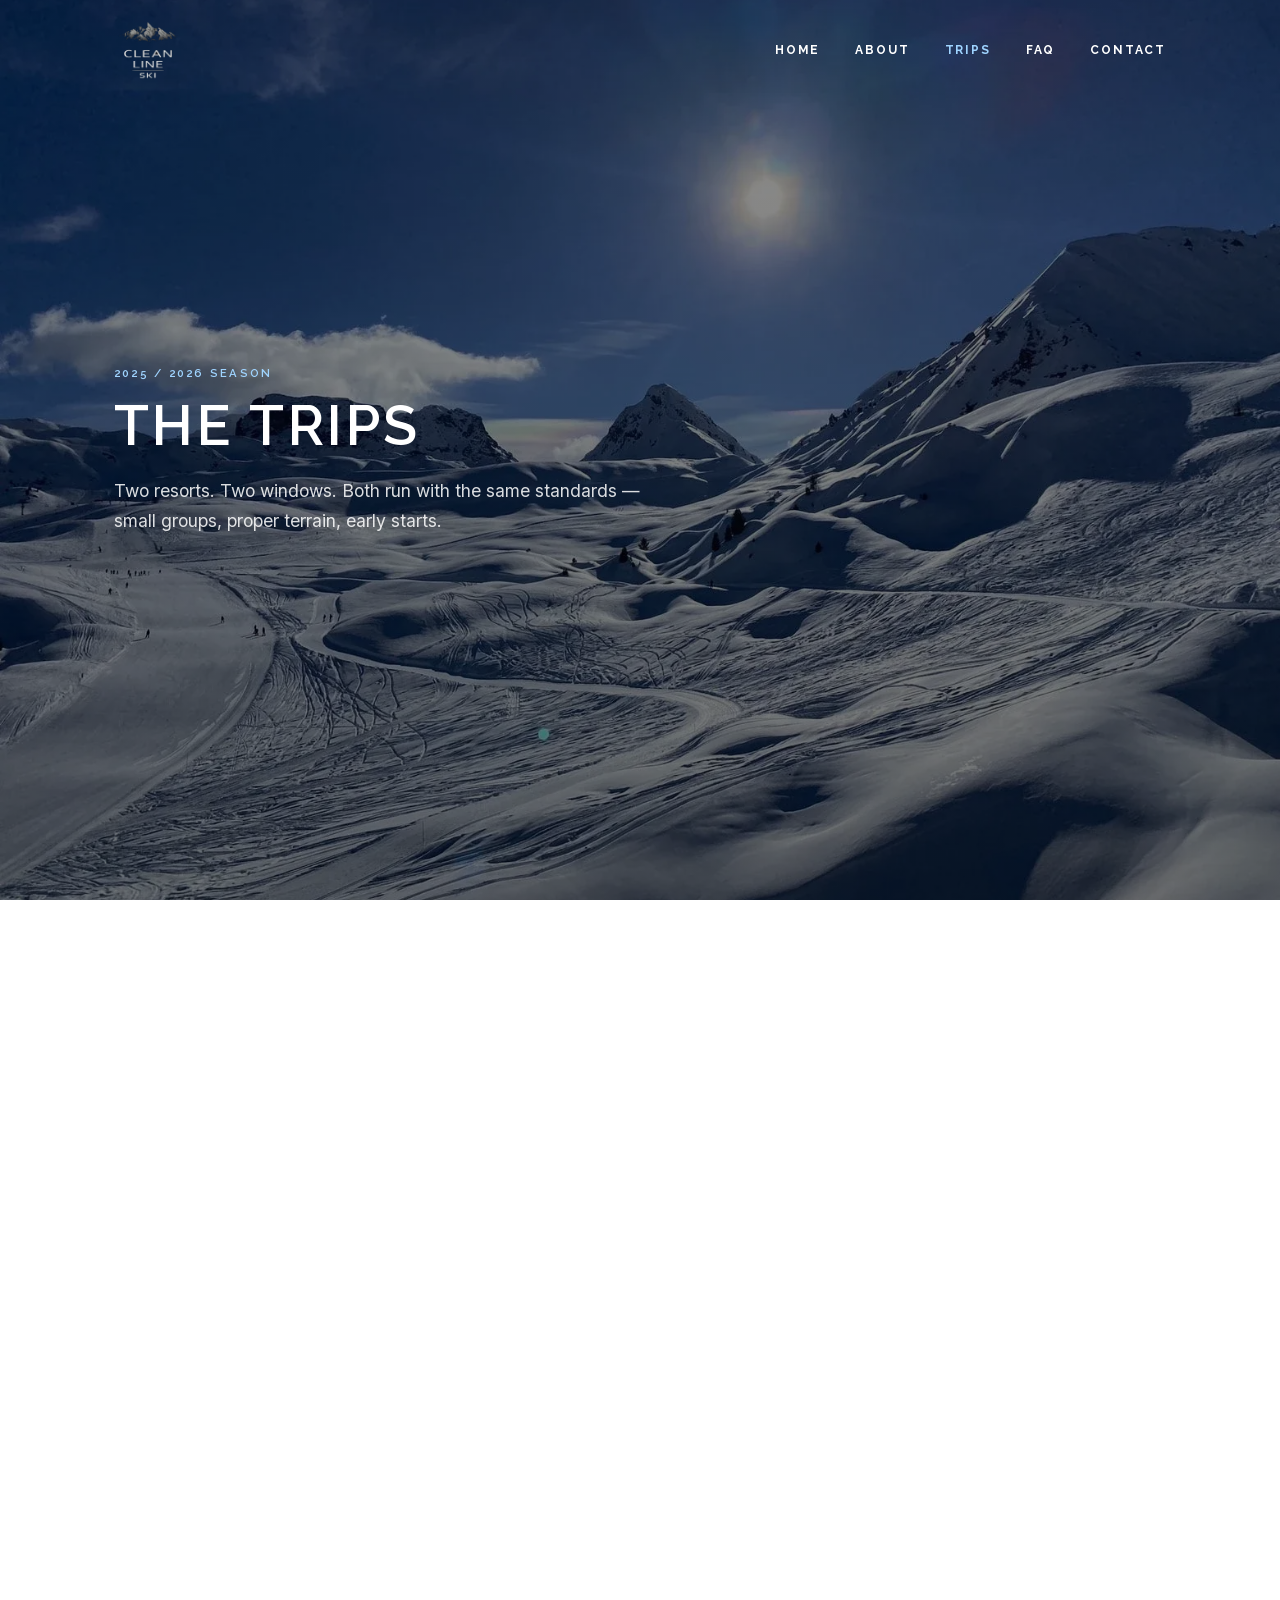
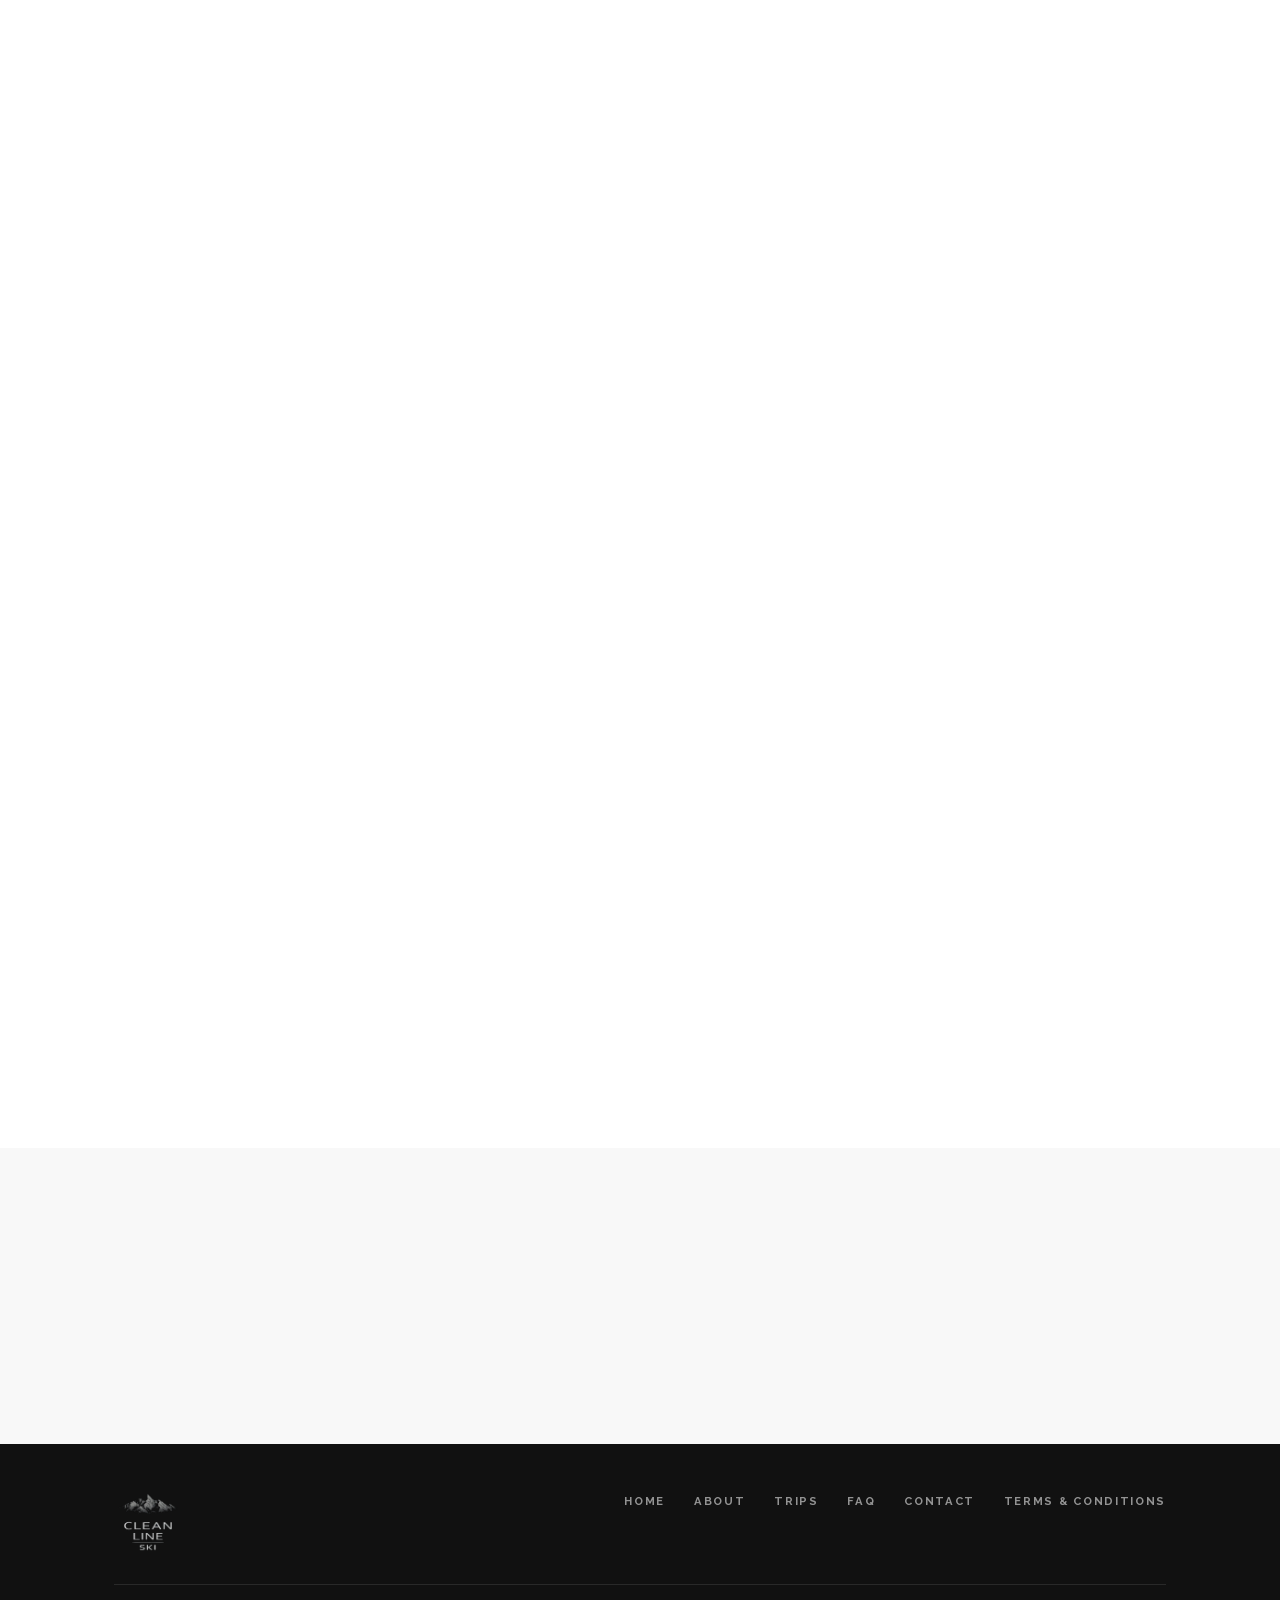
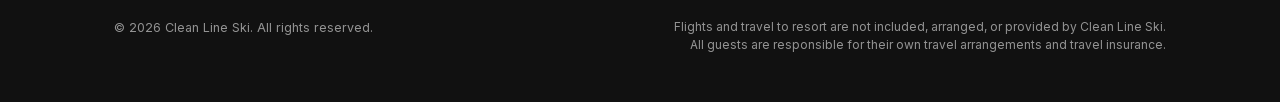
<file: trips.html>
<!DOCTYPE html>
<html lang="en">
<head>
  <meta charset="UTF-8" />
  <meta name="viewport" content="width=device-width, initial-scale=1.0" />
  <title>The Trips — Clean Line Ski</title>
  <meta name="description" content="Verbier February 2026 and Val d'Isère March 2026 — small-group ski trips for advanced and confident skiers. Enquire now." />
  <link rel="canonical" href="https://cleanlineski.co.uk/trips.html" />

  <!-- OG / Twitter -->
  <meta property="og:type" content="website" />
  <meta property="og:title" content="The Trips — Clean Line Ski" />
  <meta property="og:description" content="Verbier and Val d'Isère — small-group ski trips for serious skiers." />
  <meta property="og:url" content="https://cleanlineski.co.uk/trips.html" />
  <meta name="twitter:card" content="summary_large_image" />
  <meta name="twitter:title" content="The Trips — Clean Line Ski" />
  <meta name="twitter:description" content="Verbier and Val d'Isère — small-group ski trips for serious skiers." />

  <!-- Security -->
  <meta http-equiv="Content-Security-Policy" content="default-src 'self'; style-src 'self'; font-src 'self'; script-src 'self'; img-src 'self' data:; form-action https://formspree.io; connect-src https://formspree.io;" />
  <meta name="referrer" content="strict-origin-when-cross-origin" />

  <!-- Fonts -->
  <link rel="stylesheet" href="css/fonts.css" />

  <link rel="icon" type="image/svg+xml" href="favicon.svg" />
  <link rel="stylesheet" href="css/style.css" />

  <!-- JSON-LD -->
  <script type="application/ld+json">
  {
    "@context": "https://schema.org",
    "@type": "ItemList",
    "name": "Clean Line Ski Trips 2026",
    "url": "https://cleanlineski.co.uk/trips.html",
    "itemListElement": [
      {
        "@type": "ListItem",
        "position": 1,
        "item": {
          "@type": "TouristTrip",
          "name": "Verbier Ski Trip — February 2026",
          "description": "7-night advanced ski trip to Verbier. Small group, all-mountain and off-piste terrain.",
          "touristType": "Advanced skiers",
          "offers": { "@type": "Offer", "price": "1950", "priceCurrency": "GBP" }
        }
      },
      {
        "@type": "ListItem",
        "position": 2,
        "item": {
          "@type": "TouristTrip",
          "name": "Val d'Isère Ski Trip — March 2026",
          "description": "7-night ski trip to Val d'Isère. Small group, confident intermediate and above.",
          "touristType": "Confident intermediate to advanced skiers",
          "offers": { "@type": "Offer", "price": "1750", "priceCurrency": "GBP" }
        }
      }
    ]
  }
  </script>
</head>
<body>

  <a href="#main" class="skip-link">Skip to content</a>

  <!-- NAV -->
  <header class="site-header" role="banner">
    <div class="nav-inner">
      <a href="index.html" class="nav-logo" aria-label="Clean Line Ski home">
        <img src="images/footer_logo.webp" alt="Clean Line Ski" class="logo-light" />
        <img src="images/logo.webp" alt="Clean Line Ski" class="logo-dark" />
      </a>
      <nav class="nav-links" aria-label="Main navigation">
        <a href="index.html">Home</a>
        <a href="about.html">About</a>
        <a href="trips.html" class="active">Trips</a>
        <a href="faq.html">FAQ</a>
        <a href="contact.html">Contact</a>
      </nav>
      <button class="nav-toggle" aria-label="Open menu" aria-expanded="false" aria-controls="mobile-nav">
        <span></span><span></span><span></span>
      </button>
    </div>
  </header>

  <!-- MOBILE NAV -->
  <nav id="mobile-nav" class="nav-mobile" aria-label="Mobile navigation">
    <a href="index.html">Home</a>
    <a href="about.html">About</a>
    <a href="trips.html">Trips</a>
    <a href="faq.html">FAQ</a>
    <a href="contact.html">Contact</a>
  </nav>

  <main id="main">

    <!-- HERO -->
    <section class="hero" aria-label="Trips hero">
      <div class="hero__bg" role="img" aria-label="Alpine ski terrain"></div>
      <div class="hero__content">
        <span class="label">2025 / 2026 Season</span>
        <h1>The Trips</h1>
        <p>Two resorts. Two windows. Both run with the same standards — small groups, proper terrain, early starts.</p>
      </div>
    </section>

    <!-- INTRO -->
    <section class="section--sm" style="background: var(--surface);">
      <div class="container">
        <div class="story-block fade-in" style="text-align: left; margin: 0;">
          <p>Each trip runs for 7 nights and takes a maximum of 6 skiers. Both are led personally — not delegated. The itinerary isn't fixed: we plan each day based on snowpack, aspect, and where the skiing is at its best.</p>
          <p>Accommodation is included. Flights are not — you book your own travel to resort. Travel insurance with ski and off-piste cover is mandatory.</p>
        </div>
      </div>
    </section>

    <!-- TRIPS -->
    <section class="section" id="verbier">
      <div class="container">

        <!-- Verbier -->
        <div class="trip-block fade-in">
          <div class="trip-block__header">
            <div>
              <div class="trip-block__title">Verbier, Switzerland</div>
              <div class="trip-block__dates">February 2026 · 7 Nights</div>
            </div>
            <div>
              <div class="trip-block__price">From £1,950</div>
              <div class="trip-block__price-label">per person, accommodation included</div>
            </div>
          </div>
          <div class="trip-block__body">
            <div class="trip-meta">
              <div class="trip-meta__item"><strong>Resort</strong>Verbier, Valais, Switzerland</div>
              <div class="trip-meta__item"><strong>Duration</strong>7 nights</div>
              <div class="trip-meta__item"><strong>Group Size</strong>Max 6 skiers</div>
              <div class="trip-meta__item"><strong>Format</strong>Guided all-mountain &amp; off-piste</div>
              <div class="trip-meta__item"><strong>Level</strong>Advanced / Expert</div>
              <div class="trip-meta__item"><strong>Ski Pass</strong>Included (4 Vallées)</div>
            </div>
            <span class="trip-availability trip-availability--limited">Limited Spaces</span>
            <p class="trip-block__desc">Verbier sits at the heart of the 4 Vallées — one of the largest interconnected ski areas in the Alps. The terrain above 2,700m holds snow well and offers some of the most interesting off-piste in Europe. We base ourselves in Verbier village and plan each day around where the conditions are best: whether that's the Attelas face, the Col des Mines, or heading into Nendaz when the crowds thin out.</p>
            <p class="trip-block__desc">This trip suits skiers who are confident on all black runs and want to push into off-piste and bigger terrain under proper guidance. You don't need to be an expert — but you should be able to handle steep, variable snow and make sound decisions under pressure.</p>
            <div class="trip-block__actions">
              <a href="contact.html?trip=verbier" class="btn btn--primary">Enquire About Verbier</a>
              <a href="faq.html" class="btn btn--outline">Read FAQ</a>
            </div>
          </div>
        </div>

        <!-- Val d'Isère -->
        <div class="trip-block fade-in" id="valdisere" style="margin-top: 2rem;">
          <div class="trip-block__header">
            <div>
              <div class="trip-block__title">Val d'Isère, France</div>
              <div class="trip-block__dates">March 2026 · 7 Nights</div>
            </div>
            <div>
              <div class="trip-block__price">From £1,750</div>
              <div class="trip-block__price-label">per person, accommodation included</div>
            </div>
          </div>
          <div class="trip-block__body">
            <div class="trip-meta">
              <div class="trip-meta__item"><strong>Resort</strong>Val d'Isère, Savoie, France</div>
              <div class="trip-meta__item"><strong>Duration</strong>7 nights</div>
              <div class="trip-meta__item"><strong>Group Size</strong>Max 6 skiers</div>
              <div class="trip-meta__item"><strong>Format</strong>Guided all-mountain &amp; off-piste</div>
              <div class="trip-meta__item"><strong>Level</strong>Confident Intermediate+</div>
              <div class="trip-meta__item"><strong>Ski Pass</strong>Included (Espace Killy)</div>
            </div>
            <span class="trip-availability trip-availability--open">Spaces Available</span>
            <p class="trip-block__desc">Val d'Isère in March is a different beast to the Christmas crush — snowpack is reliable, the days are longer, and Espace Killy is at its best. We use the full area: from the Bellevarde face to the Col de l'Iseran corridor and across into Tignes when the mood takes us.</p>
            <p class="trip-block__desc">This trip is suitable for confident intermediates who are ready to push their skiing. You'll be on red and black terrain all week, with off-piste sessions built in when conditions allow. If you're a strong blue / weak red skier, this isn't the right trip — but we'd encourage you to enquire and have an honest conversation.</p>
            <div class="trip-block__actions">
              <a href="contact.html?trip=valdisere" class="btn btn--primary">Enquire About Val d'Isère</a>
              <a href="faq.html" class="btn btn--outline">Read FAQ</a>
            </div>
          </div>
        </div>

        <!-- Compliance -->
        <div class="compliance-block fade-in">
          <h3>Travel &amp; Booking</h3>
          <p>Flights and travel to resort are not included in the trip price and are not arranged by Clean Line Ski. You are responsible for booking your own travel. Travel insurance with ski and off-piste cover is mandatory and must be in place before your booking is confirmed. See our <a href="terms.html" style="color: var(--blue); text-decoration: underline;">Terms &amp; Conditions</a> for full booking details.</p>
        </div>


      </div>
    </section>

    <section class="cta-section">
      <div class="container fade-in">
        <h2>Not Sure Which Trip?</h2>
        <p>Send us a message — we'll help you figure out which one suits your skiing.</p>
        <a href="contact.html" class="btn btn--primary">Get in Touch</a>
      </div>
    </section>

  </main>

  <!-- FOOTER -->
  <footer class="site-footer" role="contentinfo">
    <div class="footer-inner">
      <div class="footer-top">
        <a href="index.html" class="footer-logo" aria-label="Clean Line Ski home">
          <img src="images/footer_logo.webp" alt="Clean Line Ski" />
        </a>
        <nav class="footer-links" aria-label="Footer navigation">
          <a href="index.html">Home</a>
          <a href="about.html">About</a>
          <a href="trips.html">Trips</a>
          <a href="faq.html">FAQ</a>
          <a href="contact.html">Contact</a>
          <a href="terms.html">Terms &amp; Conditions</a>
        </nav>
      </div>
      <div class="footer-bottom">
        <p class="footer-copyright">&copy; 2026 Clean Line Ski. All rights reserved.</p>
        <p class="footer-compliance">Flights and travel to resort are not included, arranged, or provided by Clean Line Ski. All guests are responsible for their own travel arrangements and travel insurance.</p>
      </div>
    </div>
  </footer>

  <script src="js/main.js"></script>
</body>
</html>
</file>
<file: css/fonts.css>
/* Self-hosted fonts — eliminates Google Fonts render-blocking requests */

/* Inter — latin-ext */
@font-face {
  font-family: 'Inter';
  font-style: normal;
  font-weight: 300 500;
  font-display: swap;
  src: url('../fonts/inter-latin-ext.woff2') format('woff2');
  unicode-range: U+0100-02BA, U+02BD-02C5, U+02C7-02CC, U+02CE-02D7, U+02DD-02FF, U+0304, U+0308, U+0329, U+1D00-1DBF, U+1E00-1E9F, U+1EF2-1EFF, U+2020, U+20A0-20AB, U+20AD-20C0, U+2113, U+2C60-2C7F, U+A720-A7FF;
}
/* Inter — latin */
@font-face {
  font-family: 'Inter';
  font-style: normal;
  font-weight: 300 500;
  font-display: swap;
  src: url('../fonts/inter-latin.woff2') format('woff2');
  unicode-range: U+0000-00FF, U+0131, U+0152-0153, U+02BB-02BC, U+02C6, U+02DA, U+02DC, U+0304, U+0308, U+0329, U+2000-206F, U+20AC, U+2122, U+2191, U+2193, U+2212, U+2215, U+FEFF, U+FFFD;
}

/* Raleway — latin-ext */
@font-face {
  font-family: 'Raleway';
  font-style: normal;
  font-weight: 500 700;
  font-display: swap;
  src: url('../fonts/raleway-latin-ext.woff2') format('woff2');
  unicode-range: U+0100-02BA, U+02BD-02C5, U+02C7-02CC, U+02CE-02D7, U+02DD-02FF, U+0304, U+0308, U+0329, U+1D00-1DBF, U+1E00-1E9F, U+1EF2-1EFF, U+2020, U+20A0-20AB, U+20AD-20C0, U+2113, U+2C60-2C7F, U+A720-A7FF;
}
/* Raleway — latin */
@font-face {
  font-family: 'Raleway';
  font-style: normal;
  font-weight: 500 700;
  font-display: swap;
  src: url('../fonts/raleway-latin.woff2') format('woff2');
  unicode-range: U+0000-00FF, U+0131, U+0152-0153, U+02BB-02BC, U+02C6, U+02DA, U+02DC, U+0304, U+0308, U+0329, U+2000-206F, U+20AC, U+2122, U+2191, U+2193, U+2212, U+2215, U+FEFF, U+FFFD;
}
</file>
<file: css/style.css>
/* ============================================================
   CLEAN LINE SKI — style.css
   ============================================================ */

/* --- Reset & base ------------------------------------------ */
*, *::before, *::after { box-sizing: border-box; margin: 0; padding: 0; }

html { scroll-behavior: smooth; }

body {
  font-family: 'Inter', sans-serif;
  font-weight: 400;
  font-size: 16px;
  line-height: 1.7;
  color: var(--ink);
  background: var(--white);
}

img { display: block; max-width: 100%; height: auto; }
a { color: inherit; text-decoration: none; }
ul { list-style: none; }
button { cursor: pointer; font-family: inherit; }

/* --- Design tokens ----------------------------------------- */
:root {
  --ink:        #111111;
  --blue:       #1666A8;
  --blue-dark:  #0D4F85;
  --blue-light: #9fd4ff;
  --blue-soft:  #E8F3FB;
  --white:      #FFFFFF;
  --surface:    #F8F8F8;
  --mid:        #6B6B6B;
  --border:     #E0E0DC;
  --max-w:      1100px;
}

/* --- Typography -------------------------------------------- */
h1, h2, h3, h4, h5 {
  font-family: 'Raleway', sans-serif;
  font-weight: 600;
  text-transform: uppercase;
  letter-spacing: 0.06em;
  line-height: 1.15;
}

h1 { font-size: clamp(2rem, 5vw, 3.5rem); }
h2 { font-size: clamp(1.5rem, 3.5vw, 2.5rem); }
h3 { font-size: clamp(1.1rem, 2vw, 1.5rem); }
h4 { font-size: 1rem; letter-spacing: 0.1em; }

p { margin-bottom: 1rem; }
p:last-child { margin-bottom: 0; }

.subHeading {
color: #FFFFFF;
}

.label {
  font-family: 'Raleway', sans-serif;
  font-weight: 600;
  font-size: 0.7rem;
  letter-spacing: 0.2em;
  text-transform: uppercase;
  color: var(--blue);
  display: block;
  margin-bottom: 0.6rem;
}

/* --- Layout helpers ---------------------------------------- */
.container {
  max-width: var(--max-w);
  margin-inline: auto;
  padding-inline: 1.5rem;
}

.section { padding-block: 5rem; }
.section--sm { padding-block: 3rem; }

.text-center { text-align: center; }
.text-mid { color: var(--mid); }

/* --- Buttons ----------------------------------------------- */
.btn {
  display: inline-block;
  padding: 0.75rem 2rem;
  font-family: 'Raleway', sans-serif;
  font-weight: 700;
  font-size: 0.8rem;
  letter-spacing: 0.12em;
  text-transform: uppercase;
  border-radius: 2px;
  transition: background 0.2s, color 0.2s, border-color 0.2s;
}

.btn--primary {
  background: var(--blue);
  color: var(--white);
  border: 2px solid var(--blue);
}
.btn--primary:hover {
  background: var(--blue-dark);
  border-color: var(--blue-dark);
}

.btn--outline {
  background: transparent;
  color: var(--blue);
  border: 2px solid var(--blue);
}
.btn--outline:hover {
  background: var(--blue);
  color: var(--white);
}

.btn--outline-white {
  background: transparent;
  color: var(--white);
  border: 2px solid var(--white);
}
.btn--outline-white:hover {
  background: var(--white);
  color: var(--ink);
}

/* --- Skip link --------------------------------------------- */
.skip-link {
  position: absolute;
  top: -100%;
  left: 1rem;
  background: var(--blue);
  color: var(--white);
  padding: 0.5rem 1rem;
  z-index: 1000;
  font-size: 0.875rem;
}
.skip-link:focus { top: 0.5rem; }

/* ============================================================
   NAV
   ============================================================ */
.site-header {
  position: fixed;
  top: 0; left: 0; right: 0;
  z-index: 900;
  padding: 1.25rem 0;
  transition: background 0.3s, box-shadow 0.3s, padding 0.3s;
}

.site-header.scrolled {
  background: var(--white);
  box-shadow: 0 1px 6px rgba(0,0,0,0.08);
  padding: 0.9rem 0;
}

.nav-inner {
  max-width: var(--max-w);
  margin-inline: auto;
  padding-inline: 1.5rem;
  display: flex;
  align-items: center;
  justify-content: space-between;
}

.nav-logo img { height: 60px; width: auto; }

/* Logo swap: light logo on dark hero, dark logo on white scrolled nav */
.nav-logo .logo-light { display: block; }
.nav-logo .logo-dark  { display: none; }
.site-header.scrolled .nav-logo .logo-light { display: none; }
.site-header.scrolled .nav-logo .logo-dark  { display: block; }

.nav-links {
  display: flex;
  gap: 2.2rem;
  align-items: center;
}

.nav-links a {
  font-family: 'Raleway', sans-serif;
  font-weight: 700;
  font-size: 0.75rem;
  letter-spacing: 0.15em;
  text-transform: uppercase;
  color: var(--white);
  transition: color 0.2s;
}

.site-header.scrolled .nav-links a { color: var(--ink); }
.nav-links a:hover, .site-header.scrolled .nav-links a:hover { color: var(--blue); }
.nav-links a.active { color: var(--blue); }

/* On transparent nav (dark hero behind) — use light blue for hover/active */
.site-header:not(.scrolled) .nav-links a:hover,
.site-header:not(.scrolled) .nav-links a.active { color: var(--blue-light); }

/* Hamburger */
.nav-toggle {
  display: none;
  flex-direction: column;
  gap: 5px;
  background: none;
  border: none;
  padding: 4px;
  cursor: pointer;
}
.nav-toggle span {
  display: block;
  width: 24px;
  height: 2px;
  background: var(--white);
  transition: background 0.3s, transform 0.3s, opacity 0.3s;
  border-radius: 2px;
}
.site-header.scrolled .nav-toggle span { background: var(--ink); }

.nav-toggle.open span:nth-child(1) { transform: translateY(7px) rotate(45deg); }
.nav-toggle.open span:nth-child(2) { opacity: 0; }
.nav-toggle.open span:nth-child(3) { transform: translateY(-7px) rotate(-45deg); }

/* Mobile nav */
.nav-mobile {
  display: none;
  position: fixed;
  inset: 0;
  background: var(--ink);
  z-index: 800;
  flex-direction: column;
  align-items: center;
  justify-content: center;
  gap: 2.5rem;
}
.nav-mobile.open { display: flex; }
.nav-mobile a {
  font-family: 'Raleway', sans-serif;
  font-weight: 700;
  font-size: 1.6rem;
  letter-spacing: 0.1em;
  text-transform: uppercase;
  color: var(--white);
  transition: color 0.2s;
}
.nav-mobile a:hover { color: var(--blue-light); }

/* ============================================================
   HERO
   ============================================================ */
.hero {
  position: relative;
  min-height: 100svh;
  display: flex;
  align-items: center;
  overflow: hidden;
}

.hero--text-only {
  min-height: 26rem;
  background: var(--ink);
  display: flex;
  align-items: flex-end;
  padding-bottom: 4rem;
}

.hero__bg {
  position: absolute;
  inset: 0;
  background-image: url('../images/hero_image.webp');
  background-size: cover;
  background-position: center;
  z-index: 0;
}
@media (max-width: 768px) {
  .hero__bg { background-image: url('../images/hero_mobile.webp'); }
}
.hero__bg::after {
  content: '';
  position: absolute;
  inset: 0;
  background: linear-gradient(to bottom, rgba(0,0,0,0.45) 0%, rgba(0,0,0,0.55) 100%);
}

.hero__content {
  position: relative;
  z-index: 1;
  max-width: var(--max-w);
  margin-inline: auto;
  padding-inline: 1.5rem;
  width: 100%;
}

.hero--text-only .hero__content { max-width: var(--max-w); }

.hero h1 { color: var(--white); max-width: 820px; }
.hero p { color: rgba(255,255,255,0.85); max-width: 560px; margin-top: 1.2rem; font-size: 1.1rem; }
.hero__tagline { white-space: nowrap; max-width: none; }
.hero .hero-cta { margin-top: 2rem; display: flex; gap: 1rem; flex-wrap: wrap; }

/* Labels on dark hero backgrounds use light blue */
.hero .label { color: var(--blue-light); }

/* ============================================================
   HOME — SECTIONS
   ============================================================ */

/* Why CLS */
.why-cls {
  display: grid;
  grid-template-columns: 1fr 1fr;
  gap: 4rem;
  align-items: center;
}
.why-cls__img { border-radius: 2px; overflow: hidden; }
.why-cls__img img { width: 100%; height: 420px; object-fit: cover; }
.why-cls__text { order: -1; }
.why-cls__text h2 { margin-bottom: 1.2rem; }
.why-cls__text p { color: var(--mid); }
.why-cls__text .btn { margin-top: 1.5rem; }

/* Trip cards */
.trip-cards {
  display: grid;
  grid-template-columns: repeat(3, 1fr);
  gap: 1.5rem;
  margin-top: 2.5rem;
  margin-bottom: 2.5rem;
}

.trip-card {
  background: var(--surface);
  border: 1px solid var(--border);
  border-radius: 2px;
  padding: 2rem;
  transition: box-shadow 0.2s, transform 0.2s;
}
.trip-card:hover { box-shadow: 0 6px 24px rgba(0,0,0,0.08); transform: translateY(-2px); }
.trip-card__resort { font-family: 'Raleway', sans-serif; font-weight: 700; font-size: 1.15rem; text-transform: uppercase; letter-spacing: 0.08em; margin-bottom: 0.3rem; }
.trip-card__dates { font-size: 0.85rem; color: var(--mid); margin-bottom: 0.75rem; }
.trip-card__detail { font-size: 0.85rem; color: var(--mid); margin-bottom: 0.3rem; }
.trip-card__price { font-family: 'Raleway', sans-serif; font-weight: 700; font-size: 1.3rem; color: var(--blue); margin-top: 1rem; margin-bottom: 1.2rem; }
.trip-card .btn { width: 100%; text-align: center; }

/* Section header */
.section-header { margin-bottom: 3rem; }
.section-header h2 { margin-bottom: 0.6rem; }
.section-header p { color: var(--mid); max-width: 560px; }

/* Manifesto */
.manifesto {
  background: var(--ink);
  padding-block: 5rem;
}
.manifesto__inner {
  max-width: 800px;
  margin-inline: auto;
  padding-inline: 1.5rem;
  text-align: center;
}
.manifesto__quote {
  font-family: 'Raleway', sans-serif;
  font-weight: 700;
  font-size: clamp(1.4rem, 3vw, 2.1rem);
  letter-spacing: 0.04em;
  text-transform: uppercase;
  color: var(--white);
  line-height: 1.3;
}
.manifesto__attr { color: rgba(255,255,255,0.45); font-size: 0.8rem; letter-spacing: 0.15em; text-transform: uppercase; margin-top: 1.5rem; }

/* Who it's for */
#who p { color: var(--mid); }

.who-list {
  max-width: 680px;
  display: flex;
  flex-direction: column;
  gap: 0.8rem;
  margin-top: 1.8rem;
  margin-bottom: 2rem;
}
.who-list li {
  display: flex;
  align-items: flex-start;
  gap: 0.8rem;
  font-size: 1rem;
  color: var(--mid);
}
.who-list li::before {
  content: '→';
  color: var(--blue);
  font-weight: 700;
  flex-shrink: 0;
  margin-top: 0.1rem;
}

/* ============================================================
   ABOUT
   ============================================================ */
.story-block {
  max-width: 700px;
  margin-inline: auto;
  text-align: center;
  color: var(--mid);
}
.story-block h2 { margin-bottom: 1.5rem; color: var(--ink); }

.story-statement {
  font-family: 'Raleway', sans-serif;
  font-weight: 600;
  font-size: 1.05rem;
  color: var(--ink);
  letter-spacing: 0.02em;
  margin-block: 1.8rem;
}

.story-closer {
  margin-top: 2rem;
  padding-top: 1.8rem;
  border-top: 2px solid var(--blue);
  color: var(--ink);
}

.story-closer p { color: var(--ink); }

.story-alignment {
  font-family: 'Raleway', sans-serif;
  font-weight: 700;
  font-size: 1.25rem;
  letter-spacing: 0.04em;
  color: var(--blue);
  margin-bottom: 0;
}

.presence {
  display: grid;
  grid-template-columns: 1fr 1fr;
  gap: 4rem;
  align-items: center;
}
.presence__img { border-radius: 2px; overflow: hidden; }
.presence__img img { width: 100%; height: 400px; object-fit: cover; }
.presence__text h2 { margin-bottom: 1rem; }
.presence__text p { color: var(--mid); }

/* Values */
.values-list {
  margin-top: 2.5rem;
  border-top: 1px solid var(--border);
}
.values-list__item {
  display: grid;
  grid-template-columns: 220px 1fr;
  gap: 2rem;
  padding: 1.6rem 0;
  border-bottom: 1px solid var(--border);
  align-items: start;
}
.values-list__label {
  font-family: 'Raleway', sans-serif;
  font-weight: 700;
  font-size: 0.85rem;
  letter-spacing: 0.12em;
  text-transform: uppercase;
  color: var(--blue);
  padding-top: 0.1rem;
}
.values-list__desc { color: var(--mid); }

/* CTA section */
.cta-section {
  background: var(--surface);
  text-align: center;
  padding-block: 4rem;
}
.cta-section h2 { margin-bottom: 0.8rem; }
.cta-section p { color: var(--mid); margin-bottom: 2rem; }

/* ============================================================
   TRIPS
   ============================================================ */
.trip-block {
  background: var(--white);
  border: 1px solid var(--border);
  border-radius: 2px;
  overflow: hidden;
  margin-bottom: 2rem;
}
.trip-block + .trip-block { margin-top: 0; }

.trip-block__header {
  background: var(--ink);
  color: var(--white);
  padding: 1.8rem 2rem;
  display: flex;
  justify-content: space-between;
  align-items: flex-start;
  flex-wrap: wrap;
  gap: 0.5rem;
}
.trip-block__title { font-family: 'Raleway', sans-serif; font-weight: 700; font-size: 1.6rem; text-transform: uppercase; letter-spacing: 0.08em; }
.trip-block__dates { font-size: 0.85rem; color: rgba(255,255,255,0.6); text-transform: uppercase; letter-spacing: 0.1em; margin-top: 0.2rem; }
.trip-block__price { font-family: 'Raleway', sans-serif; font-weight: 700; font-size: 1.8rem; color: var(--white); text-align: right; }
.trip-block__price-label { font-size: 0.7rem; letter-spacing: 0.12em; text-transform: uppercase; color: rgba(255,255,255,0.5); display: block; text-align: right; }

.trip-block__body { padding: 2rem; }

.trip-meta {
  display: flex;
  flex-wrap: wrap;
  gap: 0.6rem 2rem;
  margin-bottom: 1.5rem;
  padding-bottom: 1.5rem;
  border-bottom: 1px solid var(--border);
}
.trip-meta__item { font-size: 0.85rem; }
.trip-meta__item strong { font-weight: 600; display: block; text-transform: uppercase; font-size: 0.7rem; letter-spacing: 0.12em; color: var(--mid); }

.trip-block__desc { color: var(--mid); margin-bottom: 1.5rem; }

.trip-availability {
  display: inline-block;
  font-size: 0.75rem;
  font-weight: 600;
  text-transform: uppercase;
  letter-spacing: 0.1em;
  padding: 0.3rem 0.8rem;
  border-radius: 2px;
  margin-bottom: 1.2rem;
}
.trip-availability--open { background: #E6F4EA; color: #2E7D32; }
.trip-availability--limited { background: #FFF3E0; color: #E65100; }

.trip-block__actions { display: flex; gap: 1rem; flex-wrap: wrap; align-items: center; }

/* Compliance block */
.compliance-block {
  background: var(--blue-soft);
  border: 1px solid #C5DFF0;
  border-radius: 2px;
  padding: 1.5rem 2rem;
  margin-top: 3rem;
}
.compliance-block h3 { font-size: 0.8rem; letter-spacing: 0.15em; margin-bottom: 0.6rem; color: var(--ink); }
.compliance-block p { font-size: 0.85rem; color: var(--mid); }

/* ============================================================
   FAQ
   ============================================================ */
.faq-list { max-width: 780px; margin-inline: auto; margin-top: 1rem; }

.faq-item { border-bottom: 1px solid var(--border); }
.faq-item:first-child { border-top: 1px solid var(--border); }

.faq-question {
  width: 100%;
  display: flex;
  justify-content: space-between;
  align-items: center;
  gap: 1rem;
  background: none;
  border: none;
  padding: 1.3rem 0;
  text-align: left;
  font-family: 'Raleway', sans-serif;
  font-weight: 700;
  font-size: 0.95rem;
  letter-spacing: 0.05em;
  text-transform: uppercase;
  color: var(--ink);
  transition: color 0.2s;
}
.faq-question:hover { color: var(--blue); }
.faq-question[aria-expanded="true"] { color: var(--blue); }

.faq-icon {
  flex-shrink: 0;
  width: 20px;
  height: 20px;
  border: 2px solid currentColor;
  border-radius: 50%;
  display: flex;
  align-items: center;
  justify-content: center;
  font-size: 1rem;
  line-height: 1;
  transition: transform 0.3s;
}
.faq-question[aria-expanded="true"] .faq-icon { transform: rotate(45deg); }

.faq-answer {
  display: none;
  padding-bottom: 1.3rem;
  color: var(--mid);
  font-size: 0.95rem;
}
.faq-answer.open { display: block; }
.faq-answer ul {
  list-style: none;
  padding: 0;
  margin: 0.3rem 0 0;
}
.faq-answer ul li {
  padding: 0.25rem 0 0.25rem 1.6rem;
  position: relative;
}
.faq-list--included li::before {
  content: '✓';
  position: absolute;
  left: 0;
  color: #3a9e5f;
  font-weight: 700;
}
.faq-list--excluded li::before {
  content: '✕';
  position: absolute;
  left: 0;
  color: #c0392b;
  font-weight: 700;
}
.faq-answer p + ul { margin-top: 0.3rem; }
.faq-answer ul + p { margin-top: 1.2rem; }

/* ============================================================
   CONTACT
   ============================================================ */
.contact-grid {
  display: grid;
  grid-template-columns: 1fr 1fr;
  gap: 5rem;
  align-items: start;
}

.contact-info h2 { margin-bottom: 1rem; }
.contact-info p { color: var(--mid); }
.contact-info .contact-email { display: block; margin-top: 1.5rem; margin-bottom: 2rem; font-family: 'Raleway', sans-serif; font-weight: 700; font-size: 1rem; color: var(--blue); letter-spacing: 0.05em; }
.contact-info .contact-email:hover { color: var(--blue-dark); text-decoration: underline; }

.form-group { margin-bottom: 1.2rem; }
.form-group label {
  display: block;
  font-family: 'Raleway', sans-serif;
  font-weight: 700;
  font-size: 0.7rem;
  letter-spacing: 0.15em;
  text-transform: uppercase;
  margin-bottom: 0.4rem;
  color: var(--ink);
}
.form-group input,
.form-group select,
.form-group textarea {
  width: 100%;
  padding: 0.75rem 1rem;
  border: 1px solid var(--border);
  border-radius: 2px;
  font-family: 'Inter', sans-serif;
  font-size: 0.9rem;
  color: var(--ink);
  background: var(--white);
  transition: border-color 0.2s;
  -webkit-appearance: none;
  appearance: none;
}
.form-group select {
  background-image: url("data:image/svg+xml,%3Csvg xmlns='http://www.w3.org/2000/svg' width='12' height='8' viewBox='0 0 12 8'%3E%3Cpath d='M1 1l5 5 5-5' stroke='%236B6B6B' stroke-width='1.5' fill='none' stroke-linecap='round'/%3E%3C/svg%3E");
  background-repeat: no-repeat;
  background-position: right 1rem center;
  padding-right: 2.5rem;
  cursor: pointer;
}
.form-group input:focus,
.form-group select:focus,
.form-group textarea:focus {
  outline: none;
  border-color: var(--blue);
  box-shadow: 0 0 0 3px rgba(22,102,168,0.1);
}
.form-group textarea { resize: vertical; min-height: 120px; }
.form-note { font-size: 0.78rem; color: var(--mid); margin-top: 0.3rem; }

.form-submit { margin-top: 0.5rem; }
.form-submit .btn { width: 100%; text-align: center; }

.form-msg {
  display: none;
  margin-top: 1rem;
  padding: 1rem;
  border-radius: 2px;
  font-size: 0.9rem;
  text-align: center;
}
.form-msg.success { background: #E6F4EA; color: #2E7D32; display: block; }
.form-msg.error { background: #FDE8E8; color: #C0392B; display: block; }

.compliance-text { font-size: 0.78rem; color: var(--mid); margin-top: 1rem; line-height: 1.5; }
.compliance-note { font-size: 0.82rem; color: var(--mid); margin-top: 1.2rem; line-height: 1.6; }

/* ============================================================
   TERMS
   ============================================================ */
.terms-body {
  max-width: 780px;
  margin-inline: auto;
}
.terms-section { margin-bottom: 3rem; }
.terms-section h2 { font-size: 1rem; letter-spacing: 0.15em; margin-bottom: 1rem; border-bottom: 2px solid var(--blue); padding-bottom: 0.5rem; display: inline-block; }
.terms-section p, .terms-section li { color: var(--mid); margin-bottom: 0.6rem; font-size: 0.95rem; }
.terms-section ul { margin-left: 1.2rem; list-style: disc; }
.terms-section ul li { margin-bottom: 0.4rem; }

/* ============================================================
   FOOTER
   ============================================================ */
.site-footer {
  background: var(--ink);
  color: rgba(255,255,255,0.55);
  padding-block: 3rem;
}
.footer-inner {
  max-width: var(--max-w);
  margin-inline: auto;
  padding-inline: 1.5rem;
}
.footer-top {
  display: flex;
  justify-content: space-between;
  align-items: flex-start;
  gap: 2rem;
  flex-wrap: wrap;
  margin-bottom: 2rem;
  padding-bottom: 2rem;
  border-bottom: 1px solid rgba(255,255,255,0.1);
}
.footer-logo img { height: 60px; width: auto; opacity: 0.9; }
.footer-links { display: flex; flex-wrap: wrap; gap: 0.5rem 1.8rem; }
.footer-links a {
  font-family: 'Raleway', sans-serif;
  font-weight: 700;
  font-size: 0.7rem;
  letter-spacing: 0.15em;
  text-transform: uppercase;
  color: rgba(255,255,255,0.55);
  transition: color 0.2s;
}
.footer-links a:hover { color: var(--white); }
.footer-bottom {
  display: flex;
  justify-content: space-between;
  align-items: center;
  flex-wrap: wrap;
  gap: 1rem;
}
.footer-copyright { font-size: 0.78rem; }
.footer-credit { font-size: 0.75rem; color: var(--blue-light); opacity: 0.7; }
.footer-credit a { color: inherit; text-decoration: none; }
.footer-credit a:hover { opacity: 1; text-decoration: underline; }
.footer-compliance { font-size: 0.75rem; max-width: 500px; text-align: right; line-height: 1.5; }

/* ============================================================
   FADE-IN ANIMATION
   ============================================================ */
.fade-in {
  opacity: 0;
  transform: translateY(20px);
  transition: opacity 0.6s ease, transform 0.6s ease;
}
.fade-in.visible {
  opacity: 1;
  transform: translateY(0);
}

/* ============================================================
   RESPONSIVE
   ============================================================ */
@media (max-width: 900px) {
  .why-cls { grid-template-columns: 1fr; gap: 2rem; }
  .why-cls__text { order: 0; }
  .why-cls__img img { height: 300px; }

  .trip-cards { grid-template-columns: 1fr 1fr; }

  .presence { grid-template-columns: 1fr; gap: 2rem; }
  .presence__img img { height: 300px; }

  .values-list__item { grid-template-columns: 1fr; gap: 0.4rem; }

  .contact-grid { grid-template-columns: 1fr; gap: 3rem; }
}

@media (max-width: 768px) {
  .nav-links { display: none; }
  .nav-toggle { display: flex; }
  .hero__tagline { white-space: normal; }

  .section { padding-block: 3.5rem; }

  .trip-cards { grid-template-columns: 1fr; }
  .trip-block__header { flex-direction: column; }
  .trip-block__price { text-align: left; }
  .trip-block__price-label { text-align: left; }

  .footer-top { flex-direction: column; }
  .footer-bottom { flex-direction: column; text-align: center; }
  .footer-compliance { text-align: center; max-width: 100%; }
}

@media (max-width: 480px) {
  h1 { font-size: 1.8rem; }
  h2 { font-size: 1.35rem; }

  .btn { padding: 0.65rem 1.5rem; }

  .hero--text-only { min-height: 20rem; padding-bottom: 2.5rem; }

  .manifesto__quote { font-size: 1.2rem; }
}
</file>
